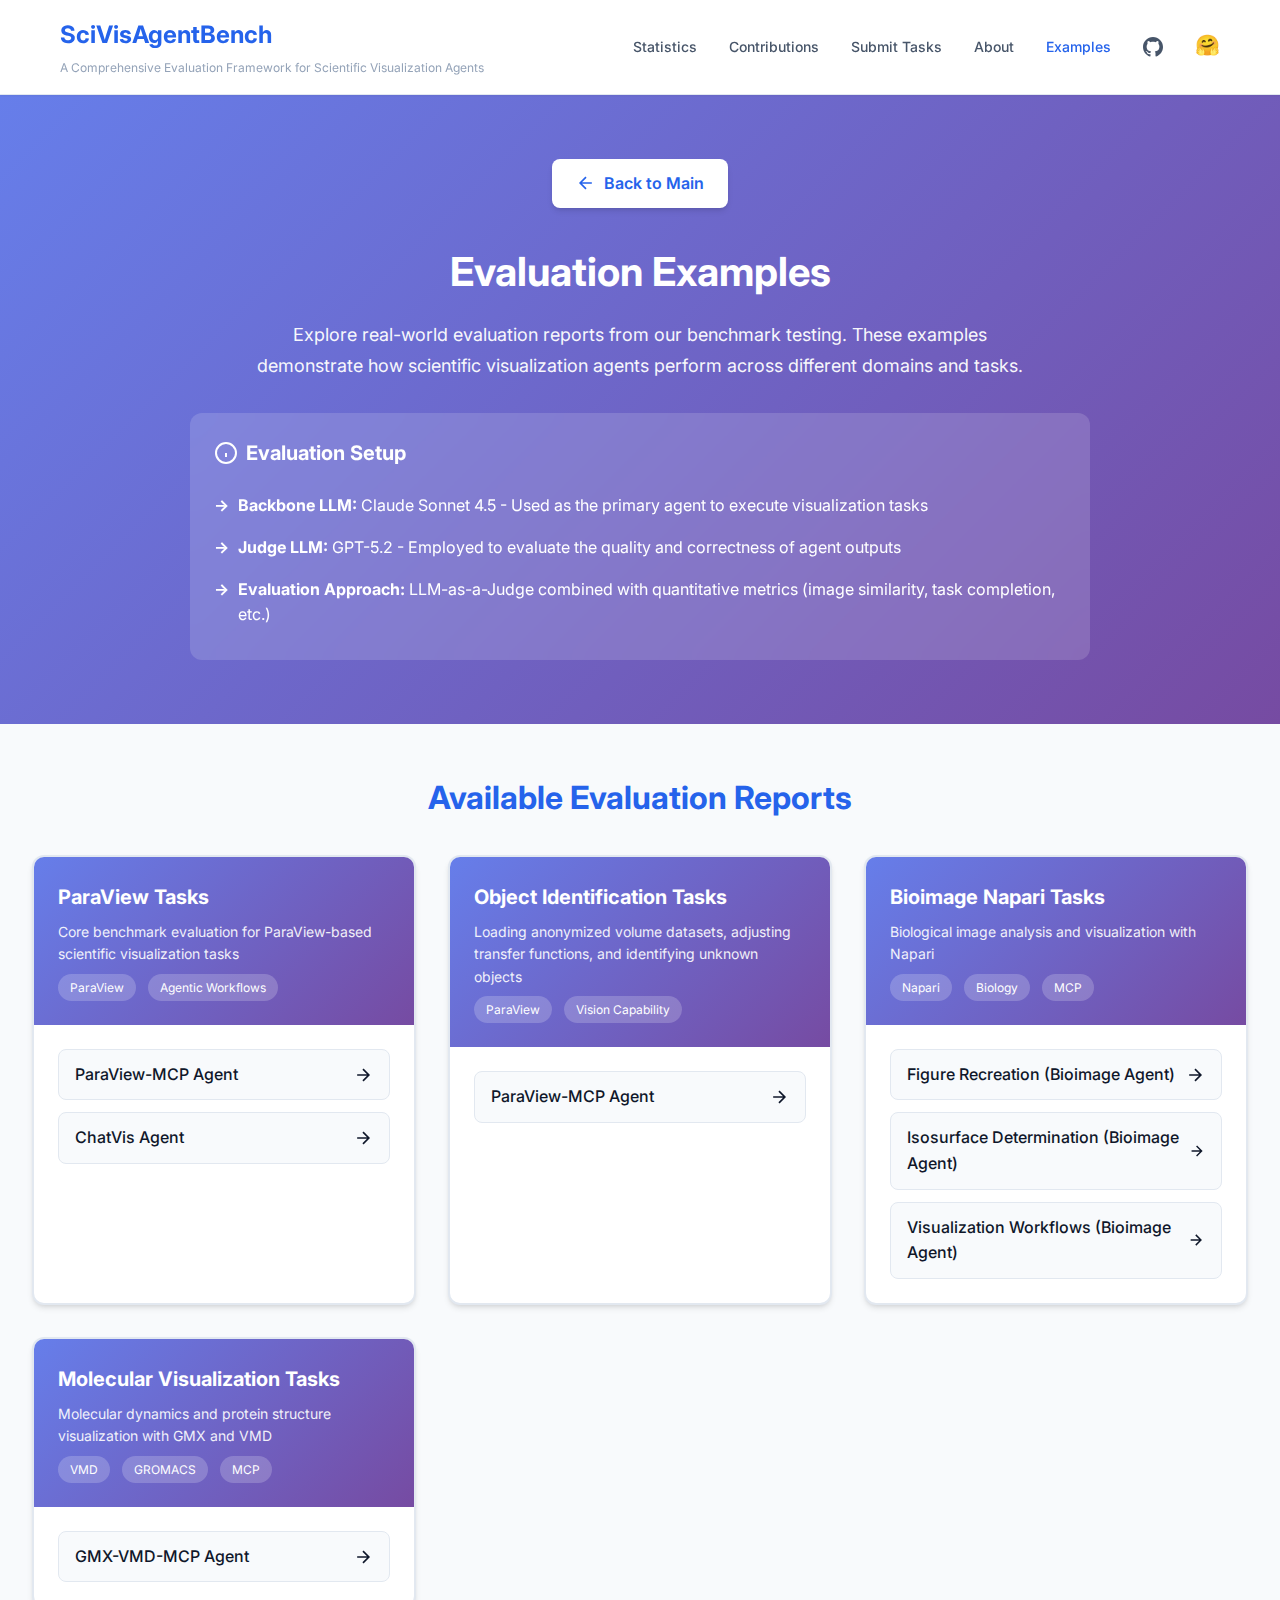
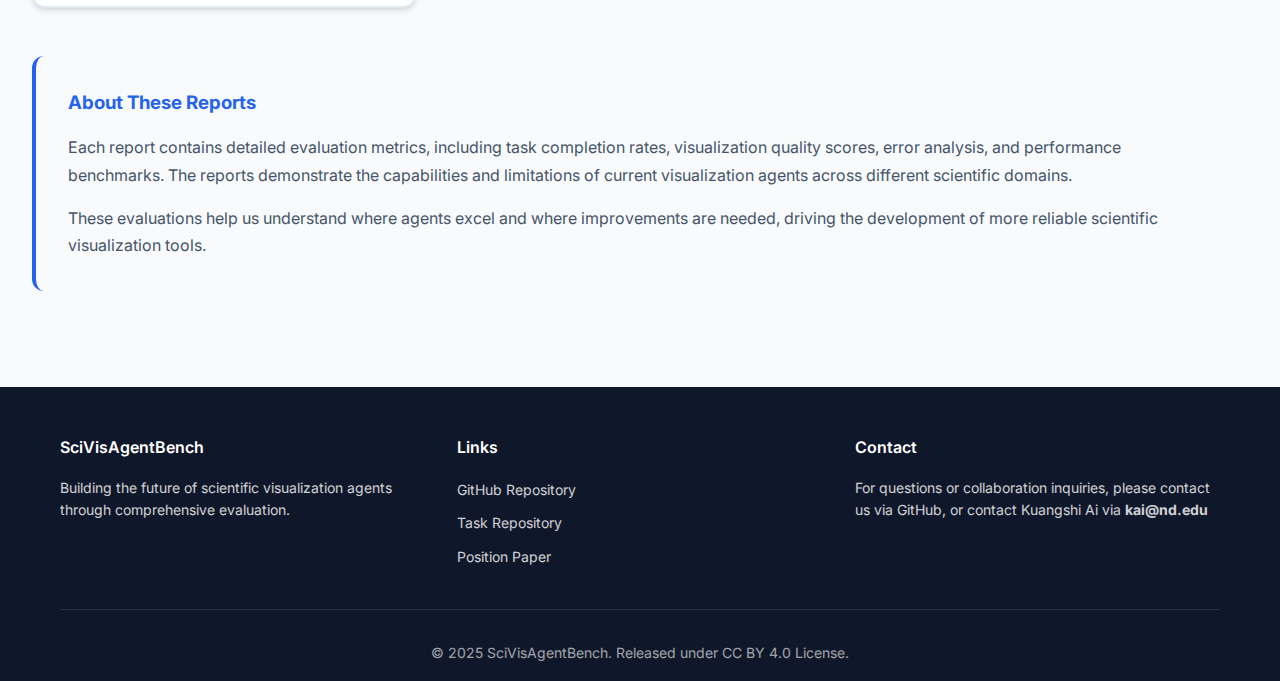
<file: examples.html>
<!DOCTYPE html>
<html lang="en">
<head>
    <meta charset="UTF-8">
    <meta name="viewport" content="width=device-width, initial-scale=1.0">
    <title>SciVisAgentBench - Evaluation Examples</title>
    <link rel="stylesheet" href="styles.css">
    <link href="https://fonts.googleapis.com/css2?family=Inter:wght@300;400;500;600;700&display=swap" rel="stylesheet">
    <style>
        .examples-hero {
            background: linear-gradient(135deg, #667eea 0%, #764ba2 100%);
            color: white;
            padding: 4rem 2rem;
            text-align: center;
        }

        .examples-hero h1 {
            font-size: 2.5rem;
            font-weight: 700;
            margin-bottom: 1rem;
        }

        .examples-hero p {
            font-size: 1.125rem;
            opacity: 0.95;
            max-width: 800px;
            margin: 0 auto 2rem;
            line-height: 1.7;
        }

        .eval-info {
            background: rgba(255, 255, 255, 0.15);
            backdrop-filter: blur(10px);
            border-radius: 12px;
            padding: 1.5rem;
            max-width: 900px;
            margin: 0 auto;
            text-align: left;
        }

        .eval-info h3 {
            font-size: 1.25rem;
            margin-bottom: 1rem;
            display: flex;
            align-items: center;
            gap: 0.5rem;
        }

        .eval-info ul {
            list-style: none;
            padding: 0;
        }

        .eval-info li {
            padding: 0.5rem 0;
            padding-left: 1.5rem;
            position: relative;
        }

        .eval-info li:before {
            content: "→";
            position: absolute;
            left: 0;
            font-weight: bold;
        }

        .examples-grid {
            padding: 3rem 2rem;
            max-width: 1400px;
            margin: 0 auto;
        }

        .examples-grid h2 {
            font-size: 2rem;
            color: var(--primary-color);
            margin-bottom: 2rem;
            text-align: center;
        }

        .report-cards {
            display: grid;
            grid-template-columns: repeat(auto-fill, minmax(350px, 1fr));
            gap: 2rem;
            margin-bottom: 3rem;
        }

        .report-card {
            background: white;
            border-radius: 12px;
            box-shadow: var(--shadow-md);
            overflow: hidden;
            transition: transform 0.3s, box-shadow 0.3s;
            border: 2px solid var(--border-color);
        }

        .report-card:hover {
            transform: translateY(-5px);
            box-shadow: var(--shadow-xl);
            border-color: var(--primary-color);
        }

        .report-card-header {
            background: linear-gradient(135deg, #667eea 0%, #764ba2 100%);
            color: white;
            padding: 1.5rem;
        }

        .report-card-header h3 {
            font-size: 1.25rem;
            margin-bottom: 0.5rem;
        }

        .report-card-header p {
            font-size: 0.875rem;
            opacity: 0.9;
        }

        .report-card-body {
            padding: 1.5rem;
        }

        .report-links {
            display: flex;
            flex-direction: column;
            gap: 0.75rem;
        }

        .report-link {
            display: flex;
            align-items: center;
            justify-content: space-between;
            padding: 0.75rem 1rem;
            background: var(--bg-secondary);
            border-radius: 8px;
            text-decoration: none;
            color: var(--text-primary);
            transition: all 0.2s;
            border: 1px solid var(--border-color);
        }

        .report-link:hover {
            background: var(--primary-color);
            color: white;
            transform: translateX(5px);
        }

        .report-link span {
            font-weight: 500;
        }

        .report-link svg {
            width: 20px;
            height: 20px;
        }

        .back-button {
            display: inline-flex;
            align-items: center;
            gap: 0.5rem;
            padding: 0.75rem 1.5rem;
            background: white;
            color: var(--primary-color);
            text-decoration: none;
            border-radius: 8px;
            font-weight: 600;
            transition: all 0.2s;
            box-shadow: var(--shadow-md);
        }

        .back-button:hover {
            transform: translateX(-5px);
            box-shadow: var(--shadow-lg);
        }

        .tech-badge {
            display: inline-block;
            padding: 0.25rem 0.75rem;
            background: rgba(255, 255, 255, 0.2);
            border-radius: 20px;
            font-size: 0.75rem;
            margin-top: 0.5rem;
            margin-right: 0.5rem;
        }
    </style>
</head>
<body>
    <nav class="navbar">
        <div class="container">
            <div class="nav-brand">
                <h1>SciVisAgentBench</h1>
                <p class="tagline">A Comprehensive Evaluation Framework for Scientific Visualization Agents</p>
            </div>
            <ul class="nav-links">
                <li><a href="index.html">Statistics</a></li>
                <li><a href="index.html#contributions">Contributions</a></li>
                <li><a href="index.html#submit">Submit Tasks</a></li>
                <li><a href="index.html#about">About</a></li>
                <li><a href="examples.html" class="active">Examples</a></li>
                <li>
                    <a href="https://github.com/KuangshiAi/SciVisAgentBench" target="_blank" title="GitHub">
                        <svg width="20" height="20" viewBox="0 0 24 24" fill="currentColor">
                            <path d="M12 0c-6.626 0-12 5.373-12 12 0 5.302 3.438 9.8 8.207 11.387.599.111.793-.261.793-.577v-2.234c-3.338.726-4.033-1.416-4.033-1.416-.546-1.387-1.333-1.756-1.333-1.756-1.089-.745.083-.729.083-.729 1.205.084 1.839 1.237 1.839 1.237 1.07 1.834 2.807 1.304 3.492.997.107-.775.418-1.305.762-1.604-2.665-.305-5.467-1.334-5.467-5.931 0-1.311.469-2.381 1.236-3.221-.124-.303-.535-1.524.117-3.176 0 0 1.008-.322 3.301 1.23.957-.266 1.983-.399 3.003-.404 1.02.005 2.047.138 3.006.404 2.291-1.552 3.297-1.23 3.297-1.23.653 1.653.242 2.874.118 3.176.77.84 1.235 1.911 1.235 3.221 0 4.609-2.807 5.624-5.479 5.921.43.372.823 1.102.823 2.222v3.293c0 .319.192.694.801.576 4.765-1.589 8.199-6.086 8.199-11.386 0-6.627-5.373-12-12-12z"/>
                        </svg>
                    </a>
                </li>
                <li>
                    <a href="https://huggingface.co/datasets/SciVisAgentBench/SciVisAgentBench-tasks" target="_blank" title="Hugging Face" style="font-size: 20px; line-height: 1;">
                        🤗
                    </a>
                </li>
            </ul>
        </div>
    </nav>

    <main>
        <div class="examples-hero">
            <div style="margin-bottom: 2rem;">
                <a href="index.html" class="back-button">
                    <svg width="20" height="20" viewBox="0 0 24 24" fill="none" stroke="currentColor" stroke-width="2">
                        <path d="M19 12H5M12 19l-7-7 7-7"/>
                    </svg>
                    Back to Main
                </a>
            </div>

            <h1>Evaluation Examples</h1>
            <p>
                Explore real-world evaluation reports from our benchmark testing. These examples demonstrate how
                scientific visualization agents perform across different domains and tasks.
            </p>

            <div class="eval-info">
                <h3>
                    <svg width="24" height="24" viewBox="0 0 24 24" fill="none" stroke="currentColor" stroke-width="2">
                        <circle cx="12" cy="12" r="10"/>
                        <line x1="12" y1="16" x2="12" y2="12"/>
                        <line x1="12" y1="8" x2="12.01" y2="8"/>
                    </svg>
                    Evaluation Setup
                </h3>
                <ul>
                    <li><strong>Backbone LLM:</strong> Claude Sonnet 4.5 - Used as the primary agent to execute visualization tasks</li>
                    <li><strong>Judge LLM:</strong> GPT-5.2 - Employed to evaluate the quality and correctness of agent outputs</li>
                    <li><strong>Evaluation Approach:</strong> LLM-as-a-Judge combined with quantitative metrics (image similarity, task completion, etc.)</li>
                </ul>
            </div>
        </div>

        <div class="examples-grid">
            <h2>Available Evaluation Reports</h2>

            <div class="report-cards">
                <!-- ParaView Tasks Report -->
                <div class="report-card">
                    <div class="report-card-header">
                        <h3>ParaView Tasks</h3>
                        <p>Core benchmark evaluation for ParaView-based scientific visualization tasks</p>
                        <span class="tech-badge">ParaView</span>
                        <span class="tech-badge">Agentic Workflows</span>
                    </div>
                    <div class="report-card-body">
                        <div class="report-links">
                            <a href="eval_reports/paraview/paraview_mcp/report.html" class="report-link">
                                <span>ParaView-MCP Agent</span>
                                <svg viewBox="0 0 24 24" fill="none" stroke="currentColor" stroke-width="2">
                                    <path d="M5 12h14M12 5l7 7-7 7"/>
                                </svg>
                            </a>
                            <a href="eval_reports/paraview/chatvis/report.html" class="report-link">
                                <span>ChatVis Agent</span>
                                <svg viewBox="0 0 24 24" fill="none" stroke="currentColor" stroke-width="2">
                                    <path d="M5 12h14M12 5l7 7-7 7"/>
                                </svg>
                            </a>
                        </div>
                    </div>
                </div>

                <!-- Anonymized ParaView MCP Report -->
                <div class="report-card">
                    <div class="report-card-header">
                        <h3>Object Identification Tasks</h3>
                        <p>Loading anonymized volume datasets, adjusting transfer functions, and identifying unknown objects</p>
                        <span class="tech-badge">ParaView</span>
                        <span class="tech-badge">Vision Capability</span>
                    </div>
                    <div class="report-card-body">
                        <div class="report-links">
                            <a href="eval_reports/anonymized-paraview_mcp/report.html" class="report-link">
                                <span>ParaView-MCP Agent</span>
                                <svg viewBox="0 0 24 24" fill="none" stroke="currentColor" stroke-width="2">
                                    <path d="M5 12h14M12 5l7 7-7 7"/>
                                </svg>
                            </a>
                        </div>
                    </div>
                </div>

                <!-- BioImage Napari MCP Reports -->
                <div class="report-card">
                    <div class="report-card-header">
                        <h3>Bioimage Napari Tasks</h3>
                        <p>Biological image analysis and visualization with Napari</p>
                        <span class="tech-badge">Napari</span>
                        <span class="tech-badge">Biology</span>
                        <span class="tech-badge">MCP</span>
                    </div>
                    <div class="report-card-body">
                        <div class="report-links">
                            <a href="eval_reports/bioimage-napari_mcp/eval_figure_recreation/report.html" class="report-link">
                                <span>Figure Recreation (Bioimage Agent)</span>
                                <svg viewBox="0 0 24 24" fill="none" stroke="currentColor" stroke-width="2">
                                    <path d="M5 12h14M12 5l7 7-7 7"/>
                                </svg>
                            </a>
                            <a href="eval_reports/bioimage-napari_mcp/eval_iso_surface_determination/report.html" class="report-link">
                                <span>Isosurface Determination (Bioimage Agent)</span>
                                <svg viewBox="0 0 24 24" fill="none" stroke="currentColor" stroke-width="2">
                                    <path d="M5 12h14M12 5l7 7-7 7"/>
                                </svg>
                            </a>
                            <a href="eval_reports/bioimage-napari_mcp/eval_visualization_workflows/report.html" class="report-link">
                                <span>Visualization Workflows (Bioimage Agent)</span>
                                <svg viewBox="0 0 24 24" fill="none" stroke="currentColor" stroke-width="2">
                                    <path d="M5 12h14M12 5l7 7-7 7"/>
                                </svg>
                            </a>
                        </div>
                    </div>
                </div>

                <!-- Molecular Visualization Report -->
                <div class="report-card">
                    <div class="report-card-header">
                        <h3>Molecular Visualization Tasks</h3>
                        <p>Molecular dynamics and protein structure visualization with GMX and VMD</p>
                        <span class="tech-badge">VMD</span>
                        <span class="tech-badge">GROMACS</span>
                        <span class="tech-badge">MCP</span>
                    </div>
                    <div class="report-card-body">
                        <div class="report-links">
                            <a href="eval_reports/molecular_vis-gmx_vmd_mcp/report.html" class="report-link">
                                <span>GMX-VMD-MCP Agent</span>
                                <svg viewBox="0 0 24 24" fill="none" stroke="currentColor" stroke-width="2">
                                    <path d="M5 12h14M12 5l7 7-7 7"/>
                                </svg>
                            </a>
                        </div>
                    </div>
                </div>
            </div>

            <div style="background: var(--bg-secondary); padding: 2rem; border-radius: 12px; margin-top: 2rem; border-left: 4px solid var(--primary-color);">
                <h3 style="color: var(--primary-color); margin-bottom: 1rem;">About These Reports</h3>
                <p style="color: var(--text-secondary); line-height: 1.7;">
                    Each report contains detailed evaluation metrics, including task completion rates, visualization quality scores,
                    error analysis, and performance benchmarks. The reports demonstrate the capabilities and limitations of
                    current visualization agents across different scientific domains.
                </p>
                <p style="color: var(--text-secondary); line-height: 1.7; margin-top: 1rem;">
                    These evaluations help us understand where agents excel and where improvements are needed, driving
                    the development of more reliable scientific visualization tools.
                </p>
            </div>
        </div>
    </main>

    <footer class="footer" style="margin-top: 3rem;">
        <div class="container">
            <div class="footer-content">
                <div class="footer-section">
                    <h4>SciVisAgentBench</h4>
                    <p>Building the future of scientific visualization agents through comprehensive evaluation.</p>
                </div>
                <div class="footer-section">
                    <h4>Links</h4>
                    <ul>
                        <li><a href="https://github.com/KuangshiAi/SciVisAgentBench">GitHub Repository</a></li>
                        <li><a href="https://huggingface.co/datasets/SciVisAgentBench/SciVisAgentBench-tasks">Task Repository</a></li>
                        <li><a href="https://arxiv.org/abs/2509.15160" target="_blank">Position Paper</a></li>
                    </ul>
                </div>
                <div class="footer-section">
                    <h4>Contact</h4>
                    <p>For questions or collaboration inquiries, please contact us via GitHub, or contact Kuangshi Ai via <strong>kai@nd.edu</strong></p>
                </div>
            </div>
            <div class="footer-bottom">
                <p>&copy; 2025 SciVisAgentBench. Released under CC BY 4.0 License.</p>
            </div>
        </div>
    </footer>
</body>
</html>
</file>
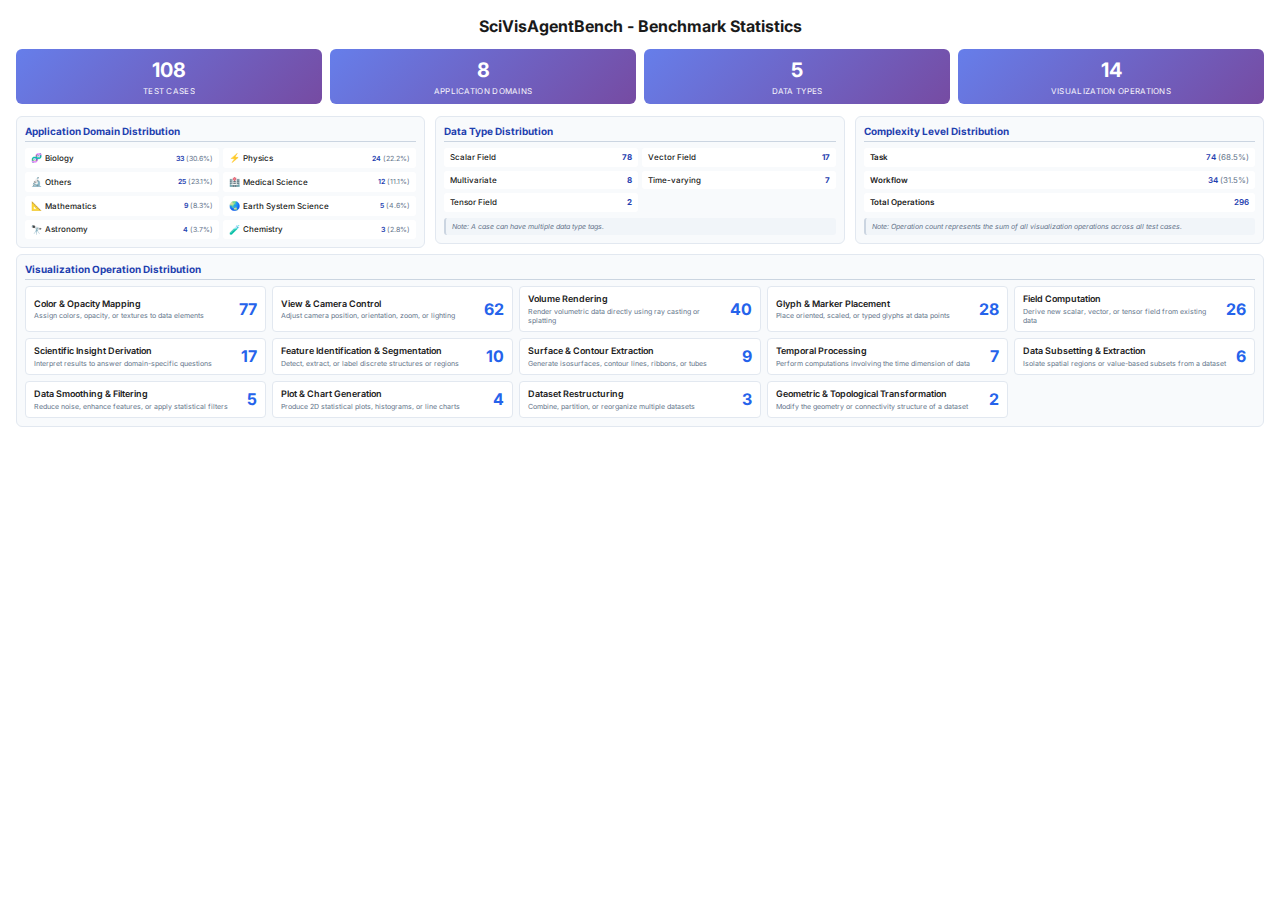
<file: statistics-figure.html>
<!DOCTYPE html>
<html lang="en">
<head>
    <meta charset="UTF-8">
    <meta name="viewport" content="width=device-width, initial-scale=1.0">
    <title>SciVisAgentBench Statistics - Figure</title>
    <link href="https://fonts.googleapis.com/css2?family=Inter:wght@400;500;600;700&display=swap" rel="stylesheet">
    <style>
        * {
            margin: 0;
            padding: 0;
            box-sizing: border-box;
        }

        body {
            font-family: 'Inter', -apple-system, BlinkMacSystemFont, 'Segoe UI', sans-serif;
            font-size: 9px;
            line-height: 1.3;
            color: #1a1a1a;
            background: white;
            padding: 16px;
            max-width: 1320px;
            margin: 0 auto;
        }

        .header {
            text-align: center;
            margin-bottom: 12px;
        }

        .header h1 {
            font-size: 16px;
            font-weight: 700;
            color: #1a1a1a;
        }

        .stats-overview {
            display: grid;
            grid-template-columns: repeat(4, 1fr);
            gap: 8px;
            margin-bottom: 12px;
        }

        .stat-box {
            background: linear-gradient(135deg, #667eea 0%, #764ba2 100%);
            color: white;
            padding: 8px;
            border-radius: 6px;
            text-align: center;
        }

        .stat-number {
            font-size: 20px;
            font-weight: 700;
            display: block;
            margin-bottom: 2px;
        }

        .stat-label {
            font-size: 8px;
            opacity: 0.95;
            text-transform: uppercase;
            letter-spacing: 0.3px;
        }

        .content-grid {
            display: grid;
            grid-template-columns: repeat(3, 1fr);
            gap: 10px;
            margin-bottom: 6px;
            align-items: start;
        }

        .section {
            background: #f8fafc;
            border: 1px solid #e2e8f0;
            border-radius: 6px;
            padding: 8px;
        }

        .section-title {
            font-size: 10px;
            font-weight: 700;
            color: #1e40af;
            margin-bottom: 6px;
            border-bottom: 1px solid #cbd5e1;
            padding-bottom: 3px;
        }

        .domain-list {
            display: grid;
            grid-template-columns: repeat(2, 1fr);
            gap: 4px;
        }

        .domain-item {
            display: flex;
            align-items: center;
            justify-content: space-between;
            padding: 4px 6px;
            background: white;
            border-radius: 3px;
            font-size: 8px;
        }

        .domain-name {
            display: flex;
            align-items: center;
            gap: 3px;
            font-weight: 500;
        }

        .domain-emoji {
            font-size: 9px;
        }

        .domain-stats {
            font-size: 7px;
            color: #64748b;
        }

        .domain-count {
            font-weight: 600;
            color: #1e40af;
        }

        .complexity-list {
            display: flex;
            flex-direction: column;
            gap: 4px;
        }

        .complexity-item {
            background: white;
            border-radius: 3px;
            padding: 4px 6px;
            display: flex;
            justify-content: space-between;
            align-items: center;
        }

        .complexity-label {
            font-size: 8px;
            font-weight: 600;
        }

        .complexity-value {
            font-size: 8px;
            color: #64748b;
        }

        .complexity-count {
            font-weight: 600;
            color: #1e40af;
        }

        .datatype-list {
            display: grid;
            grid-template-columns: repeat(2, 1fr);
            gap: 4px;
        }

        .datatype-item {
            padding: 4px 6px;
            background: white;
            border-radius: 3px;
            display: flex;
            justify-content: space-between;
            align-items: center;
            font-size: 8px;
        }

        .datatype-label {
            font-weight: 500;
        }

        .datatype-count {
            font-size: 8px;
            font-weight: 700;
            color: #1e40af;
        }

        .operations-section {
            grid-column: 1 / -1;
        }

        .operations-grid {
            display: grid;
            grid-template-columns: repeat(5, 1fr);
            gap: 6px;
            margin-top: 6px;
        }

        .operation-item {
            background: white;
            border: 1px solid #e2e8f0;
            border-radius: 4px;
            padding: 6px 8px;
            display: flex;
            justify-content: space-between;
            align-items: center;
        }

        .operation-info {
            flex: 1;
        }

        .operation-name {
            font-size: 9px;
            font-weight: 600;
            color: #1a1a1a;
            margin-bottom: 2px;
        }

        .operation-desc {
            font-size: 7px;
            color: #64748b;
            line-height: 1.3;
        }

        .operation-count {
            font-size: 16px;
            font-weight: 700;
            color: #2563eb;
            margin-left: 8px;
        }

        .note {
            font-size: 7px;
            color: #64748b;
            font-style: italic;
            margin-top: 6px;
            padding: 4px 6px;
            background: #f1f5f9;
            border-radius: 3px;
            border-left: 2px solid #cbd5e1;
        }

        @media print {
            body {
                padding: 0;
            }
            .section {
                page-break-inside: avoid;
            }
        }
    </style>
</head>
<body>
    <div class="header">
        <h1>SciVisAgentBench - Benchmark Statistics</h1>
    </div>

    <div class="stats-overview">
        <div class="stat-box">
            <span class="stat-number">108</span>
            <span class="stat-label">Test Cases</span>
        </div>
        <div class="stat-box">
            <span class="stat-number">8</span>
            <span class="stat-label">Application Domains</span>
        </div>
        <div class="stat-box">
            <span class="stat-number">5</span>
            <span class="stat-label">Data Types</span>
        </div>
        <div class="stat-box">
            <span class="stat-number">14</span>
            <span class="stat-label">Visualization Operations</span>
        </div>
    </div>

    <div class="content-grid">
        <!-- Application Domain Distribution -->
        <div class="section">
            <div class="section-title">Application Domain Distribution</div>
            <div class="domain-list">
                <div class="domain-item">
                    <div class="domain-name"><span class="domain-emoji">🧬</span>Biology</div>
                    <div class="domain-stats"><span class="domain-count">33</span> (30.6%)</div>
                </div>
                <div class="domain-item">
                    <div class="domain-name"><span class="domain-emoji">⚡</span>Physics</div>
                    <div class="domain-stats"><span class="domain-count">24</span> (22.2%)</div>
                </div>
                <div class="domain-item">
                    <div class="domain-name"><span class="domain-emoji">🔬</span>Others</div>
                    <div class="domain-stats"><span class="domain-count">25</span> (23.1%)</div>
                </div>
                <div class="domain-item">
                    <div class="domain-name"><span class="domain-emoji">🏥</span>Medical Science</div>
                    <div class="domain-stats"><span class="domain-count">12</span> (11.1%)</div>
                </div>
                <div class="domain-item">
                    <div class="domain-name"><span class="domain-emoji">📐</span>Mathematics</div>
                    <div class="domain-stats"><span class="domain-count">9</span> (8.3%)</div>
                </div>
                <div class="domain-item">
                    <div class="domain-name"><span class="domain-emoji">🌏</span>Earth System Science</div>
                    <div class="domain-stats"><span class="domain-count">5</span> (4.6%)</div>
                </div>
                <div class="domain-item">
                    <div class="domain-name"><span class="domain-emoji">🔭</span>Astronomy</div>
                    <div class="domain-stats"><span class="domain-count">4</span> (3.7%)</div>
                </div>
                <div class="domain-item">
                    <div class="domain-name"><span class="domain-emoji">🧪</span>Chemistry</div>
                    <div class="domain-stats"><span class="domain-count">3</span> (2.8%)</div>
                </div>
            </div>
        </div>

        <!-- Data Type Distribution -->
        <div class="section">
            <div class="section-title">Data Type Distribution</div>
            <div class="datatype-list">
                <div class="datatype-item">
                    <div class="datatype-label">Scalar Field</div>
                    <div class="datatype-count">78</div>
                </div>
                <div class="datatype-item">
                    <div class="datatype-label">Vector Field</div>
                    <div class="datatype-count">17</div>
                </div>
                <div class="datatype-item">
                    <div class="datatype-label">Multivariate</div>
                    <div class="datatype-count">8</div>
                </div>
                <div class="datatype-item">
                    <div class="datatype-label">Time-varying</div>
                    <div class="datatype-count">7</div>
                </div>
                <div class="datatype-item">
                    <div class="datatype-label">Tensor Field</div>
                    <div class="datatype-count">2</div>
                </div>
            </div>
            <div class="note">
                Note: A case can have multiple data type tags.
            </div>
        </div>

        <!-- Complexity Level Distribution -->
        <div class="section">
            <div class="section-title">Complexity Level Distribution</div>
            <div class="complexity-list">
                <div class="complexity-item">
                    <div class="complexity-label">Task</div>
                    <div class="complexity-value"><span class="complexity-count">74</span> (68.5%)</div>
                </div>
                <div class="complexity-item">
                    <div class="complexity-label">Workflow</div>
                    <div class="complexity-value"><span class="complexity-count">34</span> (31.5%)</div>
                </div>
                <div class="complexity-item">
                    <div class="complexity-label">Total Operations</div>
                    <div class="complexity-value"><span class="complexity-count">296</span></div>
                </div>
            </div>
            <div class="note">
                Note: Operation count represents the sum of all visualization operations across all test cases.
            </div>
        </div>
    </div>

    <!-- Visualization Operations -->
    <div class="content-grid">
        <div class="section operations-section">
            <div class="section-title">Visualization Operation Distribution</div>
            <div class="operations-grid">
                <div class="operation-item">
                    <div class="operation-info">
                        <div class="operation-name">Color & Opacity Mapping</div>
                        <div class="operation-desc">Assign colors, opacity, or textures to data elements</div>
                    </div>
                    <div class="operation-count">77</div>
                </div>
                <div class="operation-item">
                    <div class="operation-info">
                        <div class="operation-name">View & Camera Control</div>
                        <div class="operation-desc">Adjust camera position, orientation, zoom, or lighting</div>
                    </div>
                    <div class="operation-count">62</div>
                </div>
                <div class="operation-item">
                    <div class="operation-info">
                        <div class="operation-name">Volume Rendering</div>
                        <div class="operation-desc">Render volumetric data directly using ray casting or splatting</div>
                    </div>
                    <div class="operation-count">40</div>
                </div>
                <div class="operation-item">
                    <div class="operation-info">
                        <div class="operation-name">Glyph & Marker Placement</div>
                        <div class="operation-desc">Place oriented, scaled, or typed glyphs at data points</div>
                    </div>
                    <div class="operation-count">28</div>
                </div>
                <div class="operation-item">
                    <div class="operation-info">
                        <div class="operation-name">Field Computation</div>
                        <div class="operation-desc">Derive new scalar, vector, or tensor field from existing data</div>
                    </div>
                    <div class="operation-count">26</div>
                </div>
                <div class="operation-item">
                    <div class="operation-info">
                        <div class="operation-name">Scientific Insight Derivation</div>
                        <div class="operation-desc">Interpret results to answer domain-specific questions</div>
                    </div>
                    <div class="operation-count">17</div>
                </div>
                <div class="operation-item">
                    <div class="operation-info">
                        <div class="operation-name">Feature Identification & Segmentation</div>
                        <div class="operation-desc">Detect, extract, or label discrete structures or regions</div>
                    </div>
                    <div class="operation-count">10</div>
                </div>
                <div class="operation-item">
                    <div class="operation-info">
                        <div class="operation-name">Surface & Contour Extraction</div>
                        <div class="operation-desc">Generate isosurfaces, contour lines, ribbons, or tubes</div>
                    </div>
                    <div class="operation-count">9</div>
                </div>
                <div class="operation-item">
                    <div class="operation-info">
                        <div class="operation-name">Temporal Processing</div>
                        <div class="operation-desc">Perform computations involving the time dimension of data</div>
                    </div>
                    <div class="operation-count">7</div>
                </div>
                <div class="operation-item">
                    <div class="operation-info">
                        <div class="operation-name">Data Subsetting & Extraction</div>
                        <div class="operation-desc">Isolate spatial regions or value-based subsets from a dataset</div>
                    </div>
                    <div class="operation-count">6</div>
                </div>
                <div class="operation-item">
                    <div class="operation-info">
                        <div class="operation-name">Data Smoothing & Filtering</div>
                        <div class="operation-desc">Reduce noise, enhance features, or apply statistical filters</div>
                    </div>
                    <div class="operation-count">5</div>
                </div>
                <div class="operation-item">
                    <div class="operation-info">
                        <div class="operation-name">Plot & Chart Generation</div>
                        <div class="operation-desc">Produce 2D statistical plots, histograms, or line charts</div>
                    </div>
                    <div class="operation-count">4</div>
                </div>
                <div class="operation-item">
                    <div class="operation-info">
                        <div class="operation-name">Dataset Restructuring</div>
                        <div class="operation-desc">Combine, partition, or reorganize multiple datasets</div>
                    </div>
                    <div class="operation-count">3</div>
                </div>
                <div class="operation-item">
                    <div class="operation-info">
                        <div class="operation-name">Geometric & Topological Transformation</div>
                        <div class="operation-desc">Modify the geometry or connectivity structure of a dataset</div>
                    </div>
                    <div class="operation-count">2</div>
                </div>
            </div>
        </div>
    </div>
</body>
</html>
</file>
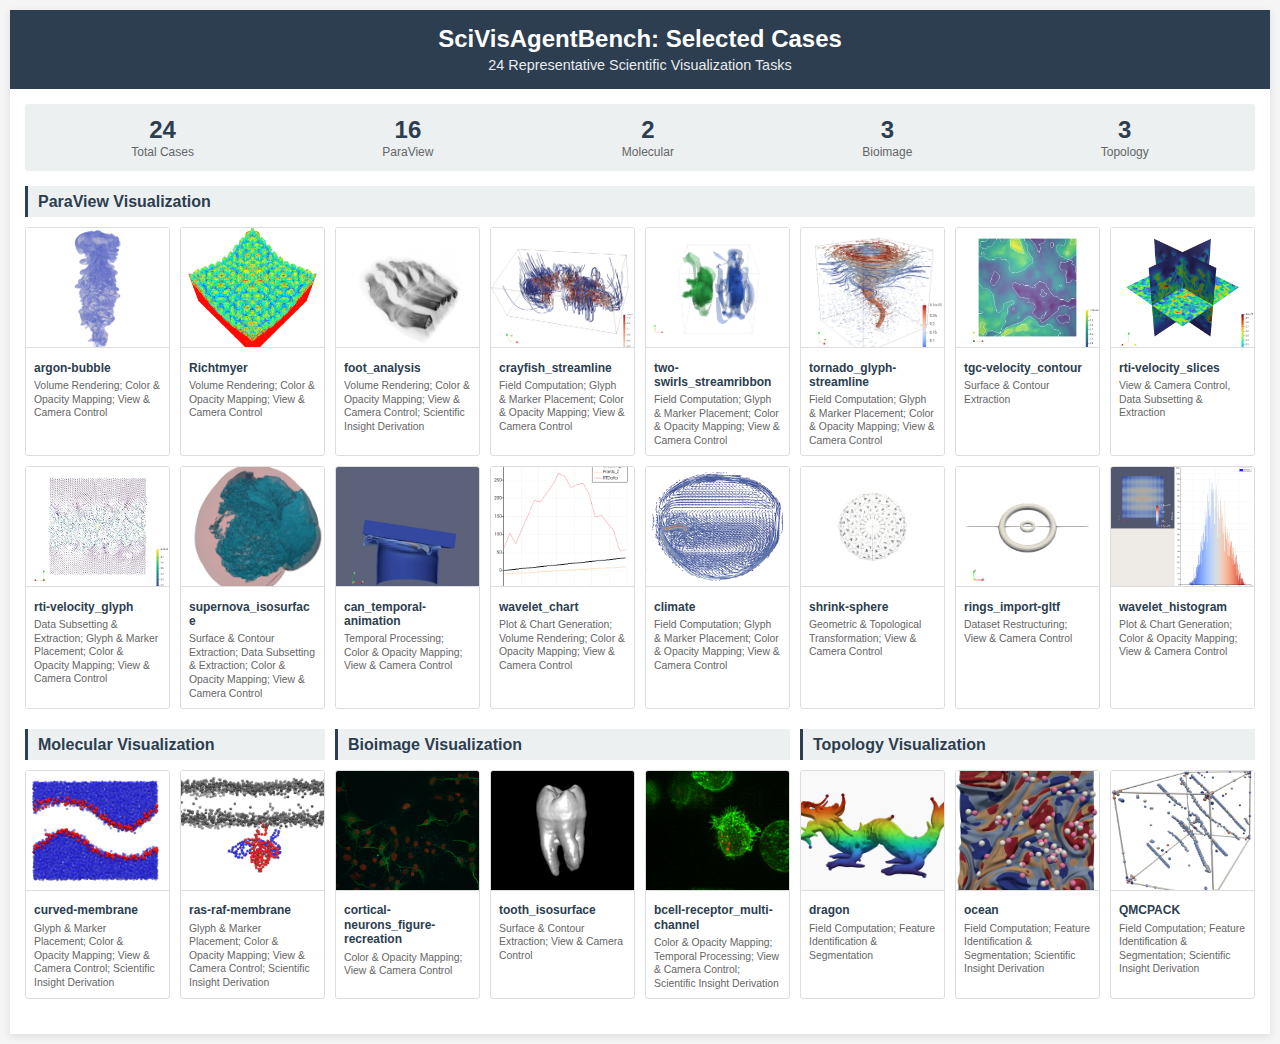
<file: showcase/showcase.html>
<!DOCTYPE html>
<html lang="en">
<head>
    <meta charset="UTF-8">
    <meta name="viewport" content="width=device-width, initial-scale=1.0">
    <title>SciVisAgentBench - 21 Selected Cases</title>
    <style>
        * {
            margin: 0;
            padding: 0;
            box-sizing: border-box;
        }

        body {
            font-family: 'Arial', 'Helvetica', sans-serif;
            line-height: 1.2;
            color: #333;
            background: #f5f5f5;
            padding: 10px;
        }

        .container {
            max-width: 1600px;
            margin: 0 auto;
            background: white;
            box-shadow: 0 2px 8px rgba(0, 0, 0, 0.1);
        }

        header {
            background: #2c3e50;
            color: white;
            padding: 15px;
            text-align: center;
        }

        header h1 {
            font-size: 1.5em;
            margin-bottom: 3px;
            font-weight: 600;
        }

        header p {
            font-size: 0.9em;
            opacity: 0.9;
        }

        .content {
            padding: 15px;
        }

        .category-section {
            margin-bottom: 20px;
        }

        .category-header {
            display: flex;
            align-items: center;
            margin-bottom: 10px;
            padding: 6px 10px;
            background: #ecf0f1;
            border-left: 3px solid #2c3e50;
        }

        .category-title {
            font-size: 1em;
            font-weight: 600;
            color: #2c3e50;
        }

        .category-count {
            margin-left: auto;
            background: #2c3e50;
            color: white;
            padding: 3px 10px;
            border-radius: 10px;
            font-size: 0.75em;
            font-weight: 600;
        }

        .cases-grid {
            display: grid;
            grid-template-columns: repeat(8, 1fr);
            gap: 10px;
        }

        .case-card {
            background: white;
            border: 1px solid #ddd;
            border-radius: 3px;
            overflow: hidden;
            transition: all 0.2s ease;
        }

        .case-card:hover {
            box-shadow: 0 3px 8px rgba(0, 0, 0, 0.15);
            transform: translateY(-2px);
        }

        .case-image {
            width: 100%;
            height: 120px;
            object-fit: cover;
            background: #f9f9f9;
            border-bottom: 1px solid #ddd;
        }

        .case-content {
            padding: 8px;
        }

        .case-name {
            font-size: 0.75em;
            font-weight: 600;
            color: #2c3e50;
            margin-bottom: 4px;
            word-wrap: break-word;
        }

        .case-description {
            color: #666;
            font-size: 0.65em;
            line-height: 1.3;
        }

        .stats-bar {
            display: flex;
            justify-content: space-around;
            background: #ecf0f1;
            padding: 12px;
            margin-bottom: 15px;
            border-radius: 3px;
        }

        .stat-item {
            text-align: center;
        }

        .stat-number {
            font-size: 1.5em;
            font-weight: 700;
            color: #2c3e50;
        }

        .stat-label {
            color: #666;
            font-size: 0.75em;
            font-weight: 500;
        }

        @media print {
            body {
                background: white;
                padding: 0;
            }

            .container {
                box-shadow: none;
            }

            .case-card {
                break-inside: avoid;
            }
        }

        @media (max-width: 768px) {
            .cases-grid {
                grid-template-columns: repeat(2, 1fr);
            }
        }
    </style>
</head>
<body>
    <div class="container">
        <header>
            <h1>SciVisAgentBench: Selected Cases</h1>
            <p>24 Representative Scientific Visualization Tasks</p>
        </header>

        <div class="content">
            <div class="stats-bar">
                <div class="stat-item">
                    <div class="stat-number">24</div>
                    <div class="stat-label">Total Cases</div>
                </div>
                <div class="stat-item">
                    <div class="stat-number">16</div>
                    <div class="stat-label">ParaView</div>
                </div>
                <div class="stat-item">
                    <div class="stat-number">2</div>
                    <div class="stat-label">Molecular</div>
                </div>
                <div class="stat-item">
                    <div class="stat-number">3</div>
                    <div class="stat-label">Bioimage</div>
                </div>
                <div class="stat-item">
                    <div class="stat-number">3</div>
                    <div class="stat-label">Topology</div>
                </div>
            </div>

            <!-- ParaView Visualization -->
            <div class="category-section">
                <div class="category-header">
                    <h2 class="category-title">ParaView Visualization</h2>
                </div>
                <div class="cases-grid">
                    <div class="case-card">
                        <img src="images/paraview/argon-bubble.png" alt="argon-bubble" class="case-image">
                        <div class="case-content">
                            <div class="case-name">argon-bubble</div>
                            <div class="case-description">Volume Rendering; Color & Opacity Mapping; View & Camera Control</div>
                        </div>
                    </div>

                    <div class="case-card">
                        <img src="images/paraview/richtmyer.png" alt="richtmyer" class="case-image">
                        <div class="case-content">
                            <div class="case-name">Richtmyer</div>
                            <div class="case-description">Volume Rendering; Color & Opacity Mapping; View & Camera Control</div>
                        </div>
                    </div>

                    <div class="case-card">
                        <img src="images/paraview/foot.png" alt="foot" class="case-image">
                        <div class="case-content">
                            <div class="case-name">foot_analysis</div>
                            <div class="case-description">Volume Rendering; Color & Opacity Mapping; View & Camera Control; Scientific Insight Derivation</div>
                        </div>
                    </div>

                    <div class="case-card">
                        <img src="images/paraview/crayfish_streamline.png" alt="crayfish_streamline" class="case-image">
                        <div class="case-content">
                            <div class="case-name">crayfish_streamline</div>
                            <div class="case-description">Field Computation; Glyph & Marker Placement; Color & Opacity Mapping; View & Camera Control</div>
                        </div>
                    </div>

                    <div class="case-card">
                        <img src="images/paraview/twoswirls_streamribbon.png" alt="twoswirls_streamribbon" class="case-image">
                        <div class="case-content">
                            <div class="case-name">two-swirls_streamribbon</div>
                            <div class="case-description">Field Computation; Glyph & Marker Placement; Color & Opacity Mapping; View & Camera Control</div>
                        </div>
                    </div>

                    <div class="case-card">
                        <img src="images/paraview/tornado.png" alt="tornado" class="case-image">
                        <div class="case-content">
                            <div class="case-name">tornado_glyph-streamline</div>
                            <div class="case-description">Field Computation; Glyph & Marker Placement; Color & Opacity Mapping; View & Camera Control</div>
                        </div>
                    </div>

                    <div class="case-card">
                        <img src="images/paraview/tgc-velocity_contour.png" alt="tgc-velocity_contour" class="case-image">
                        <div class="case-content">
                            <div class="case-name">tgc-velocity_contour</div>
                            <div class="case-description">Surface & Contour Extraction</div>
                        </div>
                    </div>

                    <div class="case-card">
                        <img src="images/paraview/rti-velocity_slices.png" alt="rti-velocity_slices" class="case-image">
                        <div class="case-content">
                            <div class="case-name">rti-velocity_slices</div>
                            <div class="case-description">View & Camera Control, Data Subsetting & Extraction</div>
                        </div>
                    </div>

                    <div class="case-card">
                        <img src="images/paraview/rti-velocity_glyph.png" alt="rti-velocity_glyph" class="case-image">
                        <div class="case-content">
                            <div class="case-name">rti-velocity_glyph</div>
                            <div class="case-description">Data Subsetting & Extraction; Glyph & Marker Placement; Color & Opacity Mapping; View & Camera Control</div>
                        </div>
                    </div>

                    <div class="case-card">
                        <img src="images/paraview/supernova_isosurface.png" alt="supernova_isosurface" class="case-image">
                        <div class="case-content">
                            <div class="case-name">supernova_isosurface</div>
                            <div class="case-description">Surface & Contour Extraction; Data Subsetting & Extraction; Color & Opacity Mapping; View & Camera Control</div>
                        </div>
                    </div>

                    <div class="case-card">
                        <img src="images/paraview/time-varying.png" alt="can_temporal-animation" class="case-image">
                        <div class="case-content">
                            <div class="case-name">can_temporal-animation</div>
                            <div class="case-description">Temporal Processing; Color & Opacity Mapping; View & Camera Control</div>
                        </div>
                    </div>

                    <div class="case-card">
                        <img src="images/paraview/chart-opacity.png" alt="wavelet_chart" class="case-image">
                        <div class="case-content">
                            <div class="case-name">wavelet_chart</div>
                            <div class="case-description">Plot & Chart Generation; Volume Rendering; Color & Opacity Mapping; View & Camera Control</div>
                        </div>
                    </div>

                    <div class="case-card">
                        <img src="images/paraview/climate.png" alt="climate" class="case-image">
                        <div class="case-content">
                            <div class="case-name">climate</div>
                            <div class="case-description">Field Computation; Glyph & Marker Placement; Color & Opacity Mapping; View & Camera Control</div>
                        </div>
                    </div>

                    <div class="case-card">
                        <img src="images/paraview/shrink-sphere.png" alt="shrink-sphere" class="case-image">
                        <div class="case-content">
                            <div class="case-name">shrink-sphere</div>
                            <div class="case-description">Geometric & Topological Transformation; View & Camera Control</div>
                        </div>
                    </div>

                    <div class="case-card">
                        <img src="images/paraview/import-gltf.png" alt="rings_import-gltf" class="case-image">
                        <div class="case-content">
                            <div class="case-name">rings_import-gltf</div>
                            <div class="case-description">Dataset Restructuring; View & Camera Control</div>
                        </div>
                    </div>

                    <div class="case-card">
                        <img src="images/paraview/render-histogram.png" alt="wavelet_histogram" class="case-image">
                        <div class="case-content">
                            <div class="case-name">wavelet_histogram</div>
                            <div class="case-description">Plot & Chart Generation; Color & Opacity Mapping; View & Camera Control</div>
                        </div>
                    </div>
                </div>
            </div>

            <!-- Category Labels Row -->
            <div style="display: grid; grid-template-columns: repeat(8, 1fr); gap: 10px; margin-bottom: 10px;">
                <div style="grid-column: 1 / 3;">
                    <div class="category-header" style="margin: 0;">
                        <h2 class="category-title">Molecular Visualization</h2>
                    </div>
                </div>
                <div style="grid-column: 3 / 6;">
                    <div class="category-header" style="margin: 0;">
                        <h2 class="category-title">Bioimage Visualization</h2>
                    </div>
                </div>
                <div style="grid-column: 6 / 9;">
                    <div class="category-header" style="margin: 0;">
                        <h2 class="category-title">Topology Visualization</h2>
                    </div>
                </div>
            </div>

            <!-- Combined Row: Molecular, Bioimage, and Topology -->
            <div class="category-section" style="margin-bottom: 20px;">
                <div class="cases-grid">
                    <!-- Molecular Visualization (2 cases) -->
                    <div style="grid-column: 1 / 3; display: contents;">
                        <div class="case-card">
                            <img src="images/molecular/curved-membrane.png" alt="curved-membrane" class="case-image">
                            <div class="case-content">
                                <div class="case-name">curved-membrane</div>
                                <div class="case-description">Glyph & Marker Placement; Color & Opacity Mapping; View & Camera Control; Scientific Insight Derivation</div>
                            </div>
                        </div>
                        <div class="case-card">
                            <img src="images/molecular/ras-raf-membrane.png" alt="ras-raf-membrane" class="case-image">
                            <div class="case-content">
                                <div class="case-name">ras-raf-membrane</div>
                                <div class="case-description">Glyph & Marker Placement; Color & Opacity Mapping; View & Camera Control; Scientific Insight Derivation</div>
                            </div>
                        </div>
                    </div>

                    <!-- Bioimage Visualization (3 cases) -->
                    <div style="grid-column: 3 / 6; display: contents;">
                        <div class="case-card">
                            <img src="images/bioimage/eval_figure_recreation.png" alt="bio_figure-recreation" class="case-image">
                            <div class="case-content">
                                <div class="case-name">cortical-neurons_figure-recreation</div>
                                <div class="case-description">Color & Opacity Mapping; View & Camera Control</div>
                            </div>
                        </div>
                        <div class="case-card">
                            <img src="images/bioimage/eval_iso_surface_determination.png" alt="bio_isosurface-determination" class="case-image">
                            <div class="case-content">
                                <div class="case-name">tooth_isosurface</div>
                                <div class="case-description">Surface & Contour Extraction; View & Camera Control</div>
                            </div>
                        </div>
                        <div class="case-card">
                            <img src="images/bioimage/eval_visualization_workflows.png" alt="bio_visualization-workflows" class="case-image">
                            <div class="case-content">
                                <div class="case-name">bcell-receptor_multi-channel</div>
                                <div class="case-description">Color & Opacity Mapping; Temporal Processing; View & Camera Control; Scientific Insight Derivation</div>
                            </div>
                        </div>
                    </div>

                    <!-- Topology Visualization (3 cases) -->
                    <div style="grid-column: 6 / 9; display: contents;">
                        <div class="case-card">
                            <img src="images/topology/dragon.png" alt="dragon" class="case-image">
                            <div class="case-content">
                                <div class="case-name">dragon</div>
                                <div class="case-description">Field Computation; Feature Identification & Segmentation</div>
                            </div>
                        </div>
                        <div class="case-card">
                            <img src="images/topology/ocean.png" alt="ocean" class="case-image">
                            <div class="case-content">
                                <div class="case-name">ocean</div>
                                <div class="case-description">Field Computation; Feature Identification & Segmentation; Scientific Insight Derivation</div>
                            </div>
                        </div>
                        <div class="case-card">
                            <img src="images/topology/QMCPACK.png" alt="QMCPACK" class="case-image">
                            <div class="case-content">
                                <div class="case-name">QMCPACK</div>
                                <div class="case-description">Field Computation; Feature Identification & Segmentation; Scientific Insight Derivation</div>
                            </div>
                        </div>
                    </div>
                </div>
            </div>
        </div>
    </div>
</body>
</html>
</file>
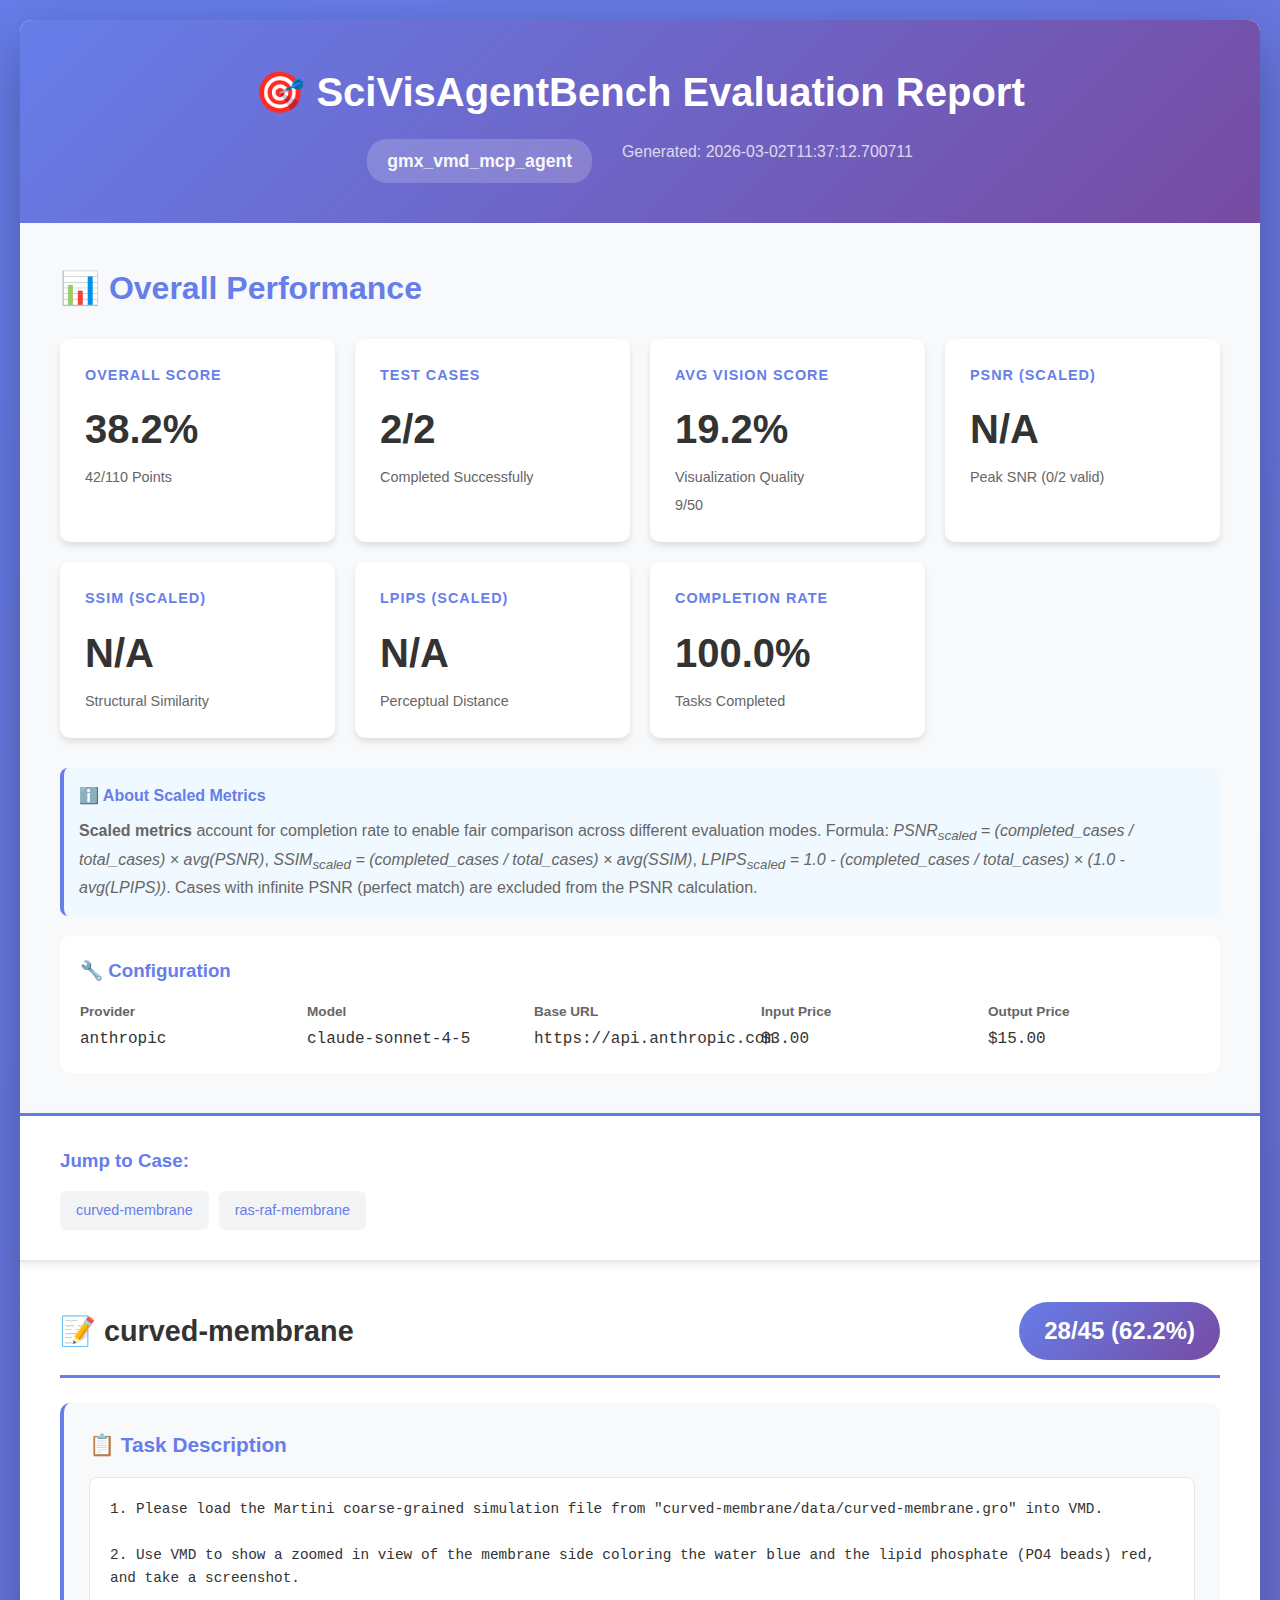
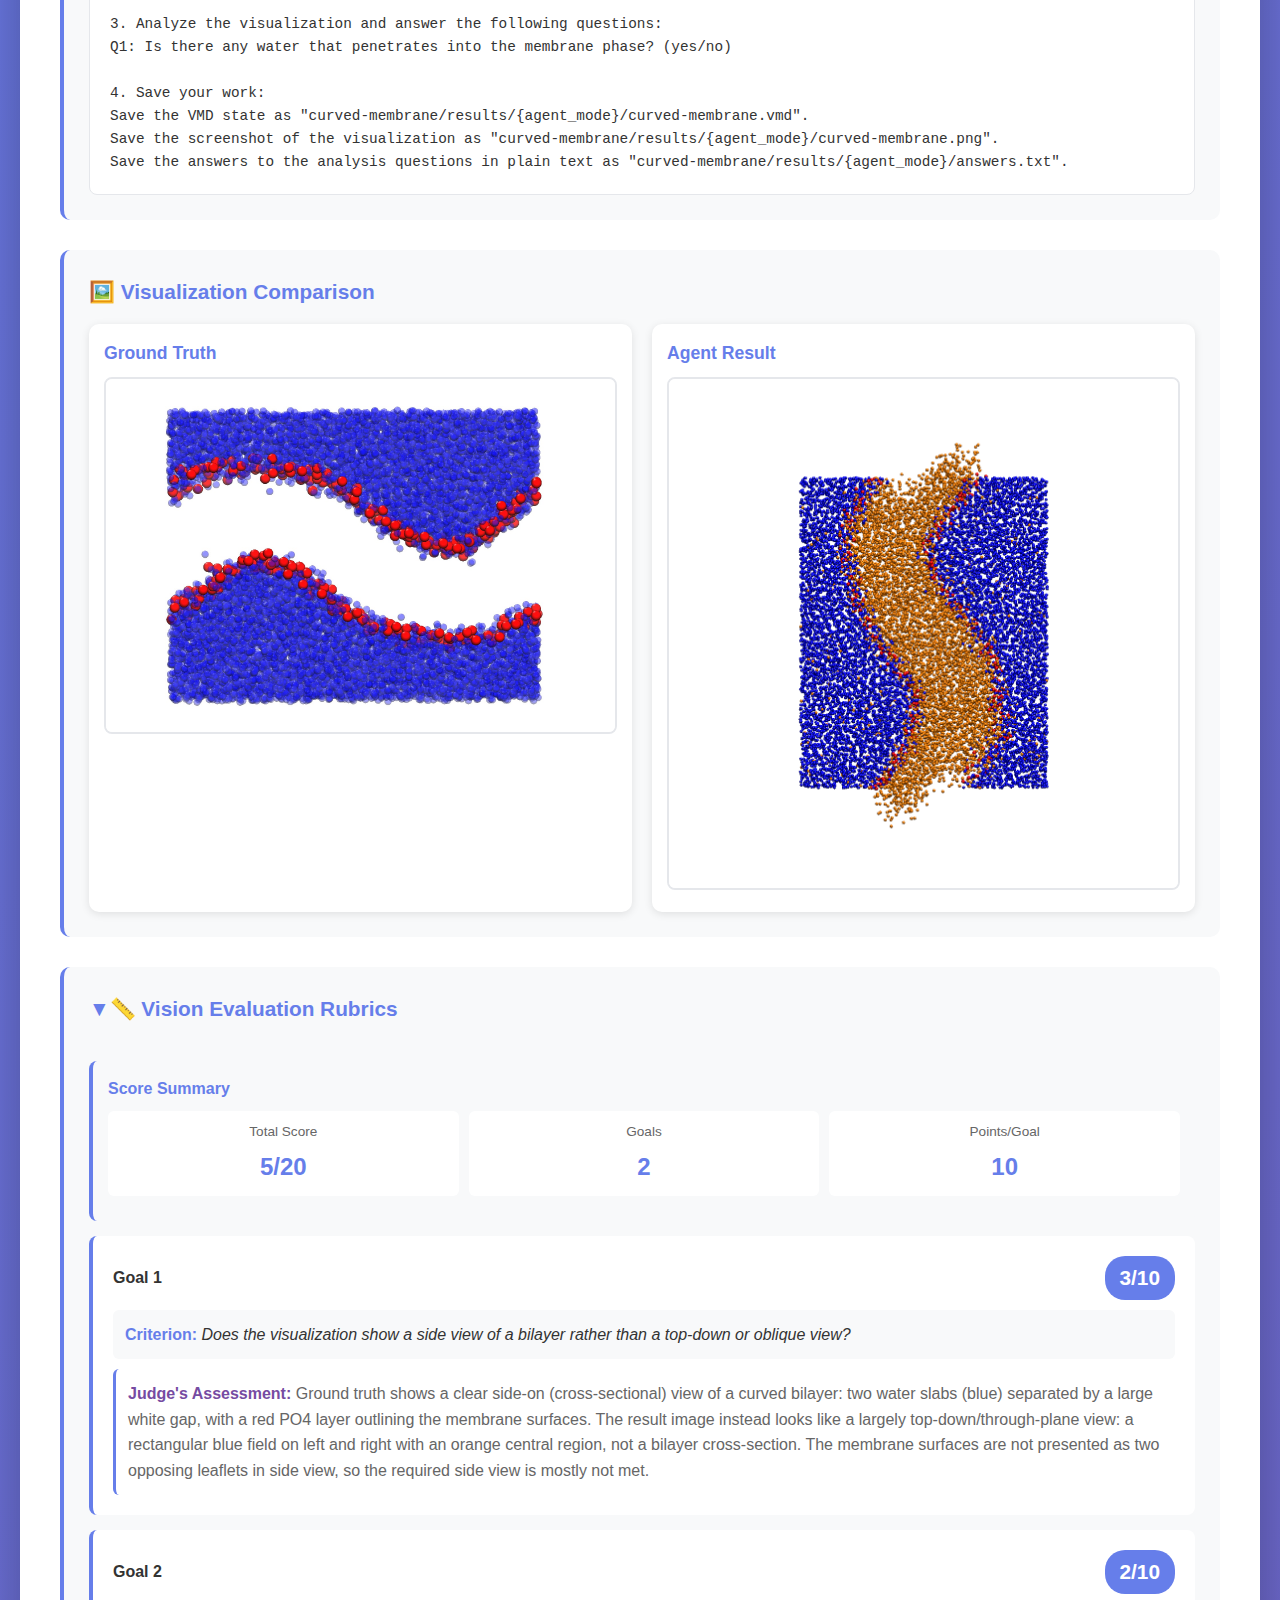
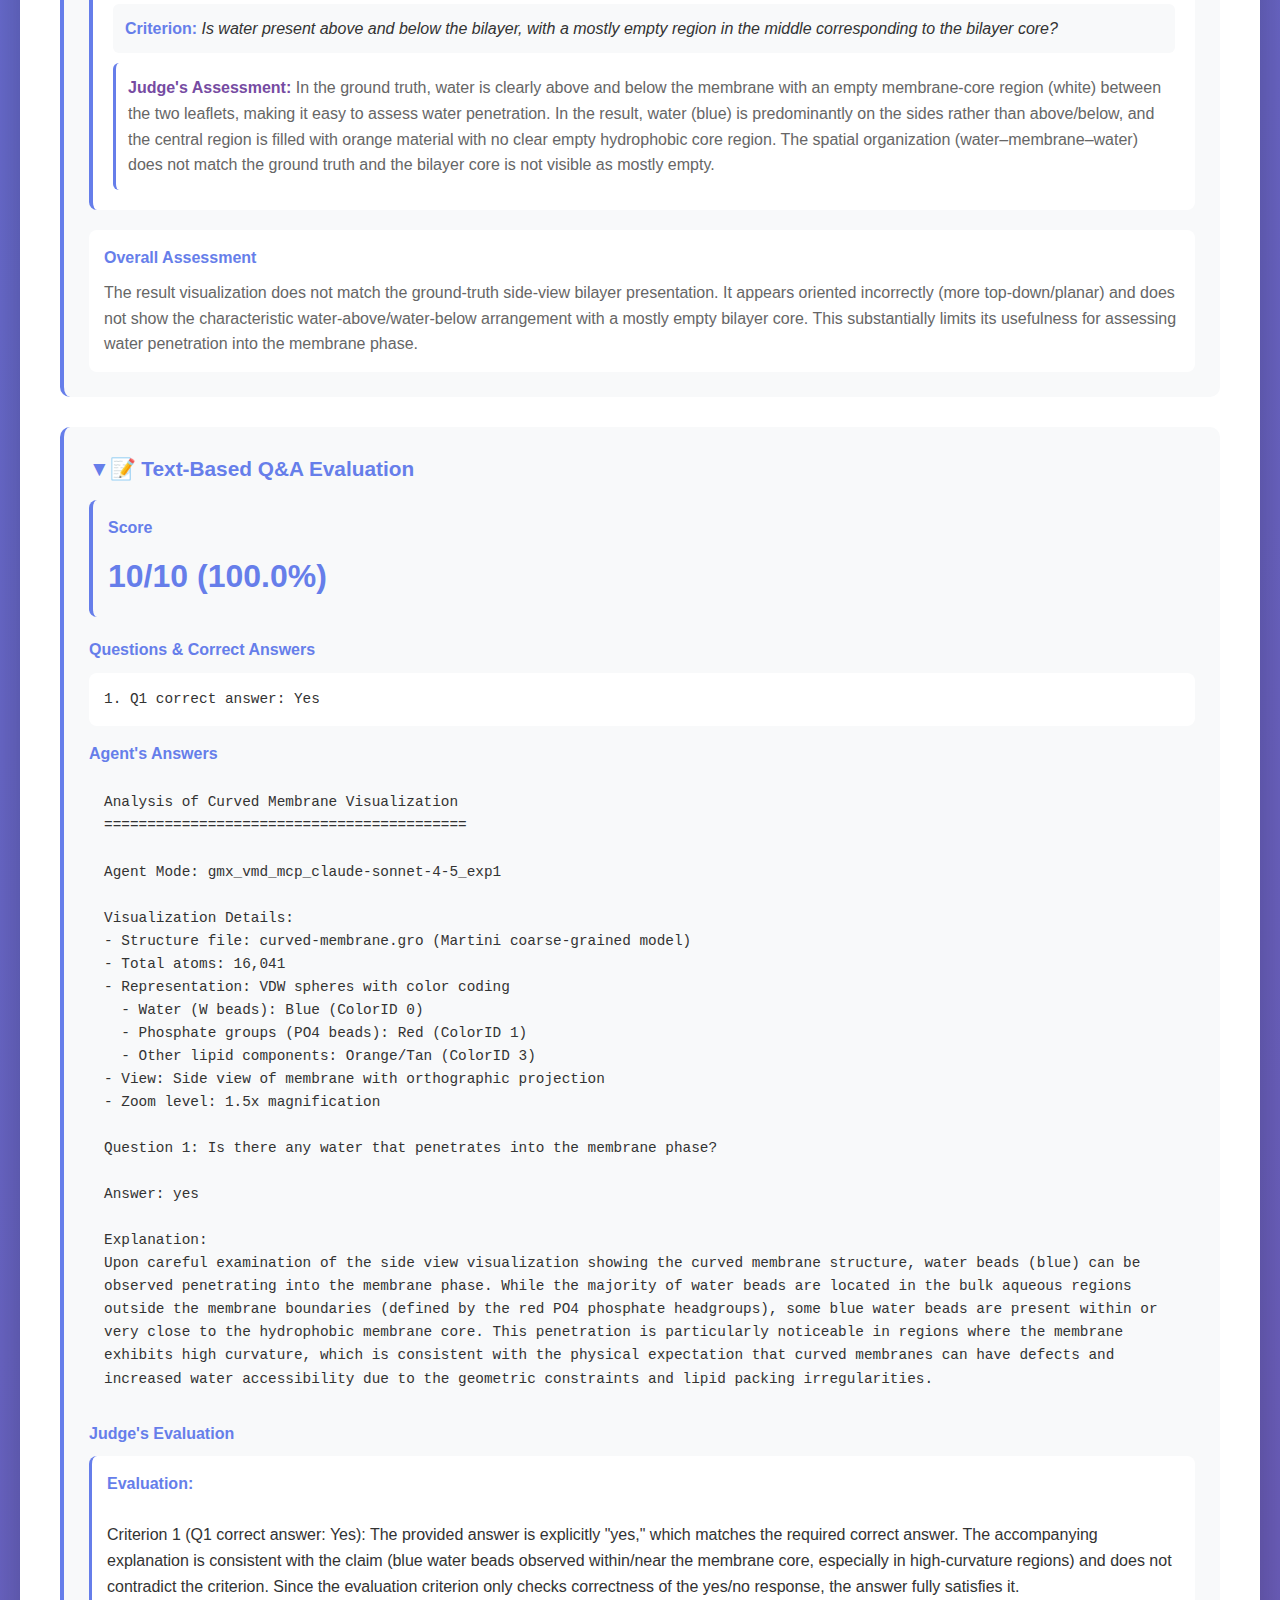
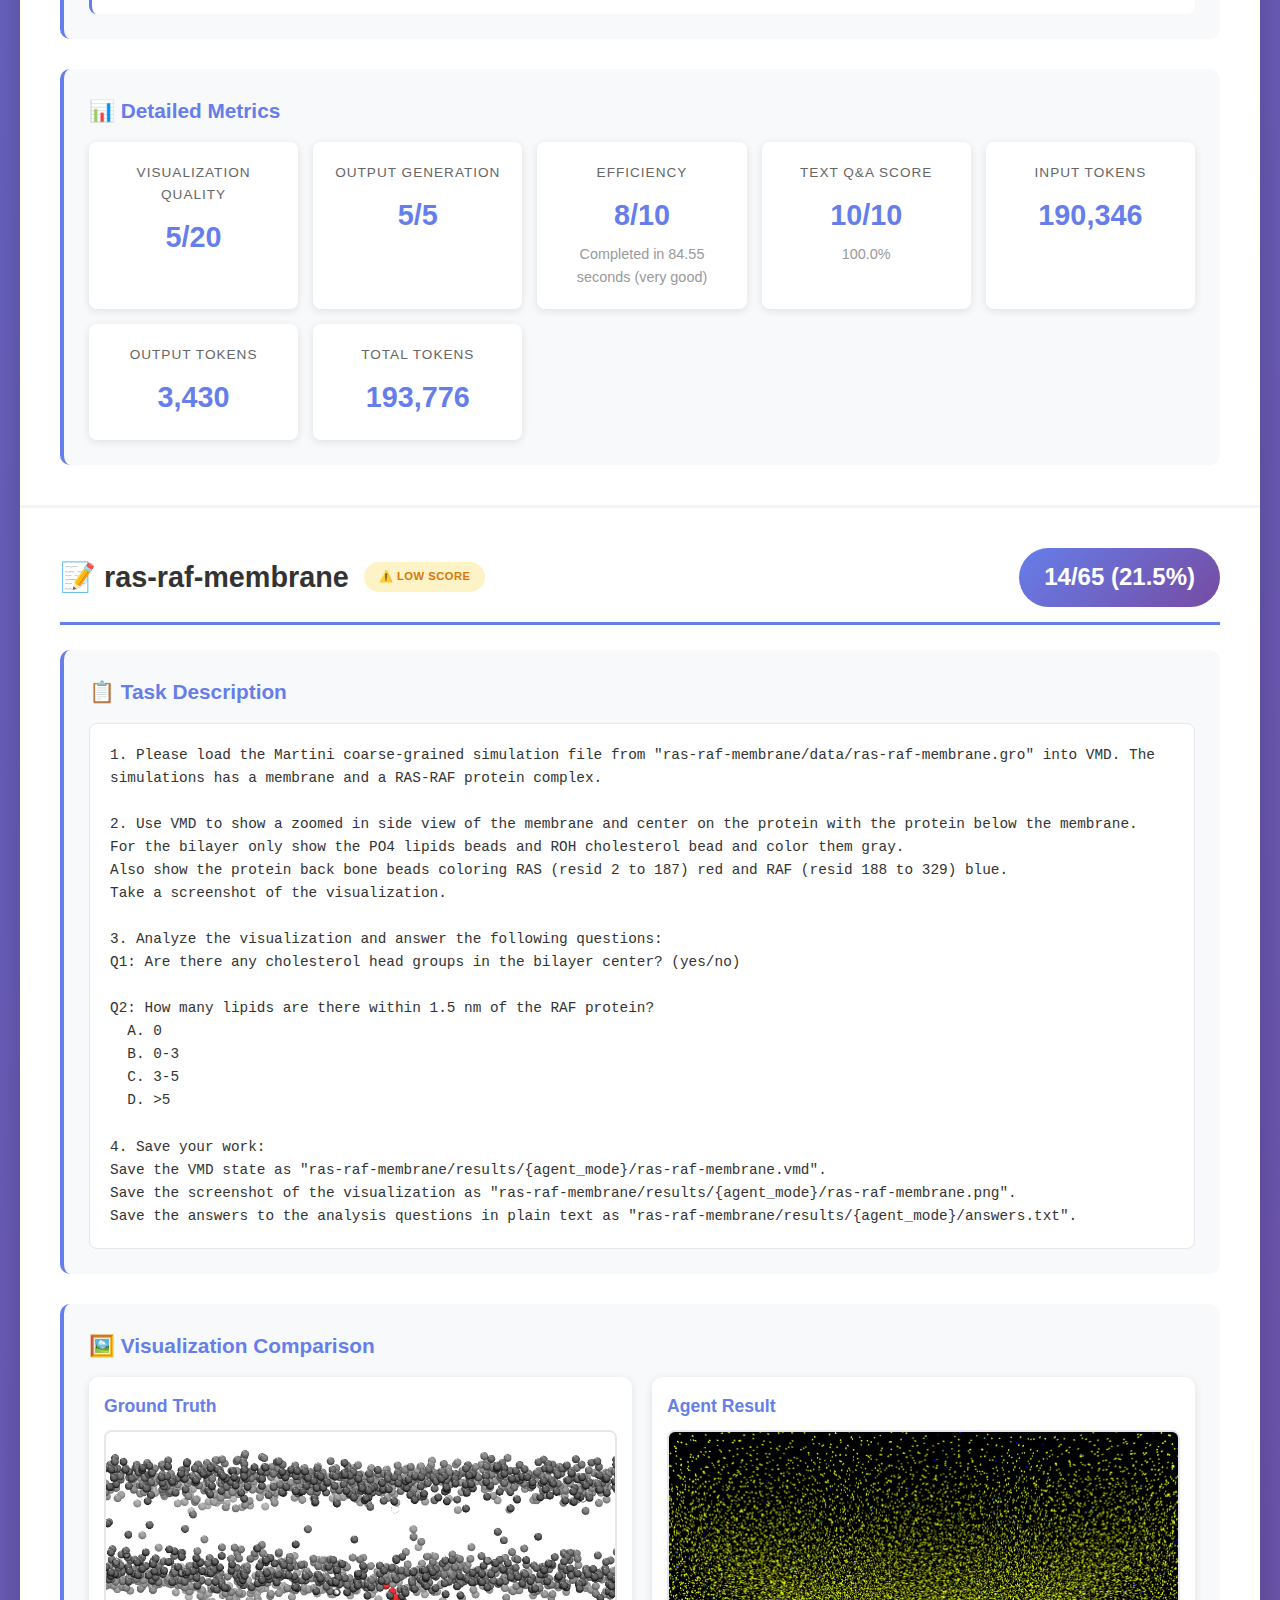
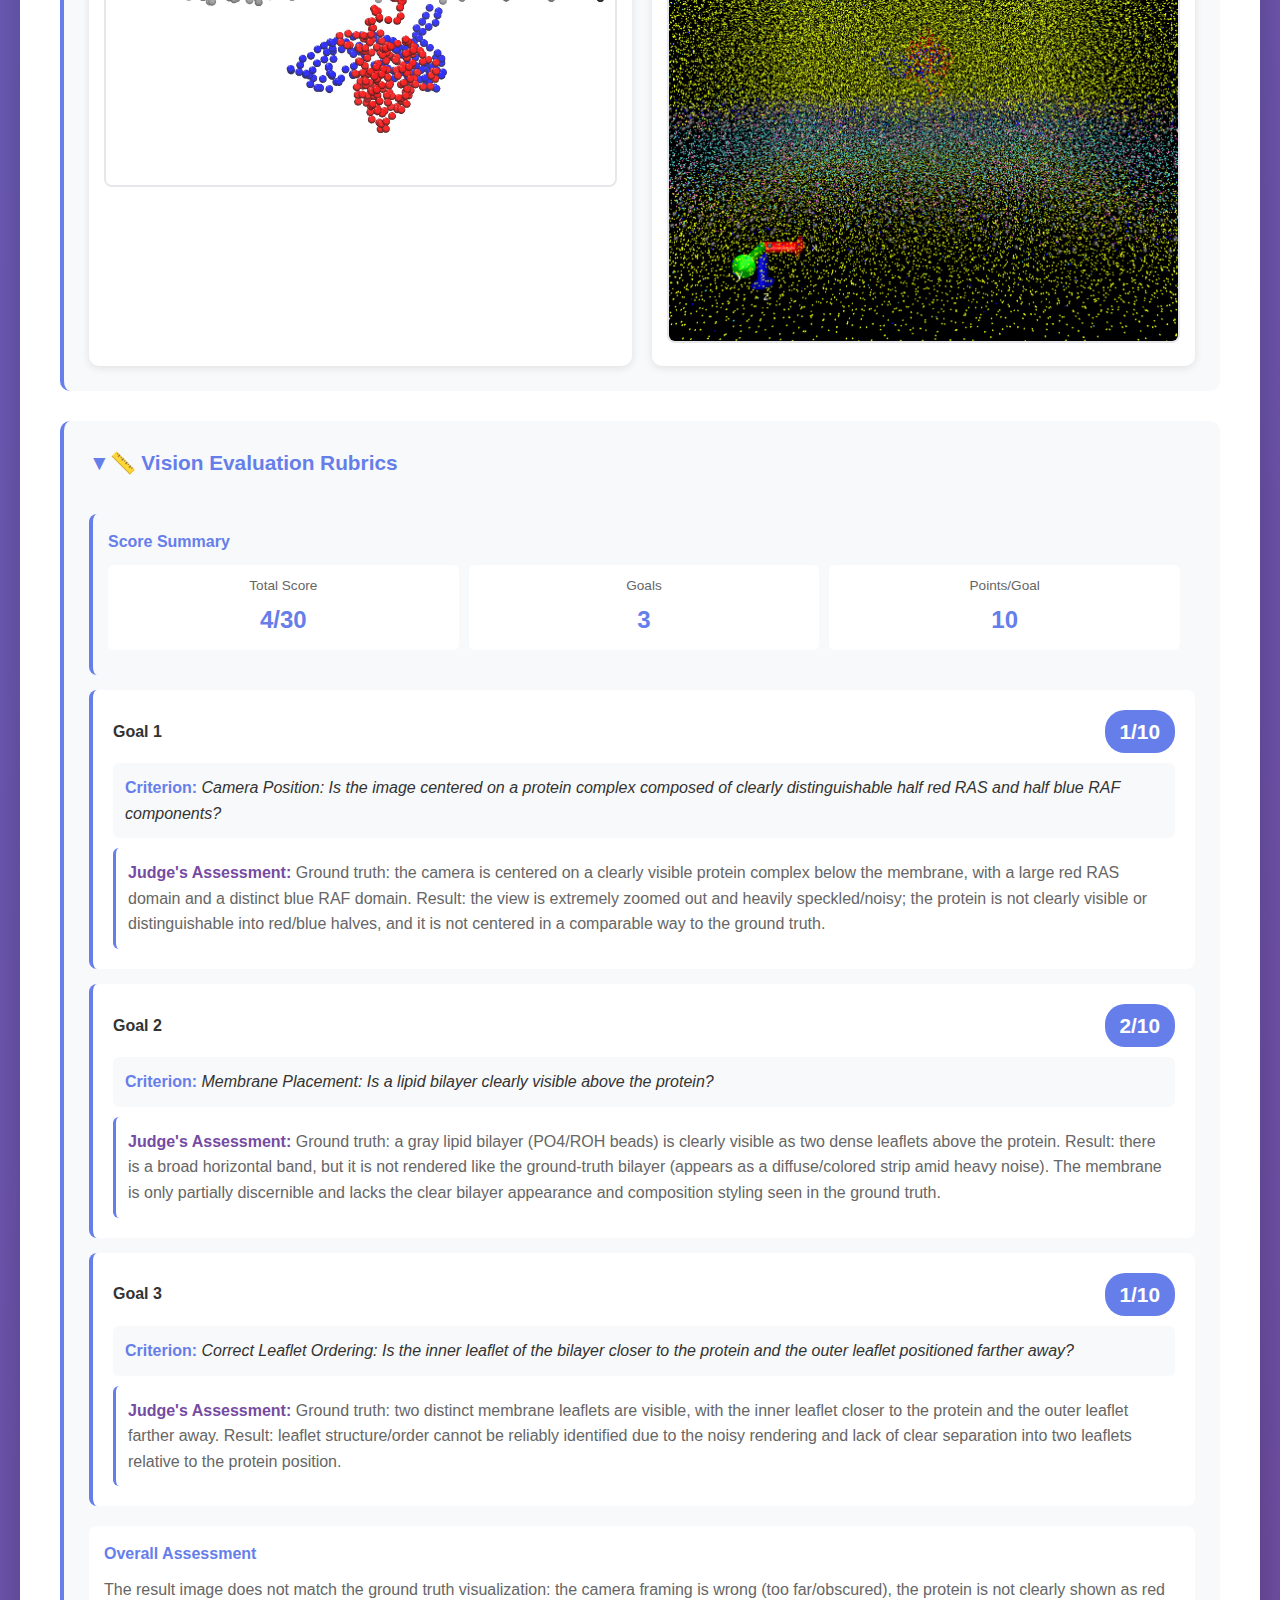
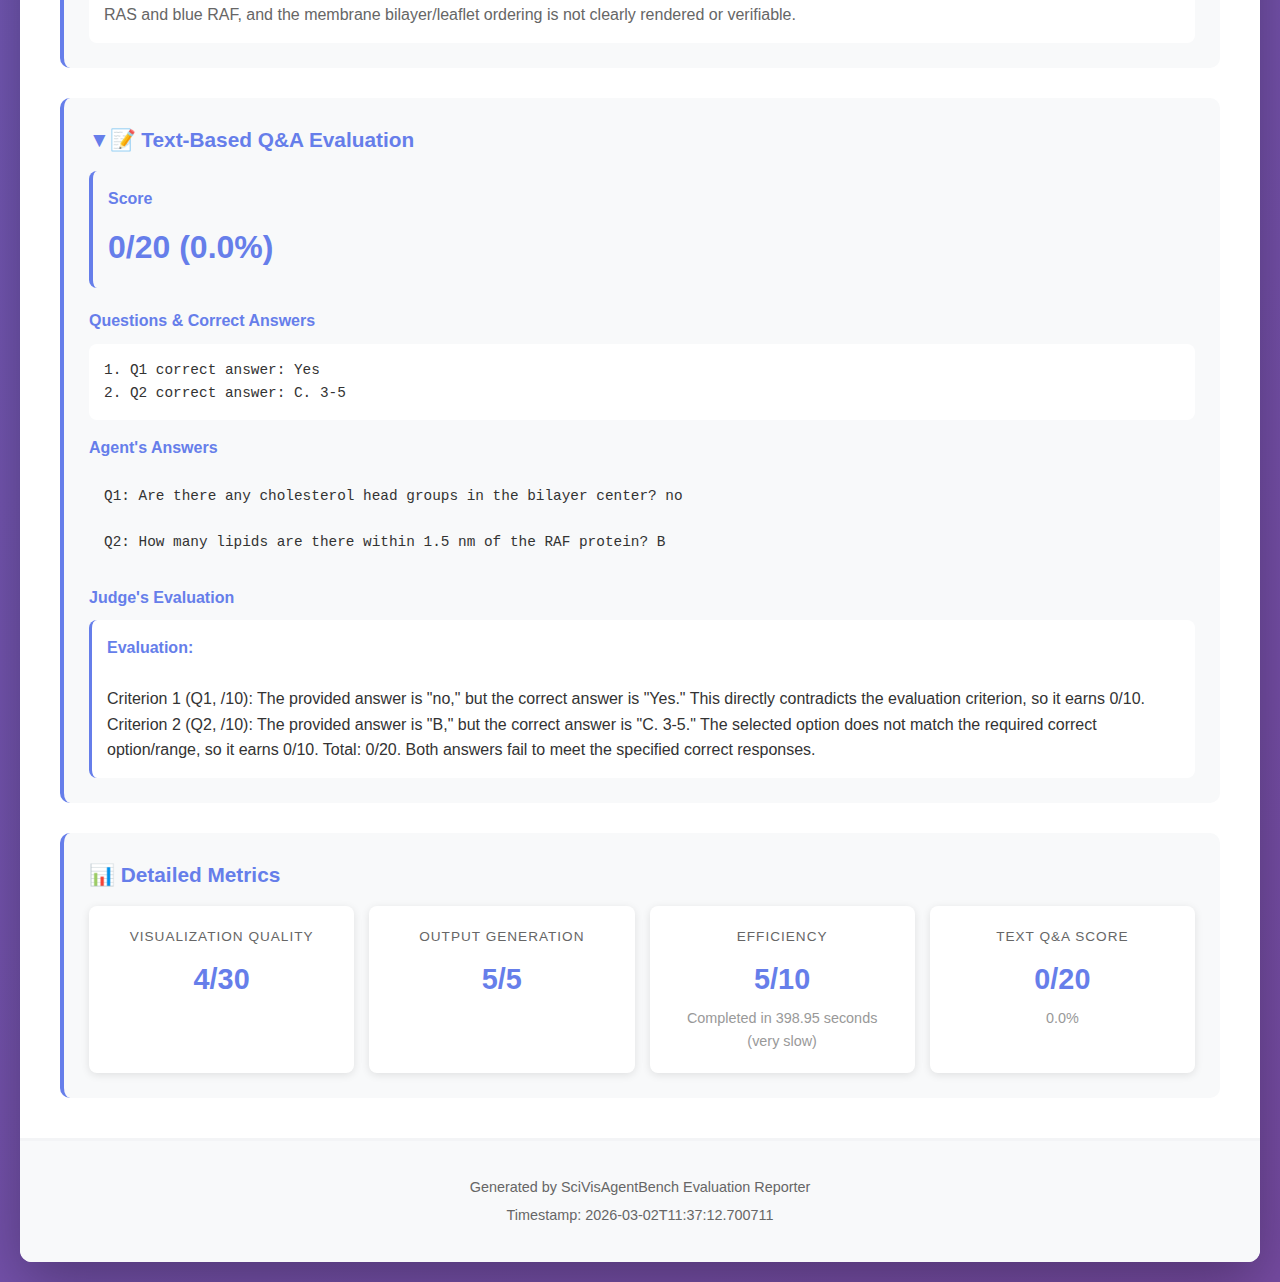
<file: eval_reports/molecular_vis-gmx_vmd_mcp/report.html>
<!DOCTYPE html>
<html lang="en">
<head>
    <meta charset="UTF-8">
    <meta name="viewport" content="width=device-width, initial-scale=1.0">
    <title>Evaluation Report - gmx_vmd_mcp_agent</title>
    <style>
        
        * {
            margin: 0;
            padding: 0;
            box-sizing: border-box;
        }

        body {
            font-family: -apple-system, BlinkMacSystemFont, 'Segoe UI', Roboto, 'Helvetica Neue', Arial, sans-serif;
            background: linear-gradient(135deg, #667eea 0%, #764ba2 100%);
            color: #333;
            line-height: 1.6;
            padding: 20px;
        }

        .container {
            max-width: 1400px;
            margin: 0 auto;
            background: white;
            border-radius: 12px;
            box-shadow: 0 20px 60px rgba(0,0,0,0.3);
            overflow: hidden;
        }

        .header {
            background: linear-gradient(135deg, #667eea 0%, #764ba2 100%);
            color: white;
            padding: 40px;
            text-align: center;
        }

        .header h1 {
            font-size: 2.5em;
            margin-bottom: 15px;
            font-weight: 700;
        }

        .header-meta {
            display: flex;
            justify-content: center;
            gap: 30px;
            font-size: 1.1em;
            opacity: 0.95;
        }

        .agent-name {
            background: rgba(255, 255, 255, 0.2);
            padding: 8px 20px;
            border-radius: 20px;
            font-weight: 600;
        }

        .timestamp {
            font-size: 0.9em;
            opacity: 0.8;
        }

        .summary {
            padding: 40px;
            background: #f8f9fa;
            border-bottom: 3px solid #667eea;
        }

        .summary h2 {
            color: #667eea;
            margin-bottom: 25px;
            font-size: 2em;
        }

        .summary-grid {
            display: grid;
            grid-template-columns: repeat(auto-fit, minmax(250px, 1fr));
            gap: 20px;
            margin-bottom: 30px;
        }

        .summary-card {
            background: white;
            padding: 25px;
            border-radius: 10px;
            box-shadow: 0 4px 6px rgba(0,0,0,0.1);
            transition: transform 0.3s, box-shadow 0.3s;
        }

        .summary-card:hover {
            transform: translateY(-5px);
            box-shadow: 0 8px 15px rgba(0,0,0,0.2);
        }

        .summary-card h3 {
            color: #667eea;
            font-size: 0.9em;
            text-transform: uppercase;
            letter-spacing: 1px;
            margin-bottom: 10px;
        }

        .summary-card .value {
            font-size: 2.5em;
            font-weight: 700;
            color: #333;
        }

        .summary-card .sub-value {
            font-size: 0.9em;
            color: #666;
            margin-top: 5px;
        }

        .score-excellent { color: #10b981; }
        .score-good { color: #3b82f6; }
        .score-fair { color: #f59e0b; }
        .score-poor { color: #ef4444; }

        .config-info {
            background: white;
            padding: 20px;
            border-radius: 10px;
            margin-top: 20px;
        }

        .config-info h3 {
            color: #667eea;
            margin-bottom: 15px;
        }

        .config-grid {
            display: grid;
            grid-template-columns: repeat(auto-fit, minmax(200px, 1fr));
            gap: 15px;
        }

        .config-item {
            display: flex;
            flex-direction: column;
        }

        .config-item label {
            font-weight: 600;
            color: #666;
            font-size: 0.85em;
            margin-bottom: 5px;
        }

        .config-item value {
            font-size: 1em;
            color: #333;
            font-family: 'Monaco', 'Courier New', monospace;
        }

        .case-nav {
            padding: 30px 40px;
            background: white;
            border-bottom: 2px solid #e5e7eb;
            position: sticky;
            top: 0;
            z-index: 100;
            box-shadow: 0 2px 8px rgba(0,0,0,0.1);
        }

        .case-nav h3 {
            color: #667eea;
            margin-bottom: 15px;
        }

        .case-links {
            display: flex;
            flex-wrap: wrap;
            gap: 10px;
        }

        .case-link {
            padding: 8px 16px;
            background: #f3f4f6;
            border-radius: 6px;
            text-decoration: none;
            color: #667eea;
            font-weight: 500;
            transition: all 0.3s;
            font-size: 0.9em;
        }

        .case-link:hover {
            background: #667eea;
            color: white;
            transform: translateY(-2px);
        }

        .case-link-failed {
            background: #fee2e2;
            color: #dc2626;
            border: 1px solid #fca5a5;
        }

        .case-link-failed:hover {
            background: #dc2626;
            color: white;
            border-color: #dc2626;
        }

        .case-section {
            padding: 40px;
            border-bottom: 3px solid #f3f4f6;
        }

        .case-section:last-child {
            border-bottom: none;
        }

        .case-section-failed {
            background: #fef2f2;
            border-left: 5px solid #dc2626;
            border-bottom: 3px solid #fca5a5;
        }

        .case-header {
            display: flex;
            justify-content: space-between;
            align-items: center;
            margin-bottom: 25px;
            padding-bottom: 15px;
            border-bottom: 3px solid #667eea;
        }

        .case-title-group {
            display: flex;
            align-items: center;
            gap: 15px;
        }

        .case-title {
            font-size: 1.8em;
            color: #333;
            font-weight: 700;
        }

        .status-badge {
            padding: 6px 15px;
            border-radius: 20px;
            font-size: 0.7em;
            font-weight: 600;
            letter-spacing: 0.5px;
        }

        .status-failed {
            background: #fee2e2;
            color: #dc2626;
        }

        .status-warning {
            background: #fef3c7;
            color: #d97706;
        }

        .case-score {
            font-size: 1.5em;
            font-weight: 700;
            padding: 10px 25px;
            border-radius: 50px;
            background: linear-gradient(135deg, #667eea 0%, #764ba2 100%);
            color: white;
        }

        .case-content {
            display: grid;
            gap: 30px;
        }

        .section-box {
            background: #f8f9fa;
            padding: 25px;
            border-radius: 10px;
            border-left: 4px solid #667eea;
        }

        .section-box h3 {
            color: #667eea;
            margin-bottom: 15px;
            font-size: 1.3em;
        }

        .task-description {
            background: white;
            padding: 20px;
            border-radius: 8px;
            white-space: pre-wrap;
            font-family: 'Monaco', 'Courier New', monospace;
            font-size: 0.9em;
            line-height: 1.6;
            border: 1px solid #e5e7eb;
        }

        .image-comparison {
            display: grid;
            grid-template-columns: repeat(auto-fit, minmax(300px, 1fr));
            gap: 20px;
        }

        .image-box {
            background: white;
            padding: 15px;
            border-radius: 10px;
            box-shadow: 0 2px 8px rgba(0,0,0,0.1);
        }

        .image-box h4 {
            color: #667eea;
            margin-bottom: 10px;
            font-size: 1.1em;
        }

        .image-box img {
            width: 100%;
            height: auto;
            border-radius: 8px;
            border: 2px solid #e5e7eb;
        }

        .image-box .no-image {
            width: 100%;
            height: 300px;
            background: #f3f4f6;
            border-radius: 8px;
            display: flex;
            align-items: center;
            justify-content: center;
            color: #9ca3af;
            font-size: 1.1em;
        }

        .rubric-scores {
            display: grid;
            gap: 15px;
        }

        .rubric-item {
            background: white;
            padding: 20px;
            border-radius: 8px;
            border-left: 4px solid #667eea;
        }

        .rubric-header {
            display: flex;
            justify-content: space-between;
            align-items: center;
            margin-bottom: 10px;
        }

        .rubric-title {
            font-weight: 700;
            color: #333;
            flex: 1;
        }

        .rubric-score {
            font-size: 1.3em;
            font-weight: 700;
            padding: 5px 15px;
            border-radius: 20px;
            background: #667eea;
            color: white;
        }

        .rubric-criterion {
            background: #f8f9fa;
            padding: 12px;
            border-radius: 6px;
            margin-top: 10px;
            color: #333;
            line-height: 1.6;
            font-style: italic;
        }

        .rubric-criterion strong {
            color: #667eea;
            font-style: normal;
        }

        .rubric-explanation {
            color: #666;
            line-height: 1.6;
            margin-top: 10px;
            padding: 12px;
            background: white;
            border-radius: 6px;
            border-left: 3px solid #667eea;
        }

        .rubric-explanation strong {
            color: #764ba2;
        }

        .metrics-grid {
            display: grid;
            grid-template-columns: repeat(auto-fit, minmax(200px, 1fr));
            gap: 15px;
        }

        .metric-box {
            background: white;
            padding: 20px;
            border-radius: 8px;
            text-align: center;
            box-shadow: 0 2px 8px rgba(0,0,0,0.1);
        }

        .metric-label {
            font-size: 0.85em;
            color: #666;
            text-transform: uppercase;
            letter-spacing: 1px;
            margin-bottom: 8px;
        }

        .metric-value {
            font-size: 1.8em;
            font-weight: 700;
            color: #667eea;
        }

        .metric-subvalue {
            font-size: 0.9em;
            color: #999;
            margin-top: 5px;
        }

        .code-similarity {
            background: white;
            padding: 20px;
            border-radius: 8px;
            border: 2px solid #667eea;
        }

        .code-similarity h4 {
            color: #667eea;
            margin-bottom: 15px;
        }

        .code-sim-score {
            font-size: 2em;
            font-weight: 700;
            color: #667eea;
            margin-bottom: 10px;
        }

        .code-sim-details {
            color: #666;
            font-size: 0.9em;
        }

        .expandable {
            cursor: pointer;
            user-select: none;
        }

        .expandable::before {
            content: '▼ ';
            display: inline-block;
            transition: transform 0.3s;
        }

        .expandable.collapsed::before {
            transform: rotate(-90deg);
        }

        .expandable-content {
            margin-top: 15px;
            overflow: hidden;
            transition: max-height 0.3s ease-out;
        }

        .expandable-content.collapsed {
            max-height: 0;
            margin-top: 0;
        }

        .footer {
            background: #f8f9fa;
            padding: 30px;
            text-align: center;
            color: #666;
            font-size: 0.9em;
        }

        .footer p {
            margin: 5px 0;
        }

        @media (max-width: 768px) {
            .header h1 {
                font-size: 1.8em;
            }

            .summary-grid {
                grid-template-columns: 1fr;
            }

            .image-comparison {
                grid-template-columns: 1fr;
            }

            .case-header {
                flex-direction: column;
                align-items: flex-start;
                gap: 15px;
            }

            .case-title-group {
                flex-direction: column;
                align-items: flex-start;
                gap: 10px;
            }

            .case-title {
                font-size: 1.5em;
            }
        }
    
    </style>
</head>
<body>
    <div class="container">
        <header class="header">
            <h1>🎯 SciVisAgentBench Evaluation Report</h1>
            <div class="header-meta">
                <span class="agent-name">gmx_vmd_mcp_agent</span>
                <span class="timestamp">Generated: 2026-03-02T11:37:12.700711</span>
            </div>
        </header>

        
        <section class="summary">
            <h2>📊 Overall Performance</h2>

            <div class="summary-grid">
                <div class="summary-card">
                    <h3>Overall Score</h3>
                    <div class="value score-poor">
                        38.2%
                    </div>
                    <div class="sub-value">
                        42/110 Points
                    </div>
                </div>

                <div class="summary-card">
                    <h3>Test Cases</h3>
                    <div class="value">
                        2/2
                    </div>
                    <div class="sub-value">
                        Completed Successfully
                    </div>
                </div>

                <div class="summary-card">
                    <h3>Avg Vision Score</h3>
                    <div class="value">
                        19.2%
                    </div>
                    <div class="sub-value">
                        Visualization Quality
                    </div>
                    <div class="sub-value">
                        9/50
                    </div>
                </div>

                <div class="summary-card">
                    <h3>PSNR (Scaled)</h3>
                    <div class="value">
                        N/A
                    </div>
                    <div class="sub-value">
                        Peak SNR (0/2 valid)
                    </div>
                </div>

                <div class="summary-card">
                    <h3>SSIM (Scaled)</h3>
                    <div class="value">
                        N/A
                    </div>
                    <div class="sub-value">
                        Structural Similarity
                    </div>
                </div>

                <div class="summary-card">
                    <h3>LPIPS (Scaled)</h3>
                    <div class="value">
                        N/A
                    </div>
                    <div class="sub-value">
                        Perceptual Distance
                    </div>
                </div>

                <div class="summary-card">
                    <h3>Completion Rate</h3>
                    <div class="value">
                        100.0%
                    </div>
                    <div class="sub-value">
                        Tasks Completed
                    </div>
                </div>
            </div>

            <div style="margin-top: 20px; padding: 15px; background: #f0f9ff; border-radius: 8px; border-left: 4px solid #667eea;">
                <h4 style="color: #667eea; margin-bottom: 10px;">ℹ️ About Scaled Metrics</h4>
                <p style="color: #666; line-height: 1.6; margin: 0;">
                    <strong>Scaled metrics</strong> account for completion rate to enable fair comparison across different evaluation modes.
                    Formula: <em>PSNR<sub>scaled</sub> = (completed_cases / total_cases) × avg(PSNR)</em>,
                    <em>SSIM<sub>scaled</sub> = (completed_cases / total_cases) × avg(SSIM)</em>,
                    <em>LPIPS<sub>scaled</sub> = 1.0 - (completed_cases / total_cases) × (1.0 - avg(LPIPS))</em>.
                    Cases with infinite PSNR (perfect match) are excluded from the PSNR calculation.
                </p>
            </div>

            <div class="config-info">
                <h3>🔧 Configuration</h3>
                <div class="config-grid">
                    <div class="config-item">
                        <label>Provider</label>
                        <value>anthropic</value>
                    </div>
                    <div class="config-item">
                        <label>Model</label>
                        <value>claude-sonnet-4-5</value>
                    </div>
                    <div class="config-item">
                        <label>Base URL</label>
                        <value>https://api.anthropic.com</value>
                    </div>
                    <div class="config-item">
                        <label>Input Price</label>
                        <value>$3.00</value>
                    </div>
                    <div class="config-item">
                        <label>Output Price</label>
                        <value>$15.00</value>
                    </div>
                </div>
            </div>
        </section>
    

        <nav class="case-nav">
            <h3>Jump to Case:</h3>
            <div class="case-links">
                <a href="#curved-membrane" class="case-link">curved-membrane</a>
<a href="#ras-raf-membrane" class="case-link">ras-raf-membrane</a>
            </div>
        </nav>

        
        <section class="case-section" id="curved-membrane">
            <div class="case-header">
                <div class="case-title-group">
                    <h2 class="case-title">📝 curved-membrane</h2>
                    
                </div>
                <div class="case-score">28/45 (62.2%)</div>
            </div>

            <div class="case-content">
                <div class="section-box">
                    <h3>📋 Task Description</h3>
                    <div class="task-description">1. Please load the Martini coarse-grained simulation file from "curved-membrane/data/curved-membrane.gro" into VMD.

2. Use VMD to show a zoomed in view of the membrane side coloring the water blue and the lipid phosphate (PO4 beads) red, and take a screenshot.

3. Analyze the visualization and answer the following questions:
Q1: Is there any water that penetrates into the membrane phase? (yes/no)

4. Save your work:
Save the VMD state as "curved-membrane/results/{agent_mode}/curved-membrane.vmd".
Save the screenshot of the visualization as "curved-membrane/results/{agent_mode}/curved-membrane.png".
Save the answers to the analysis questions in plain text as "curved-membrane/results/{agent_mode}/answers.txt".
</div>
                </div>

                
        <div class="section-box">
            <h3>🖼️ Visualization Comparison</h3>
            <div class="image-comparison">
                <div class="image-box">
                    <h4>Ground Truth</h4>
                    <img src="images/curved-membrane_gt.png" alt="Ground Truth" onerror="this.parentElement.innerHTML='<div class=\'no-image\'>Image not available</div>'">
                </div>
                <div class="image-box">
                    <h4>Agent Result</h4>
                    <img src="images/curved-membrane_result.png" alt="Result" onerror="this.parentElement.innerHTML='<div class=\'no-image\'>Image not available</div>'">
                </div>
            </div>
        </div>
    

                
        <div class="section-box">
            <h3 class="expandable">📏 Vision Evaluation Rubrics</h3>
            <div class="expandable-content">
                
        <div style="margin-top: 20px; padding: 15px; background: #f8f9fa; border-radius: 8px; border-left: 4px solid #667eea;">
            <h4 style="color: #667eea; margin-bottom: 10px;">Score Summary</h4>
            <div style="display: grid; grid-template-columns: repeat(auto-fit, minmax(150px, 1fr)); gap: 10px; margin-bottom: 10px;">
                <div style="background: white; padding: 10px; border-radius: 6px; text-align: center;">
                    <div style="font-size: 0.85em; color: #666; margin-bottom: 5px;">Total Score</div>
                    <div style="font-size: 1.5em; font-weight: 700; color: #667eea;">5/20</div>
                </div>
                <div style="background: white; padding: 10px; border-radius: 6px; text-align: center;">
                    <div style="font-size: 0.85em; color: #666; margin-bottom: 5px;">Goals</div>
                    <div style="font-size: 1.5em; font-weight: 700; color: #667eea;">2</div>
                </div>
                <div style="background: white; padding: 10px; border-radius: 6px; text-align: center;">
                    <div style="font-size: 0.85em; color: #666; margin-bottom: 5px;">Points/Goal</div>
                    <div style="font-size: 1.5em; font-weight: 700; color: #667eea;">10</div>
                </div>
            </div>
        </div>
    
                <div class="rubric-scores" style="margin-top: 15px;">
                    
            <div class="rubric-item">
                <div class="rubric-header">
                    <div class="rubric-title">Goal 1</div>
                    <div class="rubric-score">3/10</div>
                </div>
                <div class="rubric-criterion">
                    <strong>Criterion:</strong> Does the visualization show a side view of a bilayer rather than a top-down or oblique view?
                </div>
                <div class="rubric-explanation">
                    <strong>Judge's Assessment:</strong> Ground truth shows a clear side-on (cross-sectional) view of a curved bilayer: two water slabs (blue) separated by a large white gap, with a red PO4 layer outlining the membrane surfaces. The result image instead looks like a largely top-down/through-plane view: a rectangular blue field on left and right with an orange central region, not a bilayer cross-section. The membrane surfaces are not presented as two opposing leaflets in side view, so the required side view is mostly not met.
                </div>
            </div>
         
            <div class="rubric-item">
                <div class="rubric-header">
                    <div class="rubric-title">Goal 2</div>
                    <div class="rubric-score">2/10</div>
                </div>
                <div class="rubric-criterion">
                    <strong>Criterion:</strong> Is water present above and below the bilayer, with a mostly empty region in the middle corresponding to the bilayer core?
                </div>
                <div class="rubric-explanation">
                    <strong>Judge's Assessment:</strong> In the ground truth, water is clearly above and below the membrane with an empty membrane-core region (white) between the two leaflets, making it easy to assess water penetration. In the result, water (blue) is predominantly on the sides rather than above/below, and the central region is filled with orange material with no clear empty hydrophobic core region. The spatial organization (water–membrane–water) does not match the ground truth and the bilayer core is not visible as mostly empty.
                </div>
            </div>
        
                </div>
                <div style="margin-top: 20px; padding: 15px; background: white; border-radius: 8px;">
                    <h4 style="color: #667eea; margin-bottom: 10px;">Overall Assessment</h4>
                    <p style="color: #666;">The result visualization does not match the ground-truth side-view bilayer presentation. It appears oriented incorrectly (more top-down/planar) and does not show the characteristic water-above/water-below arrangement with a mostly empty bilayer core. This substantially limits its usefulness for assessing water penetration into the membrane phase.</p>
                </div>
            </div>
        </div>
    

                
        <div class="section-box">
            <h3 class="expandable">📝 Text-Based Q&A Evaluation</h3>
            <div class="expandable-content">
                <div style="margin-bottom: 20px; padding: 15px; background: #f8f9fa; border-radius: 8px; border-left: 4px solid #667eea;">
                    <h4 style="color: #667eea; margin-bottom: 10px;">Score</h4>
                    <div style="font-size: 2em; font-weight: 700; color: #667eea;">10/10 (100.0%)</div>
                </div>

                <h4 style="color: #667eea; margin-bottom: 10px;">Questions & Correct Answers</h4>
                <div style="background: white; padding: 15px; border-radius: 8px; margin-bottom: 15px; white-space: pre-wrap; font-family: 'Monaco', 'Courier New', monospace; font-size: 0.9em; line-height: 1.6;">1. Q1 correct answer: Yes</div>

                <h4 style="color: #667eea; margin-bottom: 10px;">Agent's Answers</h4>
                <div style="background: #f8f9fa; padding: 15px; border-radius: 8px; margin-bottom: 15px; white-space: pre-wrap; font-family: 'Monaco', 'Courier New', monospace; font-size: 0.9em; line-height: 1.6;">Analysis of Curved Membrane Visualization
==========================================

Agent Mode: gmx_vmd_mcp_claude-sonnet-4-5_exp1

Visualization Details:
- Structure file: curved-membrane.gro (Martini coarse-grained model)
- Total atoms: 16,041
- Representation: VDW spheres with color coding
  - Water (W beads): Blue (ColorID 0)
  - Phosphate groups (PO4 beads): Red (ColorID 1)
  - Other lipid components: Orange/Tan (ColorID 3)
- View: Side view of membrane with orthographic projection
- Zoom level: 1.5x magnification

Question 1: Is there any water that penetrates into the membrane phase?

Answer: yes

Explanation:
Upon careful examination of the side view visualization showing the curved membrane structure, water beads (blue) can be observed penetrating into the membrane phase. While the majority of water beads are located in the bulk aqueous regions outside the membrane boundaries (defined by the red PO4 phosphate headgroups), some blue water beads are present within or very close to the hydrophobic membrane core. This penetration is particularly noticeable in regions where the membrane exhibits high curvature, which is consistent with the physical expectation that curved membranes can have defects and increased water accessibility due to the geometric constraints and lipid packing irregularities.</div>

                <h4 style="color: #667eea; margin-bottom: 10px;">Judge's Evaluation</h4>
                <div style="background: white; padding: 15px; border-radius: 8px; border-left: 3px solid #667eea;"><strong style="color: #667eea;">Evaluation:</strong><br><br>Criterion 1 (Q1 correct answer: Yes): The provided answer is explicitly "yes," which matches the required correct answer. The accompanying explanation is consistent with the claim (blue water beads observed within/near the membrane core, especially in high-curvature regions) and does not contradict the criterion. Since the evaluation criterion only checks correctness of the yes/no response, the answer fully satisfies it.</div>
            </div>
        </div>
    

                
        <div class="section-box">
            <h3>📊 Detailed Metrics</h3>
            <div class="metrics-grid">
            <div class="metric-box">
                <div class="metric-label">Visualization Quality</div>
                <div class="metric-value">5/20</div>
            </div>
        
            <div class="metric-box">
                <div class="metric-label">Output Generation</div>
                <div class="metric-value">5/5</div>
            </div>
        
            <div class="metric-box">
                <div class="metric-label">Efficiency</div>
                <div class="metric-value">8/10</div>
                <div class="metric-subvalue">
                    Completed in 84.55 seconds (very good)
                </div>
            </div>
        
            <div class="metric-box">
                <div class="metric-label">Text Q&A Score</div>
                <div class="metric-value">10/10</div>
                <div class="metric-subvalue">
                    100.0%
                </div>
            </div>
        
            <div class="metric-box">
                <div class="metric-label">Input Tokens</div>
                <div class="metric-value">190,346</div>
            </div>
        
            <div class="metric-box">
                <div class="metric-label">Output Tokens</div>
                <div class="metric-value">3,430</div>
            </div>
        
            <div class="metric-box">
                <div class="metric-label">Total Tokens</div>
                <div class="metric-value">193,776</div>
            </div>
        </div>
        </div>
    
            </div>
        </section>
    

        <section class="case-section" id="ras-raf-membrane">
            <div class="case-header">
                <div class="case-title-group">
                    <h2 class="case-title">📝 ras-raf-membrane</h2>
                    <span class="status-badge status-warning">⚠️ LOW SCORE</span>
                </div>
                <div class="case-score">14/65 (21.5%)</div>
            </div>

            <div class="case-content">
                <div class="section-box">
                    <h3>📋 Task Description</h3>
                    <div class="task-description">1. Please load the Martini coarse-grained simulation file from "ras-raf-membrane/data/ras-raf-membrane.gro" into VMD. The simulations has a membrane and a RAS-RAF protein complex.

2. Use VMD to show a zoomed in side view of the membrane and center on the protein with the protein below the membrane.
For the bilayer only show the PO4 lipids beads and ROH cholesterol bead and color them gray. 
Also show the protein back bone beads coloring RAS (resid 2 to 187) red and RAF (resid 188 to 329) blue.
Take a screenshot of the visualization.

3. Analyze the visualization and answer the following questions:
Q1: Are there any cholesterol head groups in the bilayer center? (yes/no)

Q2: How many lipids are there within 1.5 nm of the RAF protein?
  A. 0
  B. 0-3
  C. 3-5
  D. >5

4. Save your work:
Save the VMD state as "ras-raf-membrane/results/{agent_mode}/ras-raf-membrane.vmd".
Save the screenshot of the visualization as "ras-raf-membrane/results/{agent_mode}/ras-raf-membrane.png".
Save the answers to the analysis questions in plain text as "ras-raf-membrane/results/{agent_mode}/answers.txt".
</div>
                </div>

                
        <div class="section-box">
            <h3>🖼️ Visualization Comparison</h3>
            <div class="image-comparison">
                <div class="image-box">
                    <h4>Ground Truth</h4>
                    <img src="images/ras-raf-membrane_gt.png" alt="Ground Truth" onerror="this.parentElement.innerHTML='<div class=\'no-image\'>Image not available</div>'">
                </div>
                <div class="image-box">
                    <h4>Agent Result</h4>
                    <img src="images/ras-raf-membrane_result.png" alt="Result" onerror="this.parentElement.innerHTML='<div class=\'no-image\'>Image not available</div>'">
                </div>
            </div>
        </div>
    

                
        <div class="section-box">
            <h3 class="expandable">📏 Vision Evaluation Rubrics</h3>
            <div class="expandable-content">
                
        <div style="margin-top: 20px; padding: 15px; background: #f8f9fa; border-radius: 8px; border-left: 4px solid #667eea;">
            <h4 style="color: #667eea; margin-bottom: 10px;">Score Summary</h4>
            <div style="display: grid; grid-template-columns: repeat(auto-fit, minmax(150px, 1fr)); gap: 10px; margin-bottom: 10px;">
                <div style="background: white; padding: 10px; border-radius: 6px; text-align: center;">
                    <div style="font-size: 0.85em; color: #666; margin-bottom: 5px;">Total Score</div>
                    <div style="font-size: 1.5em; font-weight: 700; color: #667eea;">4/30</div>
                </div>
                <div style="background: white; padding: 10px; border-radius: 6px; text-align: center;">
                    <div style="font-size: 0.85em; color: #666; margin-bottom: 5px;">Goals</div>
                    <div style="font-size: 1.5em; font-weight: 700; color: #667eea;">3</div>
                </div>
                <div style="background: white; padding: 10px; border-radius: 6px; text-align: center;">
                    <div style="font-size: 0.85em; color: #666; margin-bottom: 5px;">Points/Goal</div>
                    <div style="font-size: 1.5em; font-weight: 700; color: #667eea;">10</div>
                </div>
            </div>
        </div>
    
                <div class="rubric-scores" style="margin-top: 15px;">
                    
            <div class="rubric-item">
                <div class="rubric-header">
                    <div class="rubric-title">Goal 1</div>
                    <div class="rubric-score">1/10</div>
                </div>
                <div class="rubric-criterion">
                    <strong>Criterion:</strong> Camera Position: Is the image centered on a protein complex composed of clearly distinguishable half red RAS and half blue RAF components?
                </div>
                <div class="rubric-explanation">
                    <strong>Judge's Assessment:</strong> Ground truth: the camera is centered on a clearly visible protein complex below the membrane, with a large red RAS domain and a distinct blue RAF domain. Result: the view is extremely zoomed out and heavily speckled/noisy; the protein is not clearly visible or distinguishable into red/blue halves, and it is not centered in a comparable way to the ground truth.
                </div>
            </div>
         
            <div class="rubric-item">
                <div class="rubric-header">
                    <div class="rubric-title">Goal 2</div>
                    <div class="rubric-score">2/10</div>
                </div>
                <div class="rubric-criterion">
                    <strong>Criterion:</strong> Membrane Placement: Is a lipid bilayer clearly visible above the protein?
                </div>
                <div class="rubric-explanation">
                    <strong>Judge's Assessment:</strong> Ground truth: a gray lipid bilayer (PO4/ROH beads) is clearly visible as two dense leaflets above the protein. Result: there is a broad horizontal band, but it is not rendered like the ground-truth bilayer (appears as a diffuse/colored strip amid heavy noise). The membrane is only partially discernible and lacks the clear bilayer appearance and composition styling seen in the ground truth.
                </div>
            </div>
         
            <div class="rubric-item">
                <div class="rubric-header">
                    <div class="rubric-title">Goal 3</div>
                    <div class="rubric-score">1/10</div>
                </div>
                <div class="rubric-criterion">
                    <strong>Criterion:</strong> Correct Leaflet Ordering: Is the inner leaflet of the bilayer closer to the protein and the outer leaflet positioned farther away?
                </div>
                <div class="rubric-explanation">
                    <strong>Judge's Assessment:</strong> Ground truth: two distinct membrane leaflets are visible, with the inner leaflet closer to the protein and the outer leaflet farther away. Result: leaflet structure/order cannot be reliably identified due to the noisy rendering and lack of clear separation into two leaflets relative to the protein position.
                </div>
            </div>
        
                </div>
                <div style="margin-top: 20px; padding: 15px; background: white; border-radius: 8px;">
                    <h4 style="color: #667eea; margin-bottom: 10px;">Overall Assessment</h4>
                    <p style="color: #666;">The result image does not match the ground truth visualization: the camera framing is wrong (too far/obscured), the protein is not clearly shown as red RAS and blue RAF, and the membrane bilayer/leaflet ordering is not clearly rendered or verifiable.</p>
                </div>
            </div>
        </div>
    

                
        <div class="section-box">
            <h3 class="expandable">📝 Text-Based Q&A Evaluation</h3>
            <div class="expandable-content">
                <div style="margin-bottom: 20px; padding: 15px; background: #f8f9fa; border-radius: 8px; border-left: 4px solid #667eea;">
                    <h4 style="color: #667eea; margin-bottom: 10px;">Score</h4>
                    <div style="font-size: 2em; font-weight: 700; color: #667eea;">0/20 (0.0%)</div>
                </div>

                <h4 style="color: #667eea; margin-bottom: 10px;">Questions & Correct Answers</h4>
                <div style="background: white; padding: 15px; border-radius: 8px; margin-bottom: 15px; white-space: pre-wrap; font-family: 'Monaco', 'Courier New', monospace; font-size: 0.9em; line-height: 1.6;">1. Q1 correct answer: Yes
2. Q2 correct answer: C. 3-5</div>

                <h4 style="color: #667eea; margin-bottom: 10px;">Agent's Answers</h4>
                <div style="background: #f8f9fa; padding: 15px; border-radius: 8px; margin-bottom: 15px; white-space: pre-wrap; font-family: 'Monaco', 'Courier New', monospace; font-size: 0.9em; line-height: 1.6;">Q1: Are there any cholesterol head groups in the bilayer center? no

Q2: How many lipids are there within 1.5 nm of the RAF protein? B</div>

                <h4 style="color: #667eea; margin-bottom: 10px;">Judge's Evaluation</h4>
                <div style="background: white; padding: 15px; border-radius: 8px; border-left: 3px solid #667eea;"><strong style="color: #667eea;">Evaluation:</strong><br><br>Criterion 1 (Q1, /10): The provided answer is "no," but the correct answer is "Yes." This directly contradicts the evaluation criterion, so it earns 0/10.

Criterion 2 (Q2, /10): The provided answer is "B," but the correct answer is "C. 3-5." The selected option does not match the required correct option/range, so it earns 0/10.

Total: 0/20. Both answers fail to meet the specified correct responses.</div>
            </div>
        </div>
    

                
        <div class="section-box">
            <h3>📊 Detailed Metrics</h3>
            <div class="metrics-grid">
            <div class="metric-box">
                <div class="metric-label">Visualization Quality</div>
                <div class="metric-value">4/30</div>
            </div>
        
            <div class="metric-box">
                <div class="metric-label">Output Generation</div>
                <div class="metric-value">5/5</div>
            </div>
        
            <div class="metric-box">
                <div class="metric-label">Efficiency</div>
                <div class="metric-value">5/10</div>
                <div class="metric-subvalue">
                    Completed in 398.95 seconds (very slow)
                </div>
            </div>
        
            <div class="metric-box">
                <div class="metric-label">Text Q&A Score</div>
                <div class="metric-value">0/20</div>
                <div class="metric-subvalue">
                    0.0%
                </div>
            </div>
        </div>
        </div>
    
            </div>
        </section>
    

        <footer class="footer">
            <p>Generated by SciVisAgentBench Evaluation Reporter</p>
            <p>Timestamp: 2026-03-02T11:37:12.700711</p>
        </footer>
    </div>

    <script>
        
        // Expandable sections
        document.querySelectorAll('.expandable').forEach(element => {
            element.addEventListener('click', function() {
                this.classList.toggle('collapsed');
                const content = this.nextElementSibling;
                if (content && content.classList.contains('expandable-content')) {
                    content.classList.toggle('collapsed');
                }
            });
        });

        // Smooth scrolling for anchor links
        document.querySelectorAll('a[href^="#"]').forEach(anchor => {
            anchor.addEventListener('click', function (e) {
                e.preventDefault();
                const target = document.querySelector(this.getAttribute('href'));
                if (target) {
                    target.scrollIntoView({
                        behavior: 'smooth',
                        block: 'start'
                    });
                }
            });
        });

        // Initialize expandable sections as collapsed
        document.querySelectorAll('.expandable-content').forEach(content => {
            content.style.maxHeight = content.scrollHeight + 'px';
        });

        console.log('📊 Evaluation Report Loaded');
    
    </script>
</body>
</html>
</file>
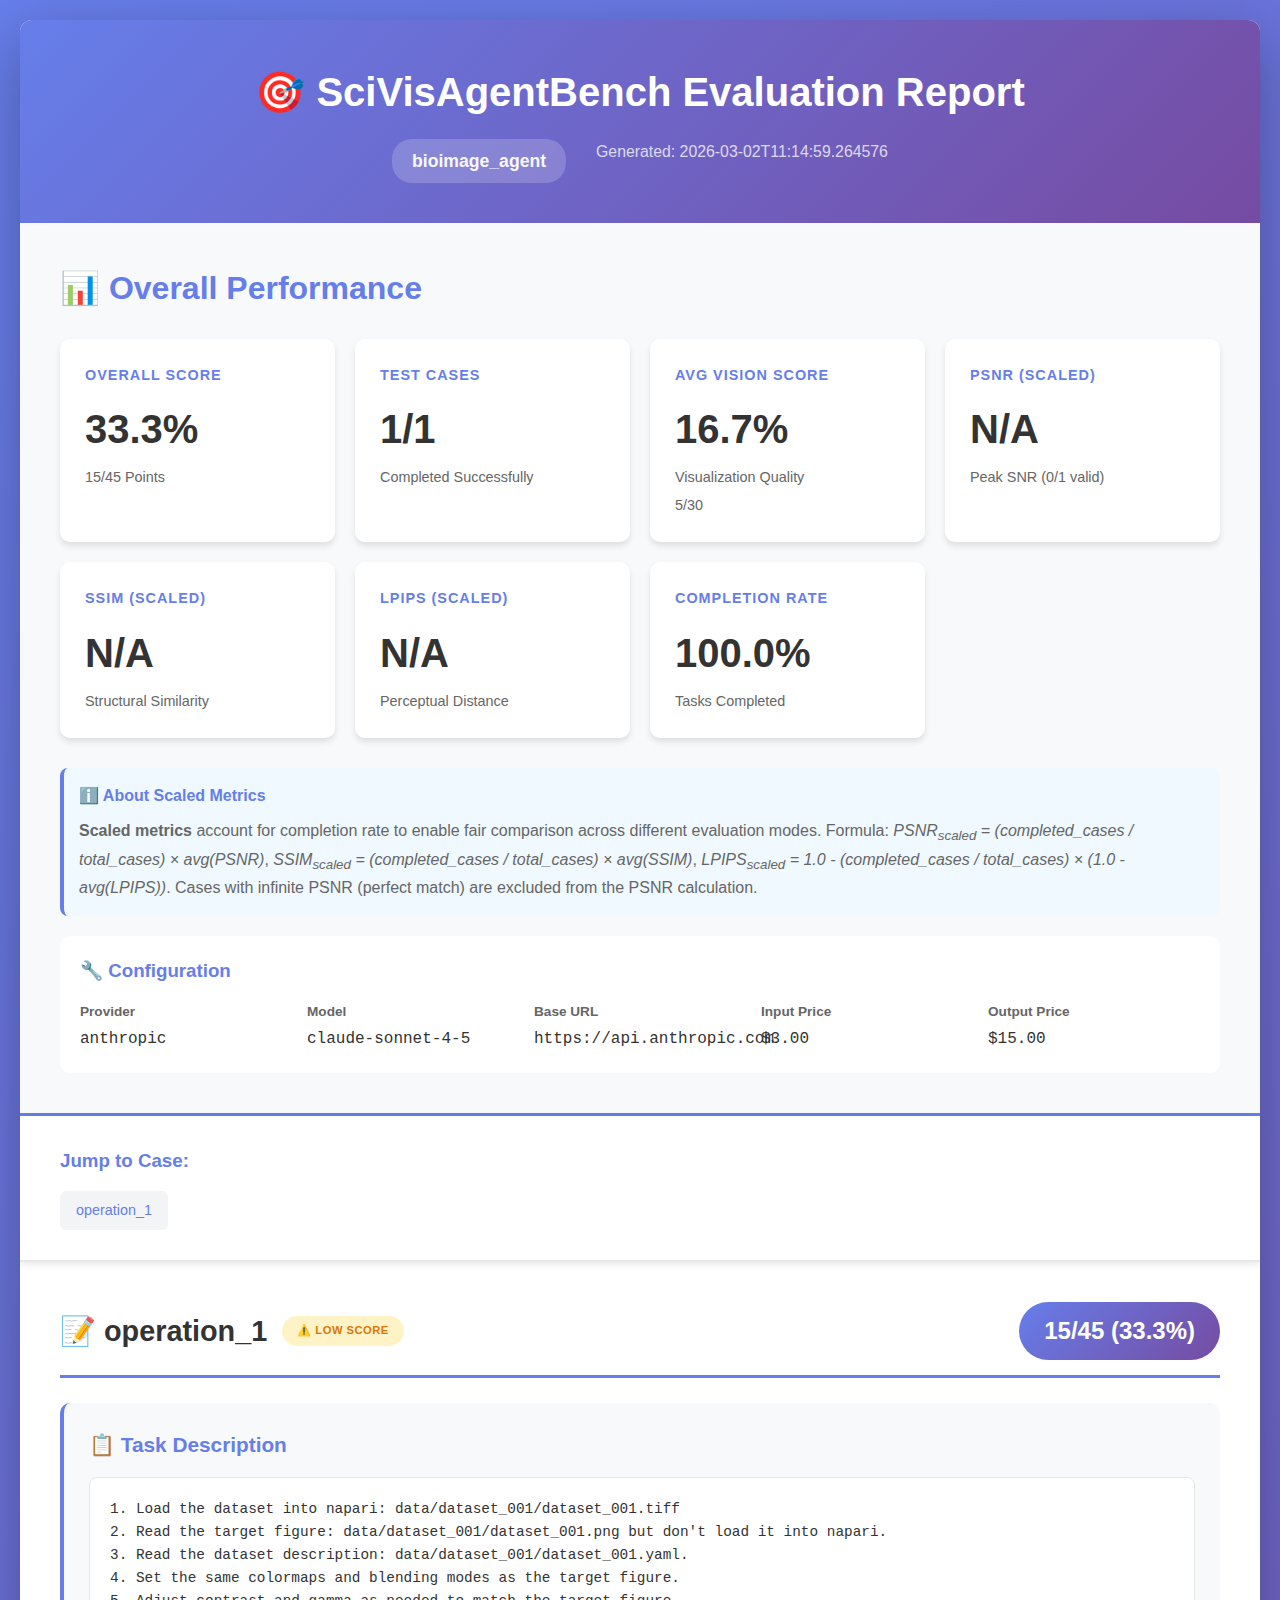
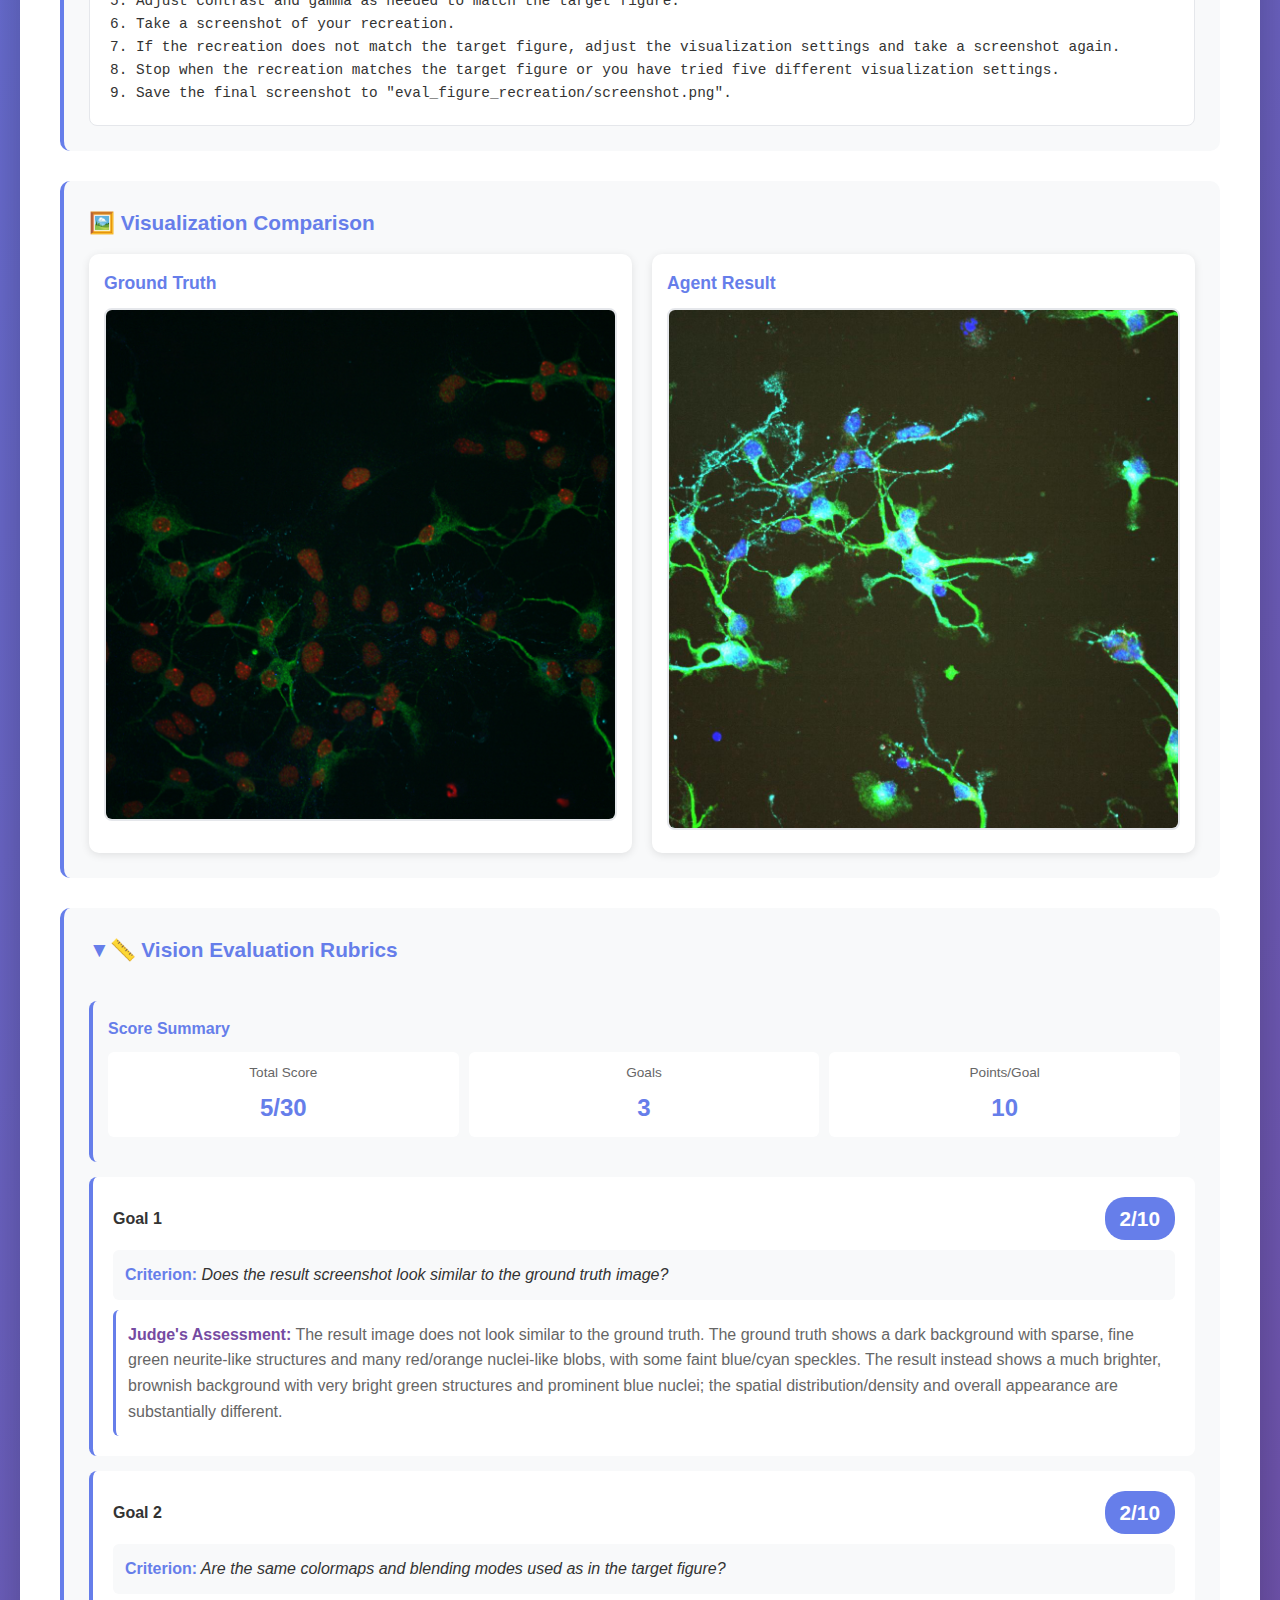
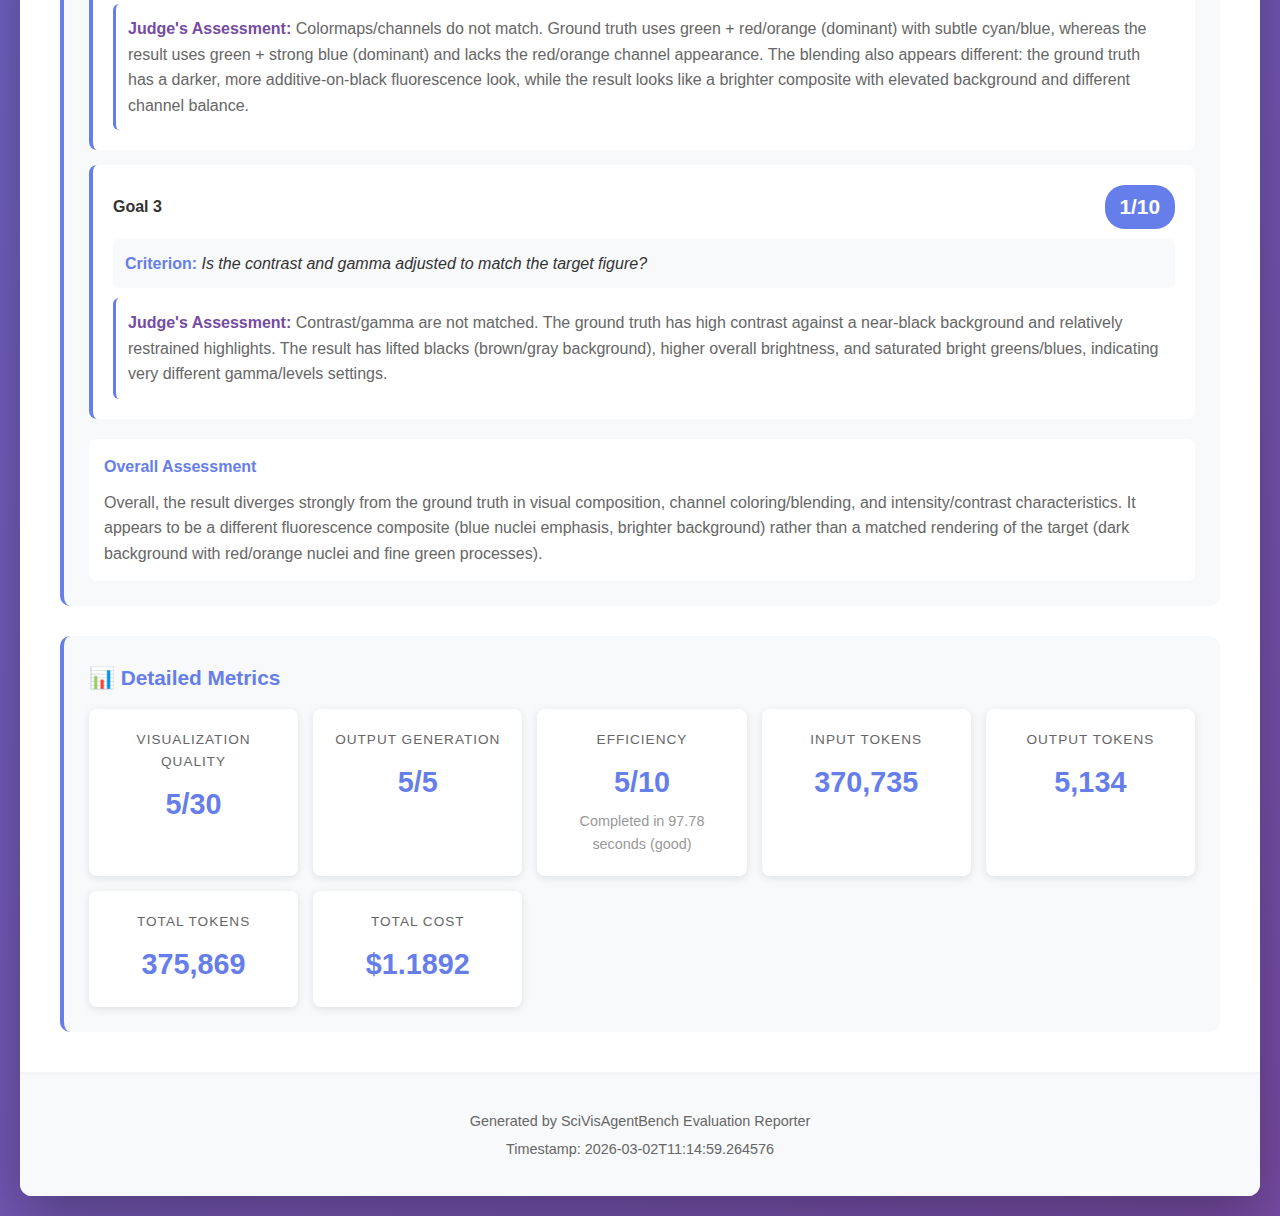
<file: eval_reports/bioimage-napari_mcp/eval_figure_recreation/report.html>
<!DOCTYPE html>
<html lang="en">
<head>
    <meta charset="UTF-8">
    <meta name="viewport" content="width=device-width, initial-scale=1.0">
    <title>Evaluation Report - bioimage_agent</title>
    <style>
        
        * {
            margin: 0;
            padding: 0;
            box-sizing: border-box;
        }

        body {
            font-family: -apple-system, BlinkMacSystemFont, 'Segoe UI', Roboto, 'Helvetica Neue', Arial, sans-serif;
            background: linear-gradient(135deg, #667eea 0%, #764ba2 100%);
            color: #333;
            line-height: 1.6;
            padding: 20px;
        }

        .container {
            max-width: 1400px;
            margin: 0 auto;
            background: white;
            border-radius: 12px;
            box-shadow: 0 20px 60px rgba(0,0,0,0.3);
            overflow: hidden;
        }

        .header {
            background: linear-gradient(135deg, #667eea 0%, #764ba2 100%);
            color: white;
            padding: 40px;
            text-align: center;
        }

        .header h1 {
            font-size: 2.5em;
            margin-bottom: 15px;
            font-weight: 700;
        }

        .header-meta {
            display: flex;
            justify-content: center;
            gap: 30px;
            font-size: 1.1em;
            opacity: 0.95;
        }

        .agent-name {
            background: rgba(255, 255, 255, 0.2);
            padding: 8px 20px;
            border-radius: 20px;
            font-weight: 600;
        }

        .timestamp {
            font-size: 0.9em;
            opacity: 0.8;
        }

        .summary {
            padding: 40px;
            background: #f8f9fa;
            border-bottom: 3px solid #667eea;
        }

        .summary h2 {
            color: #667eea;
            margin-bottom: 25px;
            font-size: 2em;
        }

        .summary-grid {
            display: grid;
            grid-template-columns: repeat(auto-fit, minmax(250px, 1fr));
            gap: 20px;
            margin-bottom: 30px;
        }

        .summary-card {
            background: white;
            padding: 25px;
            border-radius: 10px;
            box-shadow: 0 4px 6px rgba(0,0,0,0.1);
            transition: transform 0.3s, box-shadow 0.3s;
        }

        .summary-card:hover {
            transform: translateY(-5px);
            box-shadow: 0 8px 15px rgba(0,0,0,0.2);
        }

        .summary-card h3 {
            color: #667eea;
            font-size: 0.9em;
            text-transform: uppercase;
            letter-spacing: 1px;
            margin-bottom: 10px;
        }

        .summary-card .value {
            font-size: 2.5em;
            font-weight: 700;
            color: #333;
        }

        .summary-card .sub-value {
            font-size: 0.9em;
            color: #666;
            margin-top: 5px;
        }

        .score-excellent { color: #10b981; }
        .score-good { color: #3b82f6; }
        .score-fair { color: #f59e0b; }
        .score-poor { color: #ef4444; }

        .config-info {
            background: white;
            padding: 20px;
            border-radius: 10px;
            margin-top: 20px;
        }

        .config-info h3 {
            color: #667eea;
            margin-bottom: 15px;
        }

        .config-grid {
            display: grid;
            grid-template-columns: repeat(auto-fit, minmax(200px, 1fr));
            gap: 15px;
        }

        .config-item {
            display: flex;
            flex-direction: column;
        }

        .config-item label {
            font-weight: 600;
            color: #666;
            font-size: 0.85em;
            margin-bottom: 5px;
        }

        .config-item value {
            font-size: 1em;
            color: #333;
            font-family: 'Monaco', 'Courier New', monospace;
        }

        .case-nav {
            padding: 30px 40px;
            background: white;
            border-bottom: 2px solid #e5e7eb;
            position: sticky;
            top: 0;
            z-index: 100;
            box-shadow: 0 2px 8px rgba(0,0,0,0.1);
        }

        .case-nav h3 {
            color: #667eea;
            margin-bottom: 15px;
        }

        .case-links {
            display: flex;
            flex-wrap: wrap;
            gap: 10px;
        }

        .case-link {
            padding: 8px 16px;
            background: #f3f4f6;
            border-radius: 6px;
            text-decoration: none;
            color: #667eea;
            font-weight: 500;
            transition: all 0.3s;
            font-size: 0.9em;
        }

        .case-link:hover {
            background: #667eea;
            color: white;
            transform: translateY(-2px);
        }

        .case-link-failed {
            background: #fee2e2;
            color: #dc2626;
            border: 1px solid #fca5a5;
        }

        .case-link-failed:hover {
            background: #dc2626;
            color: white;
            border-color: #dc2626;
        }

        .case-section {
            padding: 40px;
            border-bottom: 3px solid #f3f4f6;
        }

        .case-section:last-child {
            border-bottom: none;
        }

        .case-section-failed {
            background: #fef2f2;
            border-left: 5px solid #dc2626;
            border-bottom: 3px solid #fca5a5;
        }

        .case-header {
            display: flex;
            justify-content: space-between;
            align-items: center;
            margin-bottom: 25px;
            padding-bottom: 15px;
            border-bottom: 3px solid #667eea;
        }

        .case-title-group {
            display: flex;
            align-items: center;
            gap: 15px;
        }

        .case-title {
            font-size: 1.8em;
            color: #333;
            font-weight: 700;
        }

        .status-badge {
            padding: 6px 15px;
            border-radius: 20px;
            font-size: 0.7em;
            font-weight: 600;
            letter-spacing: 0.5px;
        }

        .status-failed {
            background: #fee2e2;
            color: #dc2626;
        }

        .status-warning {
            background: #fef3c7;
            color: #d97706;
        }

        .case-score {
            font-size: 1.5em;
            font-weight: 700;
            padding: 10px 25px;
            border-radius: 50px;
            background: linear-gradient(135deg, #667eea 0%, #764ba2 100%);
            color: white;
        }

        .case-content {
            display: grid;
            gap: 30px;
        }

        .section-box {
            background: #f8f9fa;
            padding: 25px;
            border-radius: 10px;
            border-left: 4px solid #667eea;
        }

        .section-box h3 {
            color: #667eea;
            margin-bottom: 15px;
            font-size: 1.3em;
        }

        .task-description {
            background: white;
            padding: 20px;
            border-radius: 8px;
            white-space: pre-wrap;
            font-family: 'Monaco', 'Courier New', monospace;
            font-size: 0.9em;
            line-height: 1.6;
            border: 1px solid #e5e7eb;
        }

        .image-comparison {
            display: grid;
            grid-template-columns: repeat(auto-fit, minmax(300px, 1fr));
            gap: 20px;
        }

        .image-box {
            background: white;
            padding: 15px;
            border-radius: 10px;
            box-shadow: 0 2px 8px rgba(0,0,0,0.1);
        }

        .image-box h4 {
            color: #667eea;
            margin-bottom: 10px;
            font-size: 1.1em;
        }

        .image-box img {
            width: 100%;
            height: auto;
            border-radius: 8px;
            border: 2px solid #e5e7eb;
        }

        .image-box .no-image {
            width: 100%;
            height: 300px;
            background: #f3f4f6;
            border-radius: 8px;
            display: flex;
            align-items: center;
            justify-content: center;
            color: #9ca3af;
            font-size: 1.1em;
        }

        .rubric-scores {
            display: grid;
            gap: 15px;
        }

        .rubric-item {
            background: white;
            padding: 20px;
            border-radius: 8px;
            border-left: 4px solid #667eea;
        }

        .rubric-header {
            display: flex;
            justify-content: space-between;
            align-items: center;
            margin-bottom: 10px;
        }

        .rubric-title {
            font-weight: 700;
            color: #333;
            flex: 1;
        }

        .rubric-score {
            font-size: 1.3em;
            font-weight: 700;
            padding: 5px 15px;
            border-radius: 20px;
            background: #667eea;
            color: white;
        }

        .rubric-criterion {
            background: #f8f9fa;
            padding: 12px;
            border-radius: 6px;
            margin-top: 10px;
            color: #333;
            line-height: 1.6;
            font-style: italic;
        }

        .rubric-criterion strong {
            color: #667eea;
            font-style: normal;
        }

        .rubric-explanation {
            color: #666;
            line-height: 1.6;
            margin-top: 10px;
            padding: 12px;
            background: white;
            border-radius: 6px;
            border-left: 3px solid #667eea;
        }

        .rubric-explanation strong {
            color: #764ba2;
        }

        .metrics-grid {
            display: grid;
            grid-template-columns: repeat(auto-fit, minmax(200px, 1fr));
            gap: 15px;
        }

        .metric-box {
            background: white;
            padding: 20px;
            border-radius: 8px;
            text-align: center;
            box-shadow: 0 2px 8px rgba(0,0,0,0.1);
        }

        .metric-label {
            font-size: 0.85em;
            color: #666;
            text-transform: uppercase;
            letter-spacing: 1px;
            margin-bottom: 8px;
        }

        .metric-value {
            font-size: 1.8em;
            font-weight: 700;
            color: #667eea;
        }

        .metric-subvalue {
            font-size: 0.9em;
            color: #999;
            margin-top: 5px;
        }

        .code-similarity {
            background: white;
            padding: 20px;
            border-radius: 8px;
            border: 2px solid #667eea;
        }

        .code-similarity h4 {
            color: #667eea;
            margin-bottom: 15px;
        }

        .code-sim-score {
            font-size: 2em;
            font-weight: 700;
            color: #667eea;
            margin-bottom: 10px;
        }

        .code-sim-details {
            color: #666;
            font-size: 0.9em;
        }

        .expandable {
            cursor: pointer;
            user-select: none;
        }

        .expandable::before {
            content: '▼ ';
            display: inline-block;
            transition: transform 0.3s;
        }

        .expandable.collapsed::before {
            transform: rotate(-90deg);
        }

        .expandable-content {
            margin-top: 15px;
            overflow: hidden;
            transition: max-height 0.3s ease-out;
        }

        .expandable-content.collapsed {
            max-height: 0;
            margin-top: 0;
        }

        .footer {
            background: #f8f9fa;
            padding: 30px;
            text-align: center;
            color: #666;
            font-size: 0.9em;
        }

        .footer p {
            margin: 5px 0;
        }

        @media (max-width: 768px) {
            .header h1 {
                font-size: 1.8em;
            }

            .summary-grid {
                grid-template-columns: 1fr;
            }

            .image-comparison {
                grid-template-columns: 1fr;
            }

            .case-header {
                flex-direction: column;
                align-items: flex-start;
                gap: 15px;
            }

            .case-title-group {
                flex-direction: column;
                align-items: flex-start;
                gap: 10px;
            }

            .case-title {
                font-size: 1.5em;
            }
        }
    
    </style>
</head>
<body>
    <div class="container">
        <header class="header">
            <h1>🎯 SciVisAgentBench Evaluation Report</h1>
            <div class="header-meta">
                <span class="agent-name">bioimage_agent</span>
                <span class="timestamp">Generated: 2026-03-02T11:14:59.264576</span>
            </div>
        </header>

        
        <section class="summary">
            <h2>📊 Overall Performance</h2>

            <div class="summary-grid">
                <div class="summary-card">
                    <h3>Overall Score</h3>
                    <div class="value score-poor">
                        33.3%
                    </div>
                    <div class="sub-value">
                        15/45 Points
                    </div>
                </div>

                <div class="summary-card">
                    <h3>Test Cases</h3>
                    <div class="value">
                        1/1
                    </div>
                    <div class="sub-value">
                        Completed Successfully
                    </div>
                </div>

                <div class="summary-card">
                    <h3>Avg Vision Score</h3>
                    <div class="value">
                        16.7%
                    </div>
                    <div class="sub-value">
                        Visualization Quality
                    </div>
                    <div class="sub-value">
                        5/30
                    </div>
                </div>

                <div class="summary-card">
                    <h3>PSNR (Scaled)</h3>
                    <div class="value">
                        N/A
                    </div>
                    <div class="sub-value">
                        Peak SNR (0/1 valid)
                    </div>
                </div>

                <div class="summary-card">
                    <h3>SSIM (Scaled)</h3>
                    <div class="value">
                        N/A
                    </div>
                    <div class="sub-value">
                        Structural Similarity
                    </div>
                </div>

                <div class="summary-card">
                    <h3>LPIPS (Scaled)</h3>
                    <div class="value">
                        N/A
                    </div>
                    <div class="sub-value">
                        Perceptual Distance
                    </div>
                </div>

                <div class="summary-card">
                    <h3>Completion Rate</h3>
                    <div class="value">
                        100.0%
                    </div>
                    <div class="sub-value">
                        Tasks Completed
                    </div>
                </div>
            </div>

            <div style="margin-top: 20px; padding: 15px; background: #f0f9ff; border-radius: 8px; border-left: 4px solid #667eea;">
                <h4 style="color: #667eea; margin-bottom: 10px;">ℹ️ About Scaled Metrics</h4>
                <p style="color: #666; line-height: 1.6; margin: 0;">
                    <strong>Scaled metrics</strong> account for completion rate to enable fair comparison across different evaluation modes.
                    Formula: <em>PSNR<sub>scaled</sub> = (completed_cases / total_cases) × avg(PSNR)</em>,
                    <em>SSIM<sub>scaled</sub> = (completed_cases / total_cases) × avg(SSIM)</em>,
                    <em>LPIPS<sub>scaled</sub> = 1.0 - (completed_cases / total_cases) × (1.0 - avg(LPIPS))</em>.
                    Cases with infinite PSNR (perfect match) are excluded from the PSNR calculation.
                </p>
            </div>

            <div class="config-info">
                <h3>🔧 Configuration</h3>
                <div class="config-grid">
                    <div class="config-item">
                        <label>Provider</label>
                        <value>anthropic</value>
                    </div>
                    <div class="config-item">
                        <label>Model</label>
                        <value>claude-sonnet-4-5</value>
                    </div>
                    <div class="config-item">
                        <label>Base URL</label>
                        <value>https://api.anthropic.com</value>
                    </div>
                    <div class="config-item">
                        <label>Input Price</label>
                        <value>$3.00</value>
                    </div>
                    <div class="config-item">
                        <label>Output Price</label>
                        <value>$15.00</value>
                    </div>
                </div>
            </div>
        </section>
    

        <nav class="case-nav">
            <h3>Jump to Case:</h3>
            <div class="case-links">
                <a href="#operation_1" class="case-link">operation_1</a>
            </div>
        </nav>

        
        <section class="case-section" id="operation_1">
            <div class="case-header">
                <div class="case-title-group">
                    <h2 class="case-title">📝 operation_1</h2>
                    <span class="status-badge status-warning">⚠️ LOW SCORE</span>
                </div>
                <div class="case-score">15/45 (33.3%)</div>
            </div>

            <div class="case-content">
                <div class="section-box">
                    <h3>📋 Task Description</h3>
                    <div class="task-description">1. Load the dataset into napari: data/dataset_001/dataset_001.tiff
2. Read the target figure: data/dataset_001/dataset_001.png but don't load it into napari.
3. Read the dataset description: data/dataset_001/dataset_001.yaml. 
4. Set the same colormaps and blending modes as the target figure.
5. Adjust contrast and gamma as needed to match the target figure.
6. Take a screenshot of your recreation.
7. If the recreation does not match the target figure, adjust the visualization settings and take a screenshot again.
8. Stop when the recreation matches the target figure or you have tried five different visualization settings.
9. Save the final screenshot to "eval_figure_recreation/screenshot.png".
</div>
                </div>

                
        <div class="section-box">
            <h3>🖼️ Visualization Comparison</h3>
            <div class="image-comparison">
                <div class="image-box">
                    <h4>Ground Truth</h4>
                    <img src="images/operation_1_gt.png" alt="Ground Truth" onerror="this.parentElement.innerHTML='<div class=\'no-image\'>Image not available</div>'">
                </div>
                <div class="image-box">
                    <h4>Agent Result</h4>
                    <img src="images/operation_1_result.png" alt="Result" onerror="this.parentElement.innerHTML='<div class=\'no-image\'>Image not available</div>'">
                </div>
            </div>
        </div>
    

                
        <div class="section-box">
            <h3 class="expandable">📏 Vision Evaluation Rubrics</h3>
            <div class="expandable-content">
                
        <div style="margin-top: 20px; padding: 15px; background: #f8f9fa; border-radius: 8px; border-left: 4px solid #667eea;">
            <h4 style="color: #667eea; margin-bottom: 10px;">Score Summary</h4>
            <div style="display: grid; grid-template-columns: repeat(auto-fit, minmax(150px, 1fr)); gap: 10px; margin-bottom: 10px;">
                <div style="background: white; padding: 10px; border-radius: 6px; text-align: center;">
                    <div style="font-size: 0.85em; color: #666; margin-bottom: 5px;">Total Score</div>
                    <div style="font-size: 1.5em; font-weight: 700; color: #667eea;">5/30</div>
                </div>
                <div style="background: white; padding: 10px; border-radius: 6px; text-align: center;">
                    <div style="font-size: 0.85em; color: #666; margin-bottom: 5px;">Goals</div>
                    <div style="font-size: 1.5em; font-weight: 700; color: #667eea;">3</div>
                </div>
                <div style="background: white; padding: 10px; border-radius: 6px; text-align: center;">
                    <div style="font-size: 0.85em; color: #666; margin-bottom: 5px;">Points/Goal</div>
                    <div style="font-size: 1.5em; font-weight: 700; color: #667eea;">10</div>
                </div>
            </div>
        </div>
    
                <div class="rubric-scores" style="margin-top: 15px;">
                    
            <div class="rubric-item">
                <div class="rubric-header">
                    <div class="rubric-title">Goal 1</div>
                    <div class="rubric-score">2/10</div>
                </div>
                <div class="rubric-criterion">
                    <strong>Criterion:</strong> Does the result screenshot look similar to the ground truth image?
                </div>
                <div class="rubric-explanation">
                    <strong>Judge's Assessment:</strong> The result image does not look similar to the ground truth. The ground truth shows a dark background with sparse, fine green neurite-like structures and many red/orange nuclei-like blobs, with some faint blue/cyan speckles. The result instead shows a much brighter, brownish background with very bright green structures and prominent blue nuclei; the spatial distribution/density and overall appearance are substantially different.
                </div>
            </div>
         
            <div class="rubric-item">
                <div class="rubric-header">
                    <div class="rubric-title">Goal 2</div>
                    <div class="rubric-score">2/10</div>
                </div>
                <div class="rubric-criterion">
                    <strong>Criterion:</strong> Are the same colormaps and blending modes used as in the target figure?
                </div>
                <div class="rubric-explanation">
                    <strong>Judge's Assessment:</strong> Colormaps/channels do not match. Ground truth uses green + red/orange (dominant) with subtle cyan/blue, whereas the result uses green + strong blue (dominant) and lacks the red/orange channel appearance. The blending also appears different: the ground truth has a darker, more additive-on-black fluorescence look, while the result looks like a brighter composite with elevated background and different channel balance.
                </div>
            </div>
         
            <div class="rubric-item">
                <div class="rubric-header">
                    <div class="rubric-title">Goal 3</div>
                    <div class="rubric-score">1/10</div>
                </div>
                <div class="rubric-criterion">
                    <strong>Criterion:</strong> Is the contrast and gamma adjusted to match the target figure?
                </div>
                <div class="rubric-explanation">
                    <strong>Judge's Assessment:</strong> Contrast/gamma are not matched. The ground truth has high contrast against a near-black background and relatively restrained highlights. The result has lifted blacks (brown/gray background), higher overall brightness, and saturated bright greens/blues, indicating very different gamma/levels settings.
                </div>
            </div>
        
                </div>
                <div style="margin-top: 20px; padding: 15px; background: white; border-radius: 8px;">
                    <h4 style="color: #667eea; margin-bottom: 10px;">Overall Assessment</h4>
                    <p style="color: #666;">Overall, the result diverges strongly from the ground truth in visual composition, channel coloring/blending, and intensity/contrast characteristics. It appears to be a different fluorescence composite (blue nuclei emphasis, brighter background) rather than a matched rendering of the target (dark background with red/orange nuclei and fine green processes).</p>
                </div>
            </div>
        </div>
    

                

                
        <div class="section-box">
            <h3>📊 Detailed Metrics</h3>
            <div class="metrics-grid">
            <div class="metric-box">
                <div class="metric-label">Visualization Quality</div>
                <div class="metric-value">5/30</div>
            </div>
        
            <div class="metric-box">
                <div class="metric-label">Output Generation</div>
                <div class="metric-value">5/5</div>
            </div>
        
            <div class="metric-box">
                <div class="metric-label">Efficiency</div>
                <div class="metric-value">5/10</div>
                <div class="metric-subvalue">
                    Completed in 97.78 seconds (good)
                </div>
            </div>
        
            <div class="metric-box">
                <div class="metric-label">Input Tokens</div>
                <div class="metric-value">370,735</div>
            </div>
        
            <div class="metric-box">
                <div class="metric-label">Output Tokens</div>
                <div class="metric-value">5,134</div>
            </div>
        
            <div class="metric-box">
                <div class="metric-label">Total Tokens</div>
                <div class="metric-value">375,869</div>
            </div>
        
            <div class="metric-box">
                <div class="metric-label">Total Cost</div>
                <div class="metric-value">$1.1892</div>
            </div>
        </div>
        </div>
    
            </div>
        </section>
    

        <footer class="footer">
            <p>Generated by SciVisAgentBench Evaluation Reporter</p>
            <p>Timestamp: 2026-03-02T11:14:59.264576</p>
        </footer>
    </div>

    <script>
        
        // Expandable sections
        document.querySelectorAll('.expandable').forEach(element => {
            element.addEventListener('click', function() {
                this.classList.toggle('collapsed');
                const content = this.nextElementSibling;
                if (content && content.classList.contains('expandable-content')) {
                    content.classList.toggle('collapsed');
                }
            });
        });

        // Smooth scrolling for anchor links
        document.querySelectorAll('a[href^="#"]').forEach(anchor => {
            anchor.addEventListener('click', function (e) {
                e.preventDefault();
                const target = document.querySelector(this.getAttribute('href'));
                if (target) {
                    target.scrollIntoView({
                        behavior: 'smooth',
                        block: 'start'
                    });
                }
            });
        });

        // Initialize expandable sections as collapsed
        document.querySelectorAll('.expandable-content').forEach(content => {
            content.style.maxHeight = content.scrollHeight + 'px';
        });

        console.log('📊 Evaluation Report Loaded');
    
    </script>
</body>
</html>
</file>
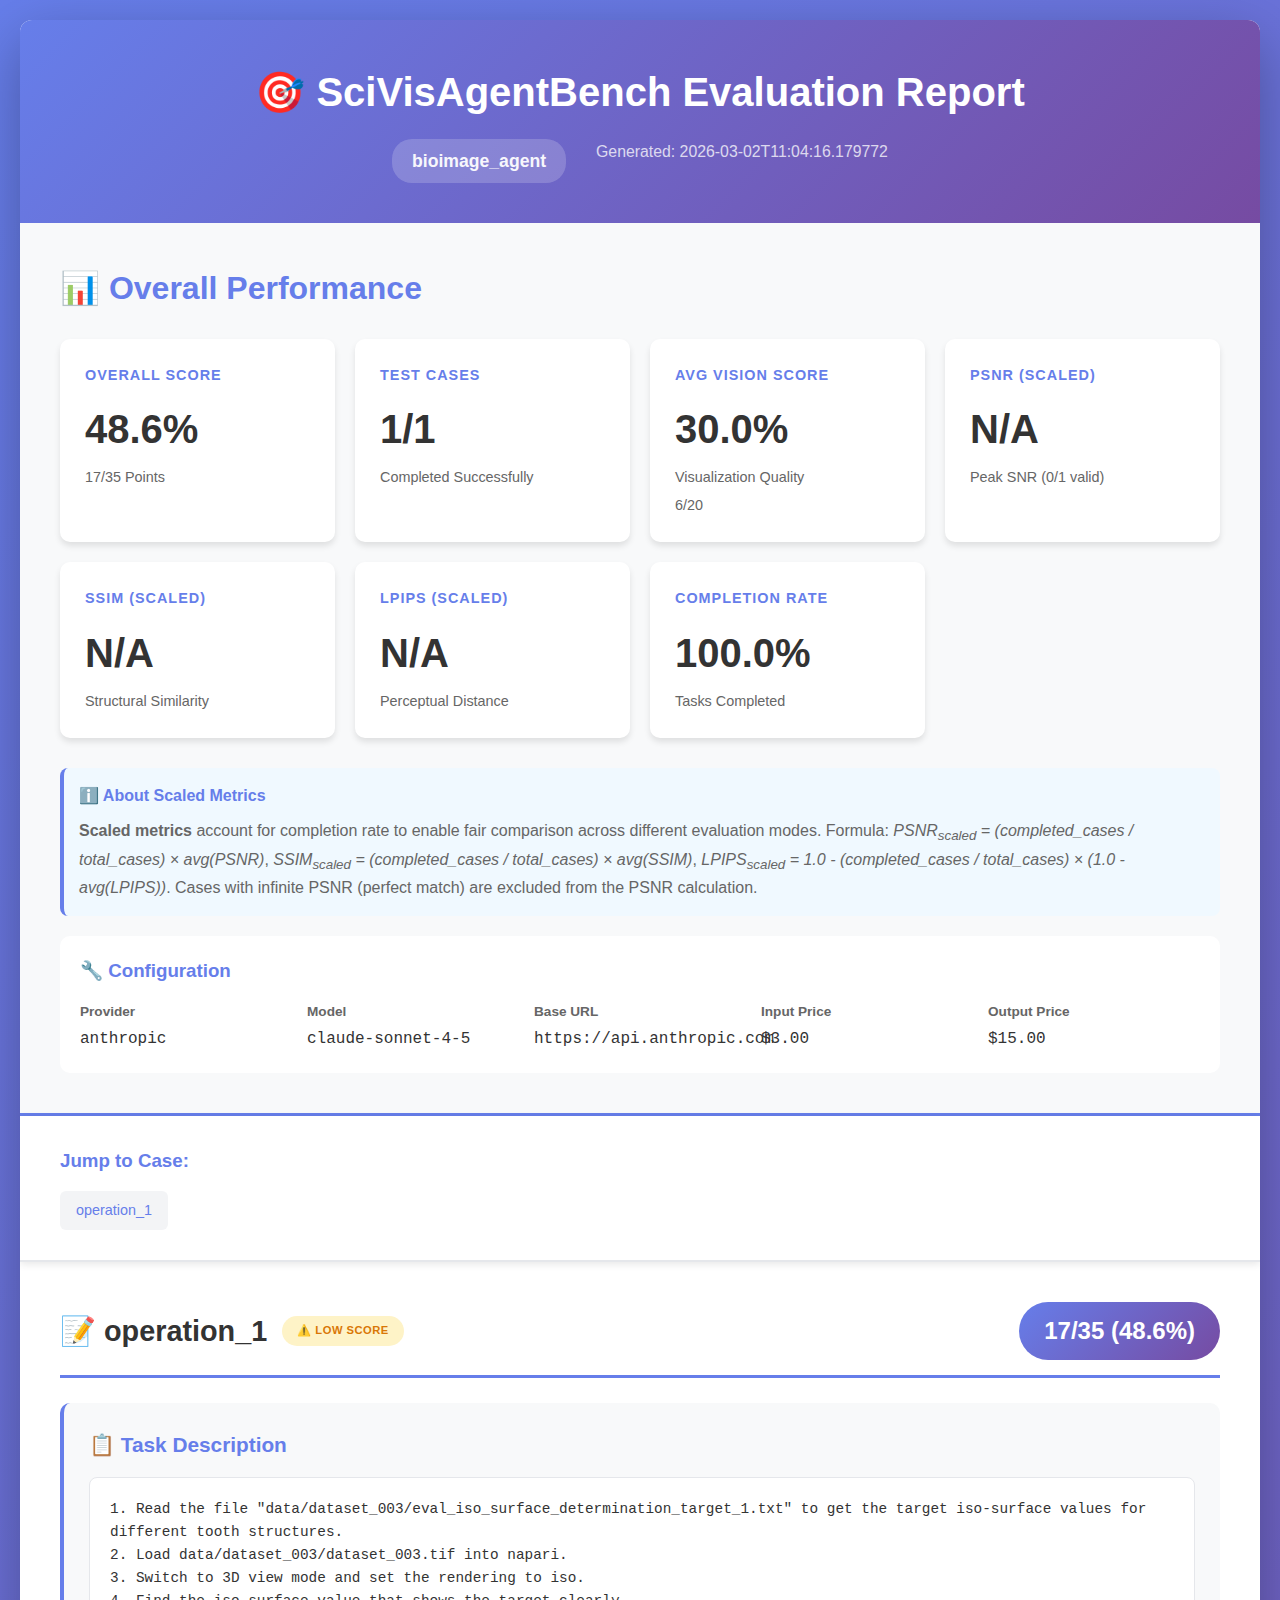
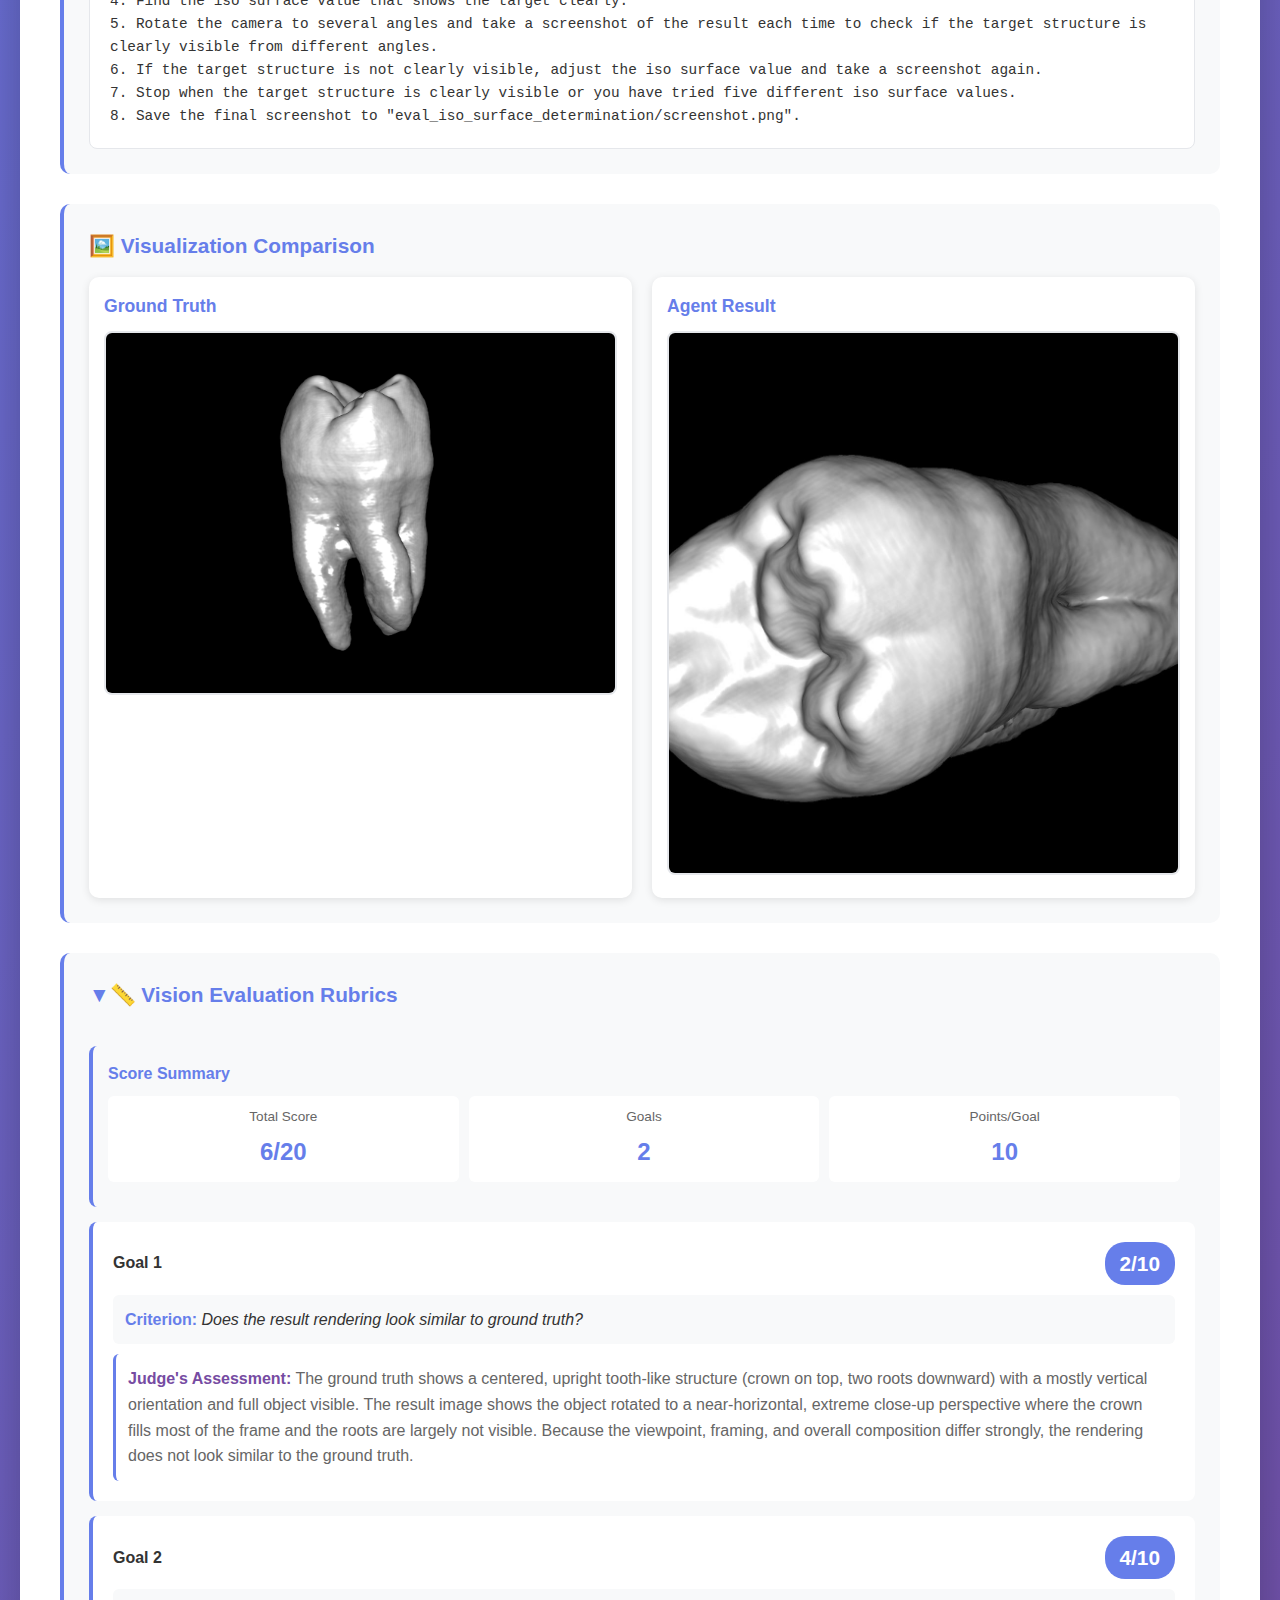
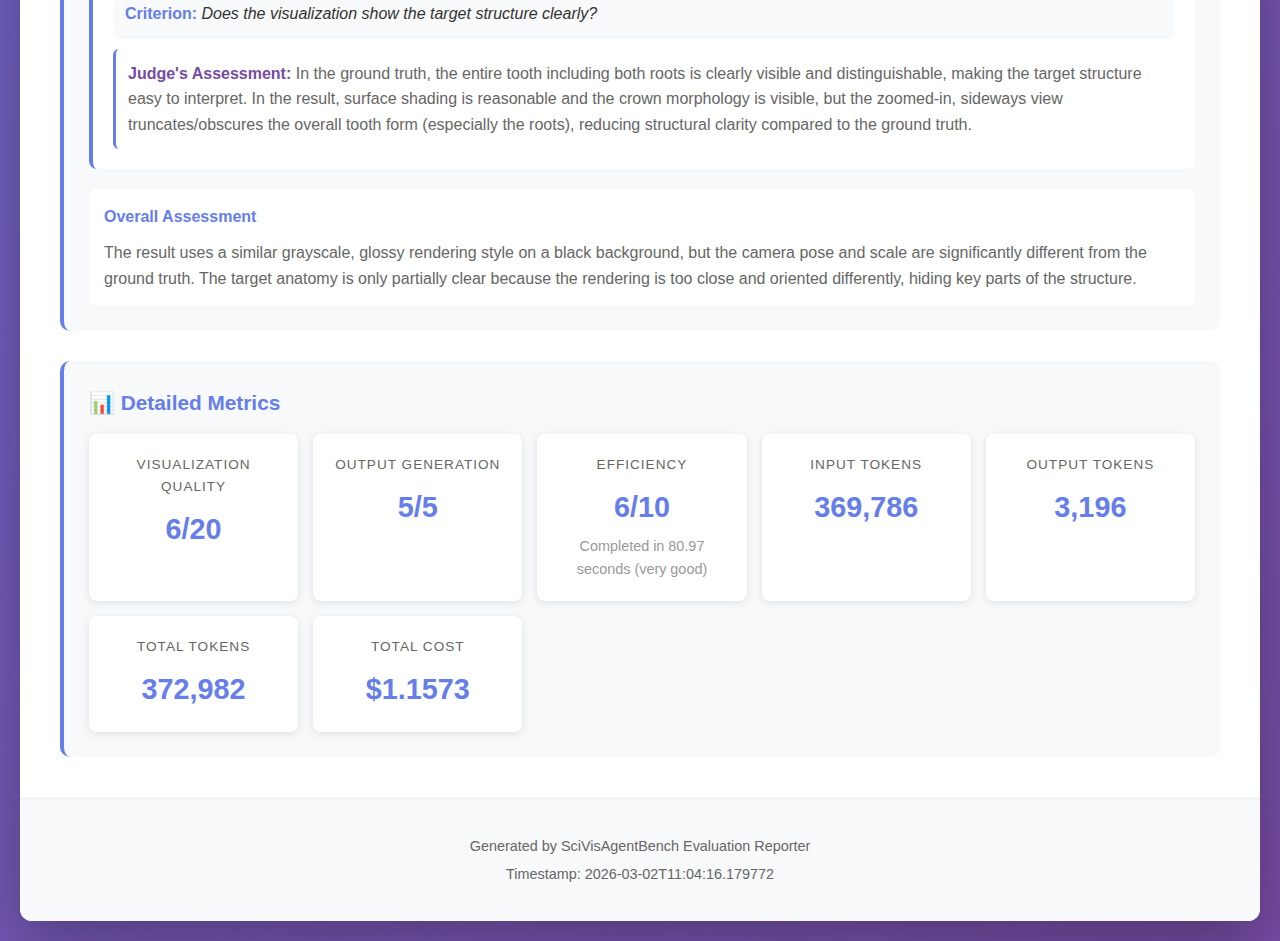
<file: eval_reports/bioimage-napari_mcp/eval_iso_surface_determination/report.html>
<!DOCTYPE html>
<html lang="en">
<head>
    <meta charset="UTF-8">
    <meta name="viewport" content="width=device-width, initial-scale=1.0">
    <title>Evaluation Report - bioimage_agent</title>
    <style>
        
        * {
            margin: 0;
            padding: 0;
            box-sizing: border-box;
        }

        body {
            font-family: -apple-system, BlinkMacSystemFont, 'Segoe UI', Roboto, 'Helvetica Neue', Arial, sans-serif;
            background: linear-gradient(135deg, #667eea 0%, #764ba2 100%);
            color: #333;
            line-height: 1.6;
            padding: 20px;
        }

        .container {
            max-width: 1400px;
            margin: 0 auto;
            background: white;
            border-radius: 12px;
            box-shadow: 0 20px 60px rgba(0,0,0,0.3);
            overflow: hidden;
        }

        .header {
            background: linear-gradient(135deg, #667eea 0%, #764ba2 100%);
            color: white;
            padding: 40px;
            text-align: center;
        }

        .header h1 {
            font-size: 2.5em;
            margin-bottom: 15px;
            font-weight: 700;
        }

        .header-meta {
            display: flex;
            justify-content: center;
            gap: 30px;
            font-size: 1.1em;
            opacity: 0.95;
        }

        .agent-name {
            background: rgba(255, 255, 255, 0.2);
            padding: 8px 20px;
            border-radius: 20px;
            font-weight: 600;
        }

        .timestamp {
            font-size: 0.9em;
            opacity: 0.8;
        }

        .summary {
            padding: 40px;
            background: #f8f9fa;
            border-bottom: 3px solid #667eea;
        }

        .summary h2 {
            color: #667eea;
            margin-bottom: 25px;
            font-size: 2em;
        }

        .summary-grid {
            display: grid;
            grid-template-columns: repeat(auto-fit, minmax(250px, 1fr));
            gap: 20px;
            margin-bottom: 30px;
        }

        .summary-card {
            background: white;
            padding: 25px;
            border-radius: 10px;
            box-shadow: 0 4px 6px rgba(0,0,0,0.1);
            transition: transform 0.3s, box-shadow 0.3s;
        }

        .summary-card:hover {
            transform: translateY(-5px);
            box-shadow: 0 8px 15px rgba(0,0,0,0.2);
        }

        .summary-card h3 {
            color: #667eea;
            font-size: 0.9em;
            text-transform: uppercase;
            letter-spacing: 1px;
            margin-bottom: 10px;
        }

        .summary-card .value {
            font-size: 2.5em;
            font-weight: 700;
            color: #333;
        }

        .summary-card .sub-value {
            font-size: 0.9em;
            color: #666;
            margin-top: 5px;
        }

        .score-excellent { color: #10b981; }
        .score-good { color: #3b82f6; }
        .score-fair { color: #f59e0b; }
        .score-poor { color: #ef4444; }

        .config-info {
            background: white;
            padding: 20px;
            border-radius: 10px;
            margin-top: 20px;
        }

        .config-info h3 {
            color: #667eea;
            margin-bottom: 15px;
        }

        .config-grid {
            display: grid;
            grid-template-columns: repeat(auto-fit, minmax(200px, 1fr));
            gap: 15px;
        }

        .config-item {
            display: flex;
            flex-direction: column;
        }

        .config-item label {
            font-weight: 600;
            color: #666;
            font-size: 0.85em;
            margin-bottom: 5px;
        }

        .config-item value {
            font-size: 1em;
            color: #333;
            font-family: 'Monaco', 'Courier New', monospace;
        }

        .case-nav {
            padding: 30px 40px;
            background: white;
            border-bottom: 2px solid #e5e7eb;
            position: sticky;
            top: 0;
            z-index: 100;
            box-shadow: 0 2px 8px rgba(0,0,0,0.1);
        }

        .case-nav h3 {
            color: #667eea;
            margin-bottom: 15px;
        }

        .case-links {
            display: flex;
            flex-wrap: wrap;
            gap: 10px;
        }

        .case-link {
            padding: 8px 16px;
            background: #f3f4f6;
            border-radius: 6px;
            text-decoration: none;
            color: #667eea;
            font-weight: 500;
            transition: all 0.3s;
            font-size: 0.9em;
        }

        .case-link:hover {
            background: #667eea;
            color: white;
            transform: translateY(-2px);
        }

        .case-link-failed {
            background: #fee2e2;
            color: #dc2626;
            border: 1px solid #fca5a5;
        }

        .case-link-failed:hover {
            background: #dc2626;
            color: white;
            border-color: #dc2626;
        }

        .case-section {
            padding: 40px;
            border-bottom: 3px solid #f3f4f6;
        }

        .case-section:last-child {
            border-bottom: none;
        }

        .case-section-failed {
            background: #fef2f2;
            border-left: 5px solid #dc2626;
            border-bottom: 3px solid #fca5a5;
        }

        .case-header {
            display: flex;
            justify-content: space-between;
            align-items: center;
            margin-bottom: 25px;
            padding-bottom: 15px;
            border-bottom: 3px solid #667eea;
        }

        .case-title-group {
            display: flex;
            align-items: center;
            gap: 15px;
        }

        .case-title {
            font-size: 1.8em;
            color: #333;
            font-weight: 700;
        }

        .status-badge {
            padding: 6px 15px;
            border-radius: 20px;
            font-size: 0.7em;
            font-weight: 600;
            letter-spacing: 0.5px;
        }

        .status-failed {
            background: #fee2e2;
            color: #dc2626;
        }

        .status-warning {
            background: #fef3c7;
            color: #d97706;
        }

        .case-score {
            font-size: 1.5em;
            font-weight: 700;
            padding: 10px 25px;
            border-radius: 50px;
            background: linear-gradient(135deg, #667eea 0%, #764ba2 100%);
            color: white;
        }

        .case-content {
            display: grid;
            gap: 30px;
        }

        .section-box {
            background: #f8f9fa;
            padding: 25px;
            border-radius: 10px;
            border-left: 4px solid #667eea;
        }

        .section-box h3 {
            color: #667eea;
            margin-bottom: 15px;
            font-size: 1.3em;
        }

        .task-description {
            background: white;
            padding: 20px;
            border-radius: 8px;
            white-space: pre-wrap;
            font-family: 'Monaco', 'Courier New', monospace;
            font-size: 0.9em;
            line-height: 1.6;
            border: 1px solid #e5e7eb;
        }

        .image-comparison {
            display: grid;
            grid-template-columns: repeat(auto-fit, minmax(300px, 1fr));
            gap: 20px;
        }

        .image-box {
            background: white;
            padding: 15px;
            border-radius: 10px;
            box-shadow: 0 2px 8px rgba(0,0,0,0.1);
        }

        .image-box h4 {
            color: #667eea;
            margin-bottom: 10px;
            font-size: 1.1em;
        }

        .image-box img {
            width: 100%;
            height: auto;
            border-radius: 8px;
            border: 2px solid #e5e7eb;
        }

        .image-box .no-image {
            width: 100%;
            height: 300px;
            background: #f3f4f6;
            border-radius: 8px;
            display: flex;
            align-items: center;
            justify-content: center;
            color: #9ca3af;
            font-size: 1.1em;
        }

        .rubric-scores {
            display: grid;
            gap: 15px;
        }

        .rubric-item {
            background: white;
            padding: 20px;
            border-radius: 8px;
            border-left: 4px solid #667eea;
        }

        .rubric-header {
            display: flex;
            justify-content: space-between;
            align-items: center;
            margin-bottom: 10px;
        }

        .rubric-title {
            font-weight: 700;
            color: #333;
            flex: 1;
        }

        .rubric-score {
            font-size: 1.3em;
            font-weight: 700;
            padding: 5px 15px;
            border-radius: 20px;
            background: #667eea;
            color: white;
        }

        .rubric-criterion {
            background: #f8f9fa;
            padding: 12px;
            border-radius: 6px;
            margin-top: 10px;
            color: #333;
            line-height: 1.6;
            font-style: italic;
        }

        .rubric-criterion strong {
            color: #667eea;
            font-style: normal;
        }

        .rubric-explanation {
            color: #666;
            line-height: 1.6;
            margin-top: 10px;
            padding: 12px;
            background: white;
            border-radius: 6px;
            border-left: 3px solid #667eea;
        }

        .rubric-explanation strong {
            color: #764ba2;
        }

        .metrics-grid {
            display: grid;
            grid-template-columns: repeat(auto-fit, minmax(200px, 1fr));
            gap: 15px;
        }

        .metric-box {
            background: white;
            padding: 20px;
            border-radius: 8px;
            text-align: center;
            box-shadow: 0 2px 8px rgba(0,0,0,0.1);
        }

        .metric-label {
            font-size: 0.85em;
            color: #666;
            text-transform: uppercase;
            letter-spacing: 1px;
            margin-bottom: 8px;
        }

        .metric-value {
            font-size: 1.8em;
            font-weight: 700;
            color: #667eea;
        }

        .metric-subvalue {
            font-size: 0.9em;
            color: #999;
            margin-top: 5px;
        }

        .code-similarity {
            background: white;
            padding: 20px;
            border-radius: 8px;
            border: 2px solid #667eea;
        }

        .code-similarity h4 {
            color: #667eea;
            margin-bottom: 15px;
        }

        .code-sim-score {
            font-size: 2em;
            font-weight: 700;
            color: #667eea;
            margin-bottom: 10px;
        }

        .code-sim-details {
            color: #666;
            font-size: 0.9em;
        }

        .expandable {
            cursor: pointer;
            user-select: none;
        }

        .expandable::before {
            content: '▼ ';
            display: inline-block;
            transition: transform 0.3s;
        }

        .expandable.collapsed::before {
            transform: rotate(-90deg);
        }

        .expandable-content {
            margin-top: 15px;
            overflow: hidden;
            transition: max-height 0.3s ease-out;
        }

        .expandable-content.collapsed {
            max-height: 0;
            margin-top: 0;
        }

        .footer {
            background: #f8f9fa;
            padding: 30px;
            text-align: center;
            color: #666;
            font-size: 0.9em;
        }

        .footer p {
            margin: 5px 0;
        }

        @media (max-width: 768px) {
            .header h1 {
                font-size: 1.8em;
            }

            .summary-grid {
                grid-template-columns: 1fr;
            }

            .image-comparison {
                grid-template-columns: 1fr;
            }

            .case-header {
                flex-direction: column;
                align-items: flex-start;
                gap: 15px;
            }

            .case-title-group {
                flex-direction: column;
                align-items: flex-start;
                gap: 10px;
            }

            .case-title {
                font-size: 1.5em;
            }
        }
    
    </style>
</head>
<body>
    <div class="container">
        <header class="header">
            <h1>🎯 SciVisAgentBench Evaluation Report</h1>
            <div class="header-meta">
                <span class="agent-name">bioimage_agent</span>
                <span class="timestamp">Generated: 2026-03-02T11:04:16.179772</span>
            </div>
        </header>

        
        <section class="summary">
            <h2>📊 Overall Performance</h2>

            <div class="summary-grid">
                <div class="summary-card">
                    <h3>Overall Score</h3>
                    <div class="value score-poor">
                        48.6%
                    </div>
                    <div class="sub-value">
                        17/35 Points
                    </div>
                </div>

                <div class="summary-card">
                    <h3>Test Cases</h3>
                    <div class="value">
                        1/1
                    </div>
                    <div class="sub-value">
                        Completed Successfully
                    </div>
                </div>

                <div class="summary-card">
                    <h3>Avg Vision Score</h3>
                    <div class="value">
                        30.0%
                    </div>
                    <div class="sub-value">
                        Visualization Quality
                    </div>
                    <div class="sub-value">
                        6/20
                    </div>
                </div>

                <div class="summary-card">
                    <h3>PSNR (Scaled)</h3>
                    <div class="value">
                        N/A
                    </div>
                    <div class="sub-value">
                        Peak SNR (0/1 valid)
                    </div>
                </div>

                <div class="summary-card">
                    <h3>SSIM (Scaled)</h3>
                    <div class="value">
                        N/A
                    </div>
                    <div class="sub-value">
                        Structural Similarity
                    </div>
                </div>

                <div class="summary-card">
                    <h3>LPIPS (Scaled)</h3>
                    <div class="value">
                        N/A
                    </div>
                    <div class="sub-value">
                        Perceptual Distance
                    </div>
                </div>

                <div class="summary-card">
                    <h3>Completion Rate</h3>
                    <div class="value">
                        100.0%
                    </div>
                    <div class="sub-value">
                        Tasks Completed
                    </div>
                </div>
            </div>

            <div style="margin-top: 20px; padding: 15px; background: #f0f9ff; border-radius: 8px; border-left: 4px solid #667eea;">
                <h4 style="color: #667eea; margin-bottom: 10px;">ℹ️ About Scaled Metrics</h4>
                <p style="color: #666; line-height: 1.6; margin: 0;">
                    <strong>Scaled metrics</strong> account for completion rate to enable fair comparison across different evaluation modes.
                    Formula: <em>PSNR<sub>scaled</sub> = (completed_cases / total_cases) × avg(PSNR)</em>,
                    <em>SSIM<sub>scaled</sub> = (completed_cases / total_cases) × avg(SSIM)</em>,
                    <em>LPIPS<sub>scaled</sub> = 1.0 - (completed_cases / total_cases) × (1.0 - avg(LPIPS))</em>.
                    Cases with infinite PSNR (perfect match) are excluded from the PSNR calculation.
                </p>
            </div>

            <div class="config-info">
                <h3>🔧 Configuration</h3>
                <div class="config-grid">
                    <div class="config-item">
                        <label>Provider</label>
                        <value>anthropic</value>
                    </div>
                    <div class="config-item">
                        <label>Model</label>
                        <value>claude-sonnet-4-5</value>
                    </div>
                    <div class="config-item">
                        <label>Base URL</label>
                        <value>https://api.anthropic.com</value>
                    </div>
                    <div class="config-item">
                        <label>Input Price</label>
                        <value>$3.00</value>
                    </div>
                    <div class="config-item">
                        <label>Output Price</label>
                        <value>$15.00</value>
                    </div>
                </div>
            </div>
        </section>
    

        <nav class="case-nav">
            <h3>Jump to Case:</h3>
            <div class="case-links">
                <a href="#operation_1" class="case-link">operation_1</a>
            </div>
        </nav>

        
        <section class="case-section" id="operation_1">
            <div class="case-header">
                <div class="case-title-group">
                    <h2 class="case-title">📝 operation_1</h2>
                    <span class="status-badge status-warning">⚠️ LOW SCORE</span>
                </div>
                <div class="case-score">17/35 (48.6%)</div>
            </div>

            <div class="case-content">
                <div class="section-box">
                    <h3>📋 Task Description</h3>
                    <div class="task-description">1. Read the file "data/dataset_003/eval_iso_surface_determination_target_1.txt" to get the target iso-surface values for different tooth structures.
2. Load data/dataset_003/dataset_003.tif into napari. 
3. Switch to 3D view mode and set the rendering to iso. 
4. Find the iso surface value that shows the target clearly.
5. Rotate the camera to several angles and take a screenshot of the result each time to check if the target structure is clearly visible from different angles.
6. If the target structure is not clearly visible, adjust the iso surface value and take a screenshot again.
7. Stop when the target structure is clearly visible or you have tried five different iso surface values.
8. Save the final screenshot to "eval_iso_surface_determination/screenshot.png".
</div>
                </div>

                
        <div class="section-box">
            <h3>🖼️ Visualization Comparison</h3>
            <div class="image-comparison">
                <div class="image-box">
                    <h4>Ground Truth</h4>
                    <img src="images/operation_1_gt.png" alt="Ground Truth" onerror="this.parentElement.innerHTML='<div class=\'no-image\'>Image not available</div>'">
                </div>
                <div class="image-box">
                    <h4>Agent Result</h4>
                    <img src="images/operation_1_result.png" alt="Result" onerror="this.parentElement.innerHTML='<div class=\'no-image\'>Image not available</div>'">
                </div>
            </div>
        </div>
    

                
        <div class="section-box">
            <h3 class="expandable">📏 Vision Evaluation Rubrics</h3>
            <div class="expandable-content">
                
        <div style="margin-top: 20px; padding: 15px; background: #f8f9fa; border-radius: 8px; border-left: 4px solid #667eea;">
            <h4 style="color: #667eea; margin-bottom: 10px;">Score Summary</h4>
            <div style="display: grid; grid-template-columns: repeat(auto-fit, minmax(150px, 1fr)); gap: 10px; margin-bottom: 10px;">
                <div style="background: white; padding: 10px; border-radius: 6px; text-align: center;">
                    <div style="font-size: 0.85em; color: #666; margin-bottom: 5px;">Total Score</div>
                    <div style="font-size: 1.5em; font-weight: 700; color: #667eea;">6/20</div>
                </div>
                <div style="background: white; padding: 10px; border-radius: 6px; text-align: center;">
                    <div style="font-size: 0.85em; color: #666; margin-bottom: 5px;">Goals</div>
                    <div style="font-size: 1.5em; font-weight: 700; color: #667eea;">2</div>
                </div>
                <div style="background: white; padding: 10px; border-radius: 6px; text-align: center;">
                    <div style="font-size: 0.85em; color: #666; margin-bottom: 5px;">Points/Goal</div>
                    <div style="font-size: 1.5em; font-weight: 700; color: #667eea;">10</div>
                </div>
            </div>
        </div>
    
                <div class="rubric-scores" style="margin-top: 15px;">
                    
            <div class="rubric-item">
                <div class="rubric-header">
                    <div class="rubric-title">Goal 1</div>
                    <div class="rubric-score">2/10</div>
                </div>
                <div class="rubric-criterion">
                    <strong>Criterion:</strong> Does the result rendering look similar to ground truth?
                </div>
                <div class="rubric-explanation">
                    <strong>Judge's Assessment:</strong> The ground truth shows a centered, upright tooth-like structure (crown on top, two roots downward) with a mostly vertical orientation and full object visible. The result image shows the object rotated to a near-horizontal, extreme close-up perspective where the crown fills most of the frame and the roots are largely not visible. Because the viewpoint, framing, and overall composition differ strongly, the rendering does not look similar to the ground truth.
                </div>
            </div>
         
            <div class="rubric-item">
                <div class="rubric-header">
                    <div class="rubric-title">Goal 2</div>
                    <div class="rubric-score">4/10</div>
                </div>
                <div class="rubric-criterion">
                    <strong>Criterion:</strong> Does the visualization show the target structure clearly?
                </div>
                <div class="rubric-explanation">
                    <strong>Judge's Assessment:</strong> In the ground truth, the entire tooth including both roots is clearly visible and distinguishable, making the target structure easy to interpret. In the result, surface shading is reasonable and the crown morphology is visible, but the zoomed-in, sideways view truncates/obscures the overall tooth form (especially the roots), reducing structural clarity compared to the ground truth.
                </div>
            </div>
        
                </div>
                <div style="margin-top: 20px; padding: 15px; background: white; border-radius: 8px;">
                    <h4 style="color: #667eea; margin-bottom: 10px;">Overall Assessment</h4>
                    <p style="color: #666;">The result uses a similar grayscale, glossy rendering style on a black background, but the camera pose and scale are significantly different from the ground truth. The target anatomy is only partially clear because the rendering is too close and oriented differently, hiding key parts of the structure.</p>
                </div>
            </div>
        </div>
    

                

                
        <div class="section-box">
            <h3>📊 Detailed Metrics</h3>
            <div class="metrics-grid">
            <div class="metric-box">
                <div class="metric-label">Visualization Quality</div>
                <div class="metric-value">6/20</div>
            </div>
        
            <div class="metric-box">
                <div class="metric-label">Output Generation</div>
                <div class="metric-value">5/5</div>
            </div>
        
            <div class="metric-box">
                <div class="metric-label">Efficiency</div>
                <div class="metric-value">6/10</div>
                <div class="metric-subvalue">
                    Completed in 80.97 seconds (very good)
                </div>
            </div>
        
            <div class="metric-box">
                <div class="metric-label">Input Tokens</div>
                <div class="metric-value">369,786</div>
            </div>
        
            <div class="metric-box">
                <div class="metric-label">Output Tokens</div>
                <div class="metric-value">3,196</div>
            </div>
        
            <div class="metric-box">
                <div class="metric-label">Total Tokens</div>
                <div class="metric-value">372,982</div>
            </div>
        
            <div class="metric-box">
                <div class="metric-label">Total Cost</div>
                <div class="metric-value">$1.1573</div>
            </div>
        </div>
        </div>
    
            </div>
        </section>
    

        <footer class="footer">
            <p>Generated by SciVisAgentBench Evaluation Reporter</p>
            <p>Timestamp: 2026-03-02T11:04:16.179772</p>
        </footer>
    </div>

    <script>
        
        // Expandable sections
        document.querySelectorAll('.expandable').forEach(element => {
            element.addEventListener('click', function() {
                this.classList.toggle('collapsed');
                const content = this.nextElementSibling;
                if (content && content.classList.contains('expandable-content')) {
                    content.classList.toggle('collapsed');
                }
            });
        });

        // Smooth scrolling for anchor links
        document.querySelectorAll('a[href^="#"]').forEach(anchor => {
            anchor.addEventListener('click', function (e) {
                e.preventDefault();
                const target = document.querySelector(this.getAttribute('href'));
                if (target) {
                    target.scrollIntoView({
                        behavior: 'smooth',
                        block: 'start'
                    });
                }
            });
        });

        // Initialize expandable sections as collapsed
        document.querySelectorAll('.expandable-content').forEach(content => {
            content.style.maxHeight = content.scrollHeight + 'px';
        });

        console.log('📊 Evaluation Report Loaded');
    
    </script>
</body>
</html>
</file>
<file: styles.css>
/* Reset and Base Styles */
* {
    margin: 0;
    padding: 0;
    box-sizing: border-box;
}

:root {
    --primary-color: #2563eb;
    --primary-dark: #1e40af;
    --secondary-color: #64748b;
    --success-color: #10b981;
    --warning-color: #f59e0b;
    --danger-color: #ef4444;
    --bg-primary: #ffffff;
    --bg-secondary: #f8fafc;
    --bg-tertiary: #f1f5f9;
    --text-primary: #0f172a;
    --text-secondary: #475569;
    --text-tertiary: #94a3b8;
    --border-color: #e2e8f0;
    --shadow-sm: 0 1px 2px 0 rgb(0 0 0 / 0.05);
    --shadow-md: 0 4px 6px -1px rgb(0 0 0 / 0.1), 0 2px 4px -2px rgb(0 0 0 / 0.1);
    --shadow-lg: 0 10px 15px -3px rgb(0 0 0 / 0.1), 0 4px 6px -4px rgb(0 0 0 / 0.1);
    --shadow-xl: 0 20px 25px -5px rgb(0 0 0 / 0.1), 0 8px 10px -6px rgb(0 0 0 / 0.1);
}

body {
    font-family: 'Inter', -apple-system, BlinkMacSystemFont, 'Segoe UI', Roboto, 'Helvetica Neue', Arial, sans-serif;
    line-height: 1.6;
    color: var(--text-primary);
    background-color: var(--bg-secondary);
}

.container {
    max-width: 1200px;
    margin: 0 auto;
    padding: 0 20px;
}

/* Navbar */
.navbar {
    background: var(--bg-primary);
    border-bottom: 1px solid var(--border-color);
    position: sticky;
    top: 0;
    z-index: 1000;
    box-shadow: var(--shadow-sm);
}

.navbar .container {
    display: flex;
    justify-content: space-between;
    align-items: center;
    padding: 1rem 20px;
}

.nav-brand h1 {
    font-size: 1.5rem;
    font-weight: 700;
    color: var(--primary-color);
    margin-bottom: 0.25rem;
}

.nav-brand .tagline {
    font-size: 0.75rem;
    color: var(--text-tertiary);
    font-weight: 400;
}

.nav-links {
    display: flex;
    list-style: none;
    gap: 2rem;
    align-items: center;
}

.nav-links a {
    text-decoration: none;
    color: var(--text-secondary);
    font-weight: 500;
    font-size: 0.875rem;
    transition: color 0.2s;
    padding: 0.5rem 0;
}

.nav-links a:hover,
.nav-links a.active {
    color: var(--primary-color);
}

.nav-links a svg {
    display: block;
    transition: transform 0.2s;
}

.nav-links a:hover svg {
    transform: scale(1.1);
}

/* Hero Section */
.hero {
    background: linear-gradient(135deg, #667eea 0%, #764ba2 100%);
    color: white;
    padding: 4rem 0;
    text-align: center;
}

.hero-content h2 {
    font-size: 2.5rem;
    font-weight: 700;
    margin-bottom: 1rem;
}

.hero-description {
    font-size: 1.125rem;
    max-width: 800px;
    margin: 0 auto 2rem;
    opacity: 0.95;
}

.hero-stats {
    display: flex;
    justify-content: center;
    gap: 4rem;
    margin: 2rem 0;
}

.stat {
    display: flex;
    flex-direction: column;
}

.stat-number {
    font-size: 3rem;
    font-weight: 700;
}

.stat-label {
    font-size: 0.875rem;
    opacity: 0.9;
    text-transform: uppercase;
    letter-spacing: 0.05em;
}

.cta-buttons {
    display: flex;
    gap: 1rem;
    justify-content: center;
    margin-top: 2rem;
}

/* Buttons */
.btn {
    display: inline-block;
    padding: 0.75rem 1.5rem;
    border-radius: 0.5rem;
    font-weight: 600;
    font-size: 0.875rem;
    text-decoration: none;
    transition: all 0.2s;
    border: none;
    cursor: pointer;
}

.btn-primary {
    background: var(--primary-color);
    color: white;
}

.btn-primary:hover {
    background: var(--primary-dark);
    transform: translateY(-1px);
    box-shadow: var(--shadow-lg);
}

.btn-secondary {
    background: white;
    color: var(--primary-color);
    border: 2px solid var(--primary-color);
}

.btn-secondary:hover {
    background: var(--bg-secondary);
}

.btn-large {
    padding: 1rem 2rem;
    font-size: 1rem;
}

/* Sections */
section {
    padding: 4rem 0;
}

.section-title {
    font-size: 2rem;
    font-weight: 700;
    margin-bottom: 1rem;
    color: var(--text-primary);
}

.section-description {
    font-size: 1.125rem;
    color: var(--text-secondary);
    max-width: 800px;
    margin-bottom: 2rem;
}

/* Benchmark Section */
.benchmark-section {
    background: var(--bg-secondary);
    padding: 3rem 0;
}

/* Dashboard Section */
.dashboard-section {
    background: var(--bg-secondary);
}

/* Benchmark Overview */
.benchmark-overview {
    background: linear-gradient(135deg, #667eea15 0%, #764ba215 100%);
    border-radius: 1rem;
    padding: 0;
    margin-bottom: 2.5rem;
    box-shadow: var(--shadow-lg);
    border: 1px solid var(--border-color);
    overflow: hidden;
}

.overview-header {
    background: linear-gradient(135deg, #667eea 0%, #764ba2 100%);
    padding: 2rem;
    text-align: center;
}

.overview-title {
    font-size: 1.75rem;
    font-weight: 700;
    color: white;
    margin-bottom: 1.5rem;
}

.overview-stats-highlight {
    display: flex;
    justify-content: center;
    gap: 3rem;
    flex-wrap: wrap;
}

.highlight-item {
    display: flex;
    flex-direction: column;
    align-items: center;
    background: rgba(255, 255, 255, 0.2);
    backdrop-filter: blur(10px);
    padding: 1rem 2rem;
    border-radius: 0.75rem;
    border: 1px solid rgba(255, 255, 255, 0.3);
}

.highlight-number {
    font-size: 2.5rem;
    font-weight: 800;
    color: white;
    line-height: 1;
}

.highlight-label {
    font-size: 0.875rem;
    color: rgba(255, 255, 255, 0.9);
    font-weight: 500;
    margin-top: 0.5rem;
}

.overview-content {
    padding: 2rem;
    background: var(--bg-primary);
}

.overview-section {
    margin-bottom: 2rem;
}

.overview-section:last-child {
    margin-bottom: 0;
}

.section-header {
    display: flex;
    align-items: center;
    gap: 0.5rem;
    font-size: 1.25rem;
    font-weight: 600;
    color: var(--text-primary);
    margin-bottom: 1.25rem;
    padding-bottom: 0.75rem;
    border-bottom: 2px solid var(--bg-tertiary);
}

.section-icon {
    color: var(--primary-color);
}

.category-grid-overview {
    display: grid;
    grid-template-columns: repeat(auto-fit, minmax(280px, 1fr));
    gap: 1rem;
}

.category-item {
    display: flex;
    align-items: flex-start;
    gap: 1rem;
    padding: 1rem;
    background: var(--bg-secondary);
    border-radius: 0.5rem;
    border: 1px solid var(--border-color);
    transition: all 0.3s ease;
}

.category-item:hover {
    transform: translateY(-2px);
    box-shadow: var(--shadow-md);
    border-color: var(--primary-color);
}

.category-icon {
    font-size: 2rem;
    line-height: 1;
    flex-shrink: 0;
}

.category-content {
    flex: 1;
    min-width: 0;
}

.category-name {
    font-weight: 600;
    color: var(--text-primary);
    font-size: 0.9375rem;
    margin-bottom: 0.25rem;
}

.category-count {
    font-size: 1.125rem;
    font-weight: 700;
    color: var(--primary-color);
    margin-bottom: 0.25rem;
}

.category-desc {
    font-size: 0.8125rem;
    color: var(--text-secondary);
    line-height: 1.4;
}

.institution-grid {
    display: grid;
    grid-template-columns: repeat(auto-fit, minmax(250px, 1fr));
    gap: 1rem;
}

.institution-card {
    background: linear-gradient(135deg, var(--bg-secondary) 0%, var(--bg-tertiary) 100%);
    padding: 1.5rem;
    border-radius: 0.75rem;
    border: 1px solid var(--border-color);
    text-align: center;
    transition: all 0.3s ease;
}

.institution-card:hover {
    transform: translateY(-2px);
    box-shadow: var(--shadow-md);
    border-color: var(--primary-color);
}

.institution-name {
    font-weight: 600;
    color: var(--text-primary);
    font-size: 0.9375rem;
    margin-bottom: 0.5rem;
    line-height: 1.3;
}

.institution-abbr {
    display: inline-block;
    background: var(--primary-color);
    color: white;
    padding: 0.25rem 0.75rem;
    border-radius: 1rem;
    font-size: 0.75rem;
    font-weight: 600;
    margin-bottom: 0.75rem;
}

.institution-count {
    font-size: 1.5rem;
    font-weight: 700;
    color: var(--primary-color);
}

.contributors-footer {
    display: flex;
    align-items: center;
    justify-content: center;
    gap: 0.5rem;
    padding: 1.25rem;
    background: var(--bg-secondary);
    border-radius: 0.5rem;
    margin-top: 2rem;
    border: 1px solid var(--border-color);
}

.footer-icon {
    color: var(--primary-color);
    flex-shrink: 0;
}

.contributors-footer span {
    font-size: 0.875rem;
    color: var(--text-secondary);
    line-height: 1.5;
}

.contributors-footer strong {
    color: var(--text-primary);
}

.category-grid {
    display: grid;
    grid-template-columns: repeat(2, 1fr);
    gap: 1.5rem;
    margin-bottom: 3rem;
}

.category-card {
    background: var(--bg-primary);
    border-radius: 0.75rem;
    padding: 1.5rem;
    box-shadow: var(--shadow-md);
    border: 1px solid var(--border-color);
}

.category-card-wide {
    grid-column: 1 / -1;
}

.category-card h3 {
    font-size: 1.25rem;
    font-weight: 600;
    margin-bottom: 1rem;
    color: var(--text-primary);
}

.category-stats {
    display: flex;
    flex-direction: column;
    gap: 0.75rem;
}

.category-stats-grid {
    display: grid;
    grid-template-columns: repeat(auto-fit, minmax(280px, 1fr));
    gap: 0.75rem;
}

.stat-item {
    display: flex;
    align-items: center;
    padding: 0.5rem;
    background: var(--bg-secondary);
    border-radius: 0.375rem;
}

.stat-item .count {
    font-weight: 700;
    font-size: 1.25rem;
    color: var(--primary-color);
    min-width: 3rem;
}

.stat-item .label {
    font-size: 0.875rem;
    color: var(--text-secondary);
}

/* Contributors Section */
.contributors-section {
    margin-top: 3rem;
}

.contributors-section h3 {
    font-size: 1.5rem;
    font-weight: 600;
    margin-bottom: 1.5rem;
}

.table-container {
    background: var(--bg-primary);
    border-radius: 0.75rem;
    overflow: hidden;
    box-shadow: var(--shadow-md);
    border: 1px solid var(--border-color);
}

.contributors-table {
    width: 100%;
    border-collapse: collapse;
}

.contributors-table thead {
    background: var(--bg-tertiary);
}

.contributors-table th {
    padding: 1rem;
    text-align: left;
    font-weight: 600;
    font-size: 0.875rem;
    color: var(--text-secondary);
    text-transform: uppercase;
    letter-spacing: 0.05em;
}

.contributors-table td {
    padding: 1rem;
    border-top: 1px solid var(--border-color);
    font-size: 0.875rem;
}

.contributors-table tbody tr:hover {
    background: var(--bg-secondary);
}

.empty-state td {
    text-align: center;
    color: var(--text-tertiary);
    padding: 3rem;
}

/* Submit Section */
.submit-section {
    background: var(--bg-primary);
}

.submission-form {
    max-width: 900px;
    margin: 0 auto;
}

.form-section {
    background: var(--bg-secondary);
    padding: 2rem;
    border-radius: 0.75rem;
    margin-bottom: 2rem;
    border: 1px solid var(--border-color);
}

.form-section h3 {
    font-size: 1.25rem;
    font-weight: 600;
    margin-bottom: 1.5rem;
    color: var(--text-primary);
}

.form-grid {
    display: grid;
    grid-template-columns: repeat(auto-fit, minmax(250px, 1fr));
    gap: 1.5rem;
}

.form-group {
    display: flex;
    flex-direction: column;
}

.form-group.full-width {
    grid-column: 1 / -1;
}

.form-group label {
    font-weight: 500;
    font-size: 0.875rem;
    margin-bottom: 0.5rem;
    color: var(--text-primary);
}

.form-group input[type="text"],
.form-group input[type="email"],
.form-group input[type="file"],
.form-group textarea,
.form-group select {
    padding: 0.75rem;
    border: 1px solid var(--border-color);
    border-radius: 0.5rem;
    font-size: 0.875rem;
    font-family: inherit;
    background: var(--bg-primary);
    transition: border-color 0.2s, box-shadow 0.2s;
}

.form-group input[type="text"]:focus,
.form-group input[type="email"]:focus,
.form-group input[type="file"]:focus,
.form-group textarea:focus,
.form-group select:focus {
    outline: none;
    border-color: var(--primary-color);
    box-shadow: 0 0 0 3px rgba(37, 99, 235, 0.1);
}

.form-group textarea {
    resize: vertical;
    min-height: 100px;
}

.form-group small {
    margin-top: 0.5rem;
    font-size: 0.75rem;
    color: var(--text-tertiary);
}

.checkbox-group {
    display: flex;
    flex-direction: column;
    gap: 0.75rem;
}

.checkbox-label {
    display: flex;
    align-items: flex-start;
    gap: 0.75rem;
    cursor: pointer;
    padding: 0.75rem;
    border-radius: 0.5rem;
    transition: background-color 0.2s;
}

.checkbox-label:hover {
    background: var(--bg-primary);
}

.checkbox-label input[type="checkbox"],
.checkbox-label input[type="radio"] {
    margin-top: 0.25rem;
    width: 1rem;
    height: 1rem;
    cursor: pointer;
}

.checkbox-label span {
    flex: 1;
    font-size: 0.875rem;
    color: var(--text-primary);
}

.complexity-easy::before {
    content: "🟢 ";
}

.complexity-medium::before {
    content: "🟡 ";
}

.complexity-hard::before {
    content: "🔴 ";
}

.form-actions {
    display: flex;
    gap: 1rem;
    justify-content: center;
    margin-top: 2rem;
}

/* About Section */
.about-section {
    background: var(--bg-secondary);
}

.about-content {
    max-width: 800px;
    margin: 0 auto;
}

.about-text h3 {
    font-size: 1.5rem;
    font-weight: 600;
    margin-top: 2rem;
    margin-bottom: 1rem;
    color: var(--text-primary);
}

.about-text h3:first-child {
    margin-top: 0;
}

.about-text p {
    margin-bottom: 1rem;
    color: var(--text-secondary);
    line-height: 1.7;
}

.about-text ul {
    list-style: none;
    margin-bottom: 1rem;
}

.about-text ul li {
    padding-left: 1.5rem;
    margin-bottom: 0.5rem;
    position: relative;
    color: var(--text-secondary);
}

.about-text ul li::before {
    content: "→";
    position: absolute;
    left: 0;
    color: var(--primary-color);
    font-weight: 700;
}

.paper-links {
    display: flex;
    gap: 1rem;
    margin-top: 2rem;
}

/* Footer */
.footer {
    background: var(--text-primary);
    color: white;
    padding: 3rem 0 1rem;
}

.footer-content {
    display: grid;
    grid-template-columns: repeat(auto-fit, minmax(250px, 1fr));
    gap: 2rem;
    margin-bottom: 2rem;
}

.footer-section h4 {
    font-size: 1rem;
    font-weight: 600;
    margin-bottom: 1rem;
}

.footer-section p {
    font-size: 0.875rem;
    opacity: 0.8;
    line-height: 1.6;
}

.footer-section ul {
    list-style: none;
}

.footer-section ul li {
    margin-bottom: 0.5rem;
}

.footer-section ul li a {
    color: white;
    text-decoration: none;
    font-size: 0.875rem;
    opacity: 0.8;
    transition: opacity 0.2s;
}

.footer-section ul li a:hover {
    opacity: 1;
}

.footer-bottom {
    text-align: center;
    padding-top: 2rem;
    border-top: 1px solid rgba(255, 255, 255, 0.1);
}

.footer-bottom p {
    font-size: 0.875rem;
    opacity: 0.6;
}

/* Responsive Design */
@media (max-width: 1024px) {
    .category-stats-grid {
        grid-template-columns: repeat(auto-fit, minmax(220px, 1fr));
    }
}

@media (max-width: 768px) {
    .nav-links {
        gap: 1rem;
    }

    .hero-content h2 {
        font-size: 2rem;
    }

    .hero-stats {
        flex-direction: column;
        gap: 2rem;
    }

    .category-grid {
        grid-template-columns: 1fr;
    }

    .category-stats-grid {
        grid-template-columns: 1fr;
    }

    .form-grid {
        grid-template-columns: 1fr;
    }

    .cta-buttons {
        flex-direction: column;
    }

    .paper-links {
        flex-direction: column;
    }
}

/* Page-based Navigation */
.page {
    display: none;
}

.page.active {
    display: block;
}

/* Info Box */
.info-box {
    background: #fff3cd;
    border: 1px solid #ffc107;
    border-radius: 0.5rem;
    padding: 1.5rem;
    margin-bottom: 2rem;
}

.info-box h4 {
    margin-bottom: 0.75rem;
    color: #856404;
}

.info-box p {
    margin-bottom: 0.75rem;
    color: #856404;
}

.info-box ul {
    margin-left: 1.5rem;
    color: #856404;
}

.info-box ul li {
    margin-bottom: 0.5rem;
}

.info-box a {
    color: #004085;
    text-decoration: underline;
}

/* Smooth Scrolling */
html {
    scroll-behavior: smooth;
}

/* Loading Animation */
@keyframes pulse {
    0%, 100% {
        opacity: 1;
    }
    50% {
        opacity: 0.5;
    }
}

.loading {
    animation: pulse 2s cubic-bezier(0.4, 0, 0.6, 1) infinite;
}

/* Success Message */
.success-message {
    background: var(--success-color);
    color: white;
    padding: 1rem;
    border-radius: 0.5rem;
    margin-bottom: 1rem;
    display: none;
}

.success-message.show {
    display: block;
}

/* Error Message */
.error-message {
    background: var(--danger-color);
    color: white;
    padding: 1rem;
    border-radius: 0.5rem;
    margin-bottom: 1rem;
    display: none;
}

.error-message.show {
    display: block;
}

/* Domain Stats Grid */
.domain-stats-grid {
    display: grid;
    grid-template-columns: repeat(auto-fill, minmax(200px, 1fr));
    gap: 0.75rem;
}

.domain-stats-grid.complexity-grid {
    grid-template-columns: repeat(3, 1fr);
    gap: 1rem;
    margin-top: 1rem;
}

.stat-item-small {
    display: flex;
    justify-content: space-between;
    align-items: center;
    padding: 0.75rem 1rem;
    background: var(--bg-primary);
    border-radius: 0.5rem;
    border: 1px solid var(--border-color);
}

.stat-item-small .stat-label {
    font-size: 0.875rem;
    color: var(--text-secondary);
    font-weight: 500;
}

.stat-item-small .stat-count {
    font-size: 0.875rem;
    color: var(--text-primary);
    font-weight: 600;
}

/* Test Cases Browser */
.test-cases-browser {
    background: var(--bg-primary);
    border-radius: 0.75rem;
    padding: 2rem;
    margin-top: 2rem;
    box-shadow: var(--shadow-md);
}

.browser-header {
    margin-bottom: 2rem;
}

.browser-title {
    font-size: 1.75rem;
    font-weight: 700;
    color: var(--text-primary);
    margin-bottom: 0.5rem;
}

.browser-description {
    font-size: 1rem;
    color: var(--text-secondary);
}

/* Note Text */
.note-text {
    font-size: 0.875rem;
    color: var(--text-tertiary);
    font-style: italic;
    margin-top: 0.75rem;
}

/* Filters Container */
.filters-container {
    margin-bottom: 2rem;
}

.filters-grid {
    display: grid;
    grid-template-columns: repeat(3, 1fr);
    gap: 1.5rem;
    margin-bottom: 1.5rem;
}

.filter-panel {
    background: var(--bg-secondary);
    padding: 1.25rem;
    border-radius: 0.75rem;
    border: 1px solid var(--border-color);
}

.filter-panel-wide {
    grid-column: 1 / -1;
}

.filter-title {
    font-size: 0.875rem;
    font-weight: 600;
    color: var(--text-primary);
    margin-bottom: 1rem;
    text-transform: uppercase;
    letter-spacing: 0.05em;
}

.filter-options {
    display: flex;
    flex-direction: column;
    gap: 0.5rem;
}

.filter-options-grid {
    display: grid;
    grid-template-columns: repeat(3, 1fr);
    gap: 0.5rem;
}

.filter-checkbox {
    display: flex;
    align-items: center;
    gap: 0.5rem;
    padding: 0.5rem 0.75rem;
    border-radius: 0.375rem;
    cursor: pointer;
    transition: background-color 0.2s;
    font-size: 0.875rem;
    color: var(--text-primary);
}

.filter-checkbox:hover {
    background: var(--bg-primary);
}

.filter-checkbox input[type="checkbox"] {
    cursor: pointer;
    width: 16px;
    height: 16px;
    flex-shrink: 0;
}

.filter-checkbox .count {
    margin-left: auto;
    color: var(--text-tertiary);
    font-size: 0.75rem;
    font-weight: 500;
}

.filter-actions {
    display: flex;
    gap: 1rem;
    align-items: center;
    padding: 1rem 1.5rem;
    background: var(--bg-secondary);
    border-radius: 0.75rem;
    border: 1px solid var(--border-color);
}

.filter-count {
    font-size: 0.875rem;
    color: var(--text-secondary);
    font-weight: 600;
    margin-left: auto;
}

/* Test Cases Table */
.test-cases-table-container {
    overflow-x: auto;
    border-radius: 0.5rem;
    border: 1px solid var(--border-color);
}

.test-cases-table {
    width: 100%;
    border-collapse: collapse;
    font-size: 0.875rem;
}

.test-cases-table thead {
    background: var(--bg-tertiary);
    position: sticky;
    top: 0;
    z-index: 10;
}

.test-cases-table th:nth-child(1) { width: 20%; }
.test-cases-table th:nth-child(2) { width: 15%; }
.test-cases-table th:nth-child(3) { width: 15%; }
.test-cases-table th:nth-child(4) { width: 12%; }
.test-cases-table th:nth-child(5) { width: 38%; }

.test-cases-table th {
    padding: 1rem;
    text-align: left;
    font-weight: 600;
    color: var(--text-secondary);
    text-transform: uppercase;
    letter-spacing: 0.05em;
    font-size: 0.75rem;
    border-bottom: 2px solid var(--border-color);
}

.test-cases-table td {
    padding: 1rem;
    border-top: 1px solid var(--border-color);
    color: var(--text-primary);
}

.test-cases-table tbody tr:hover {
    background: var(--bg-secondary);
}

.test-cases-table .case-name {
    font-weight: 500;
    color: var(--primary-color);
}

.test-cases-table .tag {
    display: inline-block;
    padding: 0.25rem 0.5rem;
    background: var(--bg-tertiary);
    border-radius: 0.25rem;
    font-size: 0.75rem;
    margin-right: 0.25rem;
    margin-bottom: 0.25rem;
    color: var(--text-secondary);
}

.loading-state td {
    text-align: center;
    color: var(--text-tertiary);
    padding: 3rem;
}

@media (max-width: 1280px) {
    .domain-stats-grid {
        grid-template-columns: repeat(auto-fill, minmax(150px, 1fr));
    }

    .filters-grid {
        grid-template-columns: repeat(2, 1fr);
    }

    .filter-options-grid {
        grid-template-columns: repeat(2, 1fr);
    }
}

@media (max-width: 1024px) {
    .filter-actions {
        flex-direction: column;
        align-items: stretch;
    }

    .filter-count {
        margin-left: 0;
        text-align: center;
    }
}

@media (max-width: 768px) {
    .filters-grid {
        grid-template-columns: 1fr;
    }

    .filter-options-grid {
        grid-template-columns: 1fr;
    }

    .test-cases-table-container {
        font-size: 0.75rem;
    }

    .test-cases-table th,
    .test-cases-table td {
        padding: 0.75rem 0.5rem;
    }
}
</file>
